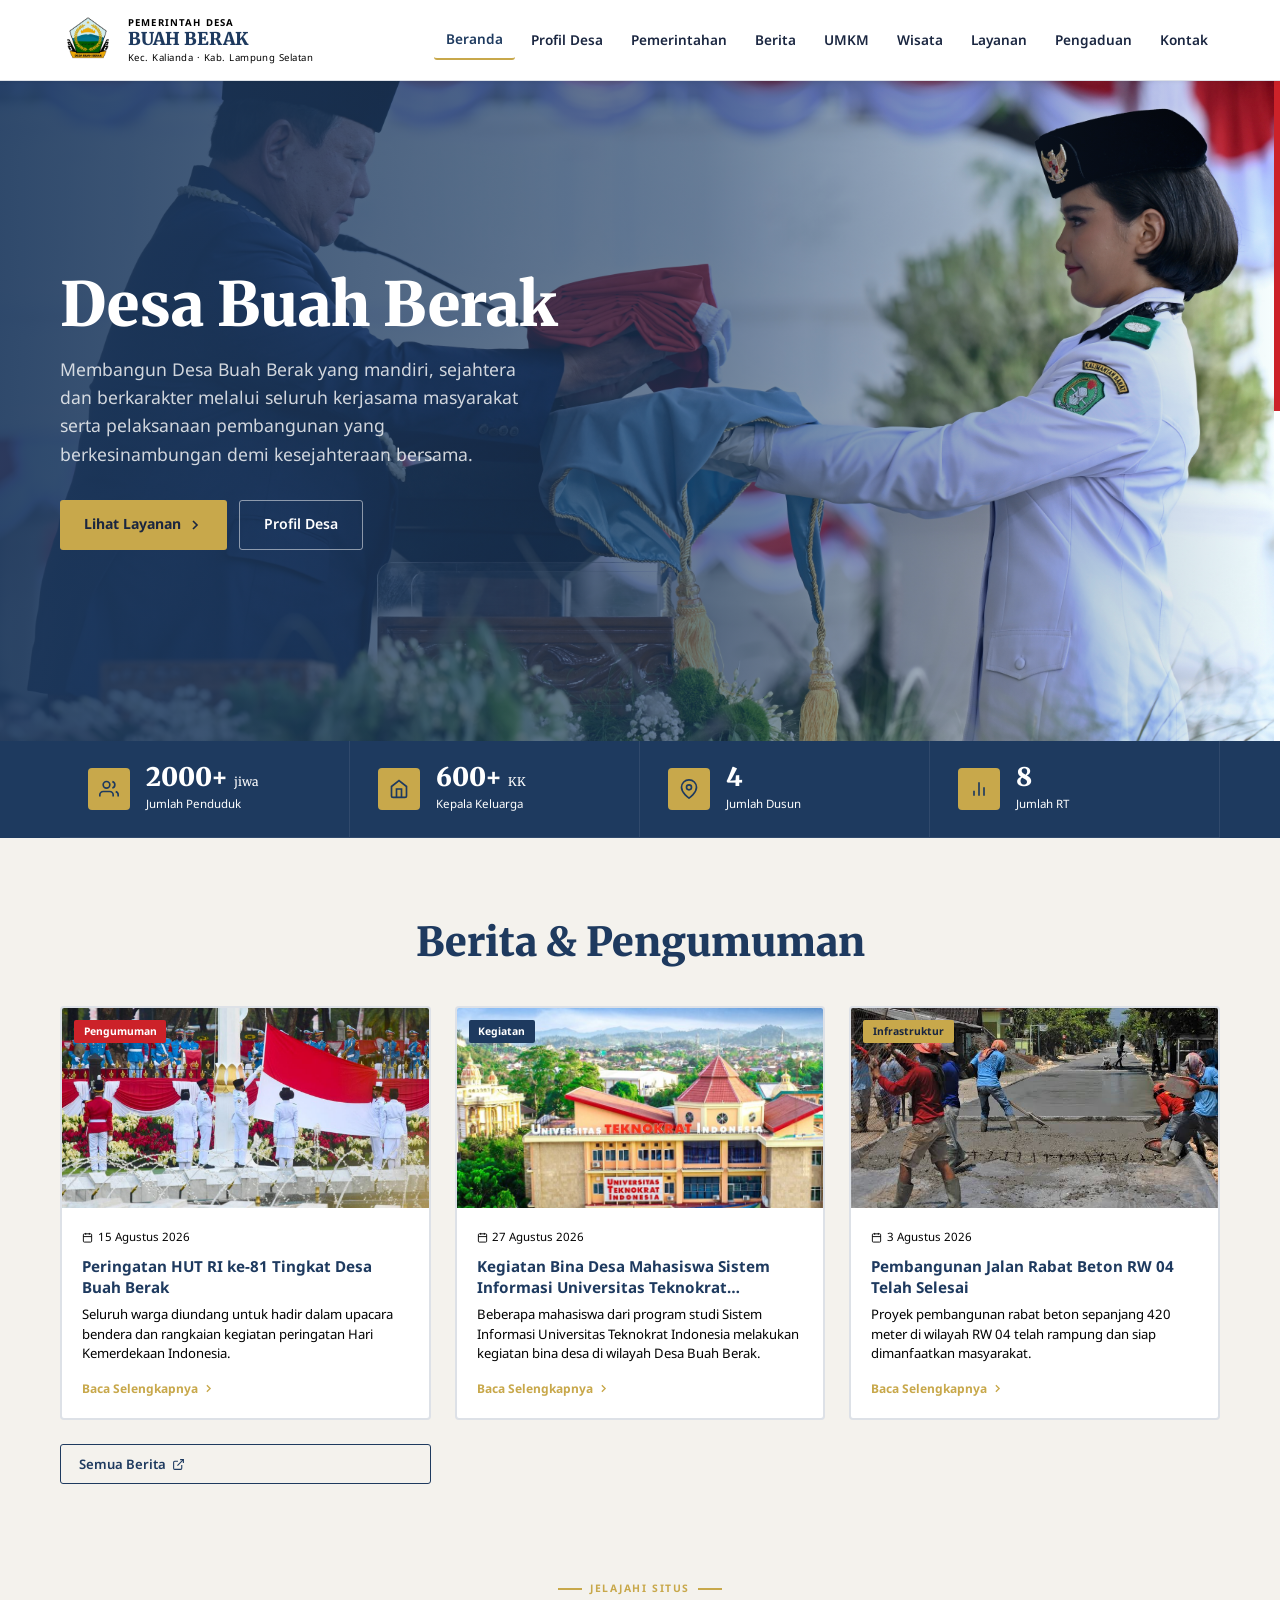
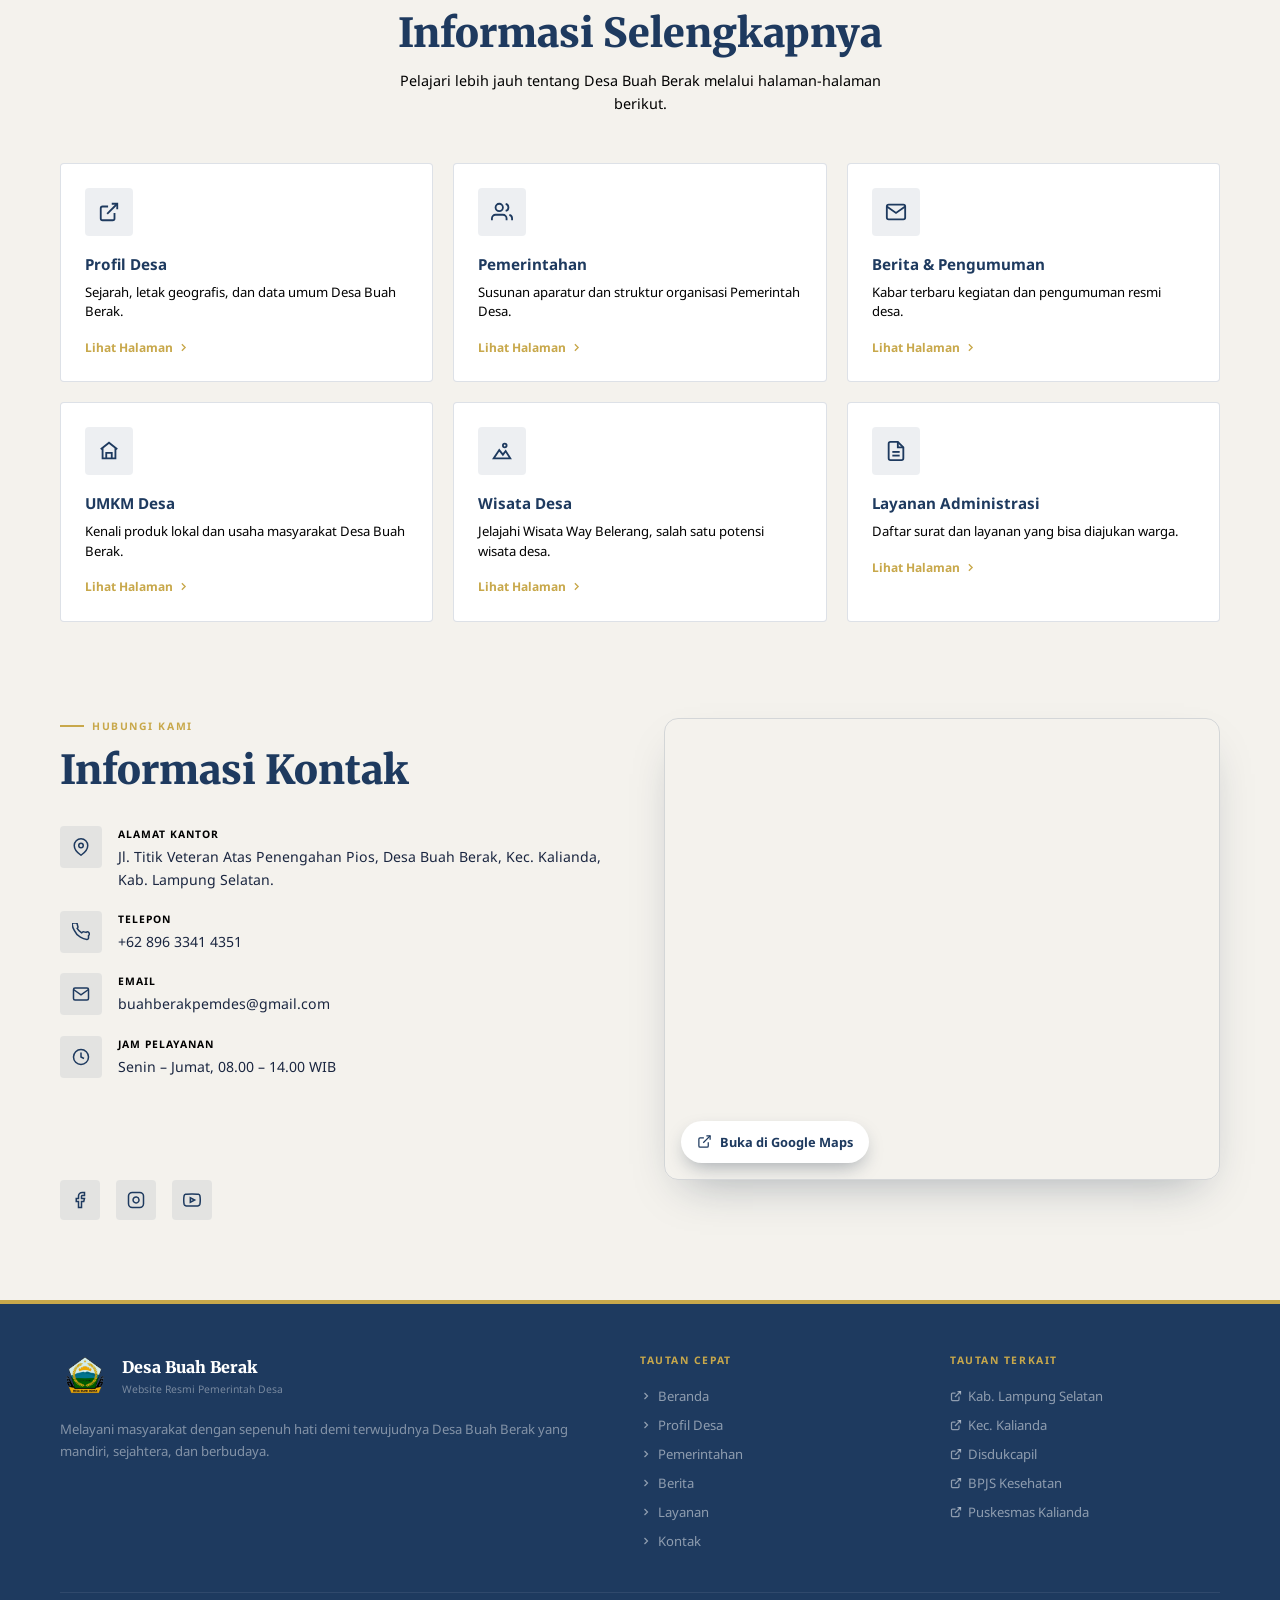
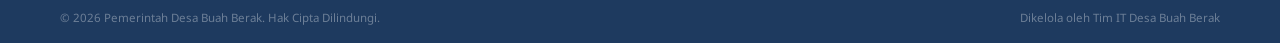
<file: index.html>
<!DOCTYPE html>
<html lang="id">
<head>
  <meta charset="UTF-8" />
  <meta name="viewport" content="width=device-width, initial-scale=1.0" />
  <title>Website Desa Buah Berak</title>
  <link rel="preconnect" href="https://fonts.googleapis.com" />
  <link rel="preconnect" href="https://fonts.gstatic.com" crossorigin />
  <link href="https://fonts.googleapis.com/css2?family=Merriweather:wght@400;700;900&family=Noto+Sans:wght@400;500;600;700&display=swap" rel="stylesheet" />
  <link rel="stylesheet" href="css/style.css" />
</head>
<body>

  <!-- ═══ HEADER ═══ -->
  <header class="header">
    <div class="container inner">
      <div class="logo-area">
        <img src="img/LogoDesaBuahBerak.png" alt="Logo Desa Buah Berak" />
        <div class="logo-text">
          <div class="kecamatan">Pemerintah Desa</div>
          <div class="desa-name">BUAH BERAK</div>
          <div class="sub">Kec. Kalianda &middot; Kab. Lampung Selatan</div>
        </div>
      </div>

      <nav class="nav">
        <a href="index.html#beranda" class="active">Beranda</a>
        <a href="profil.html">Profil Desa</a>
        <a href="pemerintahan.html">Pemerintahan</a>
        <a href="berita.html">Berita</a>
        <a href="umkm.html">UMKM</a>
        <a href="wisata.html">Wisata</a>
        <a href="layanan.html">Layanan</a>
        <a href="pengaduan.html">Pengaduan</a>
        <a href="index.html#kontak">Kontak</a>
      </nav>

      <button class="hamburger" id="hamburger" aria-label="Menu">
        <span></span><span></span><span></span>
      </button>
    </div>

    <nav class="mobile-nav" id="mobileNav">
      <a href="index.html#beranda" onclick="closeMobileNav()">Beranda</a>
      <a href="profil.html" onclick="closeMobileNav()">Profil Desa</a>
      <a href="pemerintahan.html" onclick="closeMobileNav()">Pemerintahan</a>
      <a href="berita.html" onclick="closeMobileNav()">Berita</a>
      <a href="umkm.html" onclick="closeMobileNav()">UMKM</a>
      <a href="wisata.html" onclick="closeMobileNav()">Wisata</a>
      <a href="layanan.html" onclick="closeMobileNav()">Layanan</a>
      <a href="index.html#kontak" onclick="closeMobileNav()">Kontak</a>
    </nav>
  </header>

<section class="hero" id="beranda">
    <img
      class="hero-img"
      src="img/profil.jpeg"
    />
    <div class="hero-overlay"></div>
    <div class="hero-stripe"><div class="red"></div><div class="white"></div></div>
    <div class="hero-content container">
      <div class="hero-inner">
        <h1>Desa Buah Berak</h1>
        <p>Membangun Desa Buah Berak yang mandiri, sejahtera dan berkarakter melalui seluruh kerjasama
           masyarakat serta pelaksanaan pembangunan yang berkesinambungan demi kesejahteraan bersama.</p>
        <div class="hero-btns">
          <a href="layanan.html" class="btn-primary">
            Lihat Layanan
            <svg viewBox="0 0 24 24" width="16" height="16" stroke="currentColor" fill="none" stroke-width="2.5"><polyline points="9 18 15 12 9 6"/></svg>
          </a>
          <a href="profil.html" class="btn-outline">Profil Desa</a>
        </div>
      </div>
    </div>
  </section>

<section class="stats">
    <div class="container">
      <div class="stats-grid">
        <!-- Penduduk -->
        <div class="stat-item">
          <div class="stat-icon">
            <svg viewBox="0 0 24 24"><path d="M17 21v-2a4 4 0 00-4-4H5a4 4 0 00-4 4v2"/><circle cx="9" cy="7" r="4"/><path d="M23 21v-2a4 4 0 00-3-3.87"/><path d="M16 3.13a4 4 0 010 7.75"/></svg>
          </div>
          <div>
            <div class="stat-val">2000+ <span class="stat-unit">jiwa</span></div>
            <div class="stat-label">Jumlah Penduduk</div>
          </div>
        </div>
        <!-- KK -->
        <div class="stat-item">
          <div class="stat-icon">
            <svg viewBox="0 0 24 24"><path d="M3 9l9-7 9 7v11a2 2 0 01-2 2H5a2 2 0 01-2-2z"/><polyline points="9 22 9 12 15 12 15 22"/></svg>
          </div>
          <div>
            <div class="stat-val">600+ <span class="stat-unit">KK</span></div>
            <div class="stat-label">Kepala Keluarga</div>
          </div>
        </div>
        <!-- Luas -->
        <div class="stat-item">
          <div class="stat-icon">
            <svg viewBox="0 0 24 24"><path d="M21 10c0 7-9 13-9 13S3 17 3 10a9 9 0 0118 0z"/><circle cx="12" cy="10" r="3"/></svg>
          </div>
          <div>
            <div class="stat-val">4</div>
            <div class="stat-label">Jumlah Dusun</div>
          </div>
        </div>
        <!-- RT/RW -->
        <div class="stat-item">
          <div class="stat-icon">
            <svg viewBox="0 0 24 24"><line x1="18" y1="20" x2="18" y2="10"/><line x1="12" y1="20" x2="12" y2="4"/><line x1="6" y1="20" x2="6" y2="14"/></svg>
          </div>
          <div>
            <div class="stat-val">8</div>
            <div class="stat-label">Jumlah RT</div>
          </div>
        </div>
      </div>
    </div>
  </section>

  <!-- ═══ BERITA TERBARU ═══ -->
<section class="berita-home" id="berita">
    <div class="container">
      <div class="berita-header" style="justify-content: center;">
        <div>
          <h2 class="section-title">Berita &amp; Pengumuman</h2>
        </div>
      </div>
      <div class="berita-grid">

        <article class="berita-card">
          <div class="berita-thumb">
            <img src="img/hut-ri.jpeg" alt="HUT RI ke-81" />
            <span class="berita-badge badge-pengumuman">Pengumuman</span>
          </div>
          <div class="berita-body">
            <div class="berita-date">
              <svg viewBox="0 0 24 24"><rect x="3" y="4" width="18" height="18" rx="2"/><line x1="16" y1="2" x2="16" y2="6"/><line x1="8" y1="2" x2="8" y2="6"/><line x1="3" y1="10" x2="21" y2="10"/></svg>
              15 Agustus 2026
            </div>
            <h3>Peringatan HUT RI ke-81 Tingkat Desa Buah Berak</h3>
            <p>Seluruh warga diundang untuk hadir dalam upacara bendera dan rangkaian kegiatan peringatan Hari Kemerdekaan Indonesia.</p>
            <a class="berita-more" href="berita-detail.html?id=hut-ri">Baca Selengkapnya <svg viewBox="0 0 24 24"><polyline points="9 18 15 12 9 6"/></svg></a>
          </div>
        </article>

        <article class="berita-card">
          <div class="berita-thumb">
            <img src="img/tekno.jpg" alt="Musyawarah Desa" />
            <span class="berita-badge badge-kegiatan">Kegiatan</span>
          </div>
          <div class="berita-body">
            <div class="berita-date">
              <svg viewBox="0 0 24 24"><rect x="3" y="4" width="18" height="18" rx="2"/><line x1="16" y1="2" x2="16" y2="6"/><line x1="8" y1="2" x2="8" y2="6"/><line x1="3" y1="10" x2="21" y2="10"/></svg>
              27 Agustus 2026
            </div>
            <h3>Kegiatan Bina Desa Mahasiswa Sistem Informasi Universitas Teknokrat Indonesia</h3>
            <p>Beberapa mahasiswa dari program studi Sistem Informasi Universitas Teknokrat Indonesia melakukan kegiatan bina desa di wilayah Desa Buah Berak.</p>
            <a class="berita-more" href="berita-detail.html?id=bina-desa">Baca Selengkapnya <svg viewBox="0 0 24 24"><polyline points="9 18 15 12 9 6"/></svg></a>
          </div>
        </article>

        <article class="berita-card">
          <div class="berita-thumb">
            <img src="img/jalan.jpeg" alt="Pembangunan Jalan" />
            <span class="berita-badge badge-infrastruktur">Infrastruktur</span>
          </div>
          <div class="berita-body">
            <div class="berita-date">
              <svg viewBox="0 0 24 24"><rect x="3" y="4" width="18" height="18" rx="2"/><line x1="16" y1="2" x2="16" y2="6"/><line x1="8" y1="2" x2="8" y2="6"/><line x1="3" y1="10" x2="21" y2="10"/></svg>
              3 Agustus 2026
            </div>
            <h3>Pembangunan Jalan Rabat Beton RW 04 Telah Selesai</h3>
            <p>Proyek pembangunan rabat beton sepanjang 420 meter di wilayah RW 04 telah rampung dan siap dimanfaatkan masyarakat.</p>
            <a class="berita-more" href="berita-detail.html?id=jalan-rabat">Baca Selengkapnya <svg viewBox="0 0 24 24"><polyline points="9 18 15 12 9 6"/></svg></a>
          </div>
        </article>
        <a href="berita.html" class="btn-semua">
          Semua Berita
          <svg viewBox="0 0 24 24"><path d="M18 13v6a2 2 0 01-2 2H5a2 2 0 01-2-2V8a2 2 0 012-2h6"/><polyline points="15 3 21 3 21 9"/><line x1="10" y1="14" x2="21" y2="3"/></svg>
        </a>
      </div>
    </div>
  </section>

  <!-- ═══ SEKILAS INFORMASI ═══ -->
  <section class="layanan" style="background:var(--bg);padding:1rem 0 1rem;">
    <div class="container">
      <div class="section-header">
        <div class="section-label" style="justify-content:center;">Jelajahi Situs</div>
        <h2 class="section-title">Informasi Selengkapnya</h2>
        <p>Pelajari lebih jauh tentang Desa Buah Berak melalui halaman-halaman berikut.</p>
      </div>
      <div class="layanan-grid">
        <a href="profil.html" class="layanan-card" style="display:block;">
          <div class="layanan-icon"><svg viewBox="0 0 24 24"><path d="M18 13v6a2 2 0 01-2 2H5a2 2 0 01-2-2V8a2 2 0 012-2h6"/><polyline points="15 3 21 3 21 9"/><line x1="10" y1="14" x2="21" y2="3"/></svg></div>
          <h3>Profil Desa</h3>
          <p>Sejarah, letak geografis, dan data umum Desa Buah Berak.</p>
          <div class="layanan-more">Lihat Halaman <svg viewBox="0 0 24 24"><polyline points="9 18 15 12 9 6"/></svg></div>
        </a>
        <a href="pemerintahan.html" class="layanan-card" style="display:block;">
          <div class="layanan-icon"><svg viewBox="0 0 24 24"><path d="M17 21v-2a4 4 0 00-4-4H5a4 4 0 00-4 4v2"/><circle cx="9" cy="7" r="4"/><path d="M23 21v-2a4 4 0 00-3-3.87"/><path d="M16 3.13a4 4 0 010 7.75"/></svg></div>
          <h3>Pemerintahan</h3>
          <p>Susunan aparatur dan struktur organisasi Pemerintah Desa.</p>
          <div class="layanan-more">Lihat Halaman <svg viewBox="0 0 24 24"><polyline points="9 18 15 12 9 6"/></svg></div>
        </a>
        <a href="berita.html" class="layanan-card" style="display:block;">
          <div class="layanan-icon"><svg viewBox="0 0 24 24"><path d="M4 4h16c1.1 0 2 .9 2 2v12c0 1.1-.9 2-2 2H4c-1.1 0-2-.9-2-2V6c0-1.1.9-2 2-2z"/><polyline points="22,6 12,13 2,6"/></svg></div>
          <h3>Berita &amp; Pengumuman</h3>
          <p>Kabar terbaru kegiatan dan pengumuman resmi desa.</p>
          <div class="layanan-more">Lihat Halaman <svg viewBox="0 0 24 24"><polyline points="9 18 15 12 9 6"/></svg></div>
        </a>
        <a href="umkm.html" class="layanan-card" style="display:block;">
          <div class="layanan-icon"><svg viewBox="0 0 24 24"><path d="M3 10l9-7 9 7"/><path d="M5 9v11h14V9"/><path d="M9 20v-6h6v6"/></svg></div>
          <h3>UMKM Desa</h3>
          <p>Kenali produk lokal dan usaha masyarakat Desa Buah Berak.</p>
          <div class="layanan-more">Lihat Halaman <svg viewBox="0 0 24 24"><polyline points="9 18 15 12 9 6"/></svg></div>
        </a>
        <a href="wisata.html" class="layanan-card" style="display:block;">
          <div class="layanan-icon"><svg viewBox="0 0 24 24"><path d="M3 20l6-9 4 5 3-4 5 8H3z"/><path d="M17 6a2 2 0 11-4 0 2 2 0 014 0z"/></svg></div>
          <h3>Wisata Desa</h3>
          <p>Jelajahi Wisata Way Belerang, salah satu potensi wisata desa.</p>
          <div class="layanan-more">Lihat Halaman <svg viewBox="0 0 24 24"><polyline points="9 18 15 12 9 6"/></svg></div>
        </a>
        <a href="layanan.html" class="layanan-card" style="display:block;">
          <div class="layanan-icon"><svg viewBox="0 0 24 24"><path d="M14 2H6a2 2 0 00-2 2v16a2 2 0 002 2h12a2 2 0 002-2V8z"/><polyline points="14 2 14 8 20 8"/><line x1="16" y1="13" x2="8" y2="13"/><line x1="16" y1="17" x2="8" y2="17"/></svg></div>
          <h3>Layanan Administrasi</h3>
          <p>Daftar surat dan layanan yang bisa diajukan warga.</p>
          <div class="layanan-more">Lihat Halaman <svg viewBox="0 0 24 24"><polyline points="9 18 15 12 9 6"/></svg></div>
        </a>
      </div>
    </div>
  </section>

<section class="kontak" id="kontak">
    <div class="container">
      <div class="kontak-grid">
        
        <!-- Info -->
        <div>
          <div class="section-label left"><span class="bar"></span> Hubungi Kami</div>
          <h2 class="section-title">Informasi Kontak</h2>
          <div class="kontak-info-items">
            <div class="kontak-item">
              <div class="kontak-icon"><svg viewBox="0 0 24 24"><path d="M21 10c0 7-9 13-9 13S3 17 3 10a9 9 0 0118 0z"/><circle cx="12" cy="10" r="3"/></svg></div>
              <div>
                <div class="kontak-label">Alamat Kantor</div>
                <div class="kontak-val">Jl. Titik Veteran Atas Penengahan Pios, Desa Buah Berak, Kec. Kalianda, Kab. Lampung Selatan.</div>
              </div>
            </div>
            <div class="kontak-item">
              <div class="kontak-icon"><svg viewBox="0 0 24 24"><path d="M22 16.92v3a2 2 0 01-2.18 2 19.79 19.79 0 01-8.63-3.07A19.5 19.5 0 013.07 9.8 19.79 19.79 0 01.15 1.18 2 2 0 012.11 0h3a2 2 0 012 1.72c.127.96.361 1.903.7 2.81a2 2 0 01-.45 2.11L6.91 7.09a16 16 0 006 6l.86-.86a2 2 0 012.11-.45c.907.339 1.85.573 2.81.7A2 2 0 0122 16.92z"/></svg></div>
              <div>
                <div class="kontak-label">Telepon</div>
                <div class="kontak-val">+62 896 3341 4351</div>
              </div>
            </div>
            <div class="kontak-item">
              <div class="kontak-icon"><svg viewBox="0 0 24 24"><path d="M4 4h16c1.1 0 2 .9 2 2v12c0 1.1-.9 2-2 2H4c-1.1 0-2-.9-2-2V6c0-1.1.9-2 2-2z"/><polyline points="22,6 12,13 2,6"/></svg></div>
              <div>
                <div class="kontak-label">Email</div>
                <div class="kontak-val">buahberakpemdes@gmail.com</div>
              </div>
            </div>
              
          <div class="kontak-item">
              <div class="kontak-icon"><svg viewBox="0 0 24 24"><circle cx="12" cy="12" r="10"/><polyline points="12 6 12 12 16 14"/></svg></div>
              <div>
                <div class="kontak-label">Jam Pelayanan</div>
                <div class="kontak-val">Senin – Jumat, 08.00 – 14.00 WIB</div>
              </div>
            </div>
          </div>
          <div class="sosmed">
          </div>
        </div>

        <!-- Peta Lokasi -->
        <div class="map-card">
          <iframe title="Peta Lokasi Desa Buah Berak" loading="lazy" src="https://www.google.com/maps?q=Buah%20Berak%2C%20Kalianda%2C%20Lampung%20Selatan&output=embed"></iframe>
          <a href="https://www.google.com/maps?q=Buah+Berak,+Kalianda,+Lampung+Selatan" target="_blank" rel="noopener" class="map-badge">
            <svg viewBox="0 0 24 24"><path d="M18 13v6a2 2 0 01-2 2H5a2 2 0 01-2-2V8a2 2 0 012-2h6"/><polyline points="15 3 21 3 21 9"/><line x1="10" y1="14" x2="21" y2="3"/></svg>
            Buka di Google Maps
          </a>
        </div>
      </div>
        <div class="sosmed">
            <a href="#" class="sosmed-btn" aria-label="Facebook">
              <svg viewBox="0 0 24 24"><path d="M18 2h-3a5 5 0 00-5 5v3H7v4h3v8h4v-8h3l1-4h-4V7a1 1 0 011-1h3z"/></svg>
            </a>
            <a href="#" class="sosmed-btn" aria-label="Instagram">
              <svg viewBox="0 0 24 24"><rect x="2" y="2" width="20" height="20" rx="5"/><path d="M16 11.37A4 4 0 1112.63 8 4 4 0 0116 11.37z"/><line x1="17.5" y1="6.5" x2="17.51" y2="6.5"/></svg>
            </a>
            <a href="#" class="sosmed-btn" aria-label="YouTube">
              <svg viewBox="0 0 24 24"><path d="M22.54 6.42a2.78 2.78 0 00-1.95-1.96C18.88 4 12 4 12 4s-6.88 0-8.59.46A2.78 2.78 0 001.46 6.42 29 29 0 001 12a29 29 0 00.46 5.58 2.78 2.78 0 001.95 1.96C5.12 20 12 20 12 20s6.88 0 8.59-.46a2.78 2.78 0 001.95-1.96A29 29 0 0023 12a29 29 0 00-.46-5.58z"/><polygon points="9.75 15.02 15.5 12 9.75 8.98 9.75 15.02"/></svg>
            </a>
          </div>
        </div>
  </section>

<!-- ═══ FOOTER ═══ -->
  <footer class="footer">
    <div class="container">
      <div class="footer-grid">
        <!-- Brand -->
        <div>
          <div class="footer-brand">
            <img src="img/LogoDesaBuahBerak.png" alt="Logo Desa Buah Berak" />
            <div>
              <div class="footer-brand-name">Desa Buah Berak</div>
              <div class="footer-brand-sub">Website Resmi Pemerintah Desa</div>
            </div>
          </div>
          <p class="footer-desc">Melayani masyarakat dengan sepenuh hati demi terwujudnya Desa Buah Berak yang mandiri, sejahtera, dan berbudaya.</p>
        </div>
        <!-- Tautan cepat -->
        <div>
          <div class="footer-heading">Tautan Cepat</div>
          <ul class="footer-links">
            <li><a href="index.html#beranda"><svg viewBox="0 0 24 24"><polyline points="9 18 15 12 9 6"/></svg> Beranda</a></li>
            <li><a href="profil.html"><svg viewBox="0 0 24 24"><polyline points="9 18 15 12 9 6"/></svg> Profil Desa</a></li>
            <li><a href="pemerintahan.html"><svg viewBox="0 0 24 24"><polyline points="9 18 15 12 9 6"/></svg> Pemerintahan</a></li>
            <li><a href="berita.html"><svg viewBox="0 0 24 24"><polyline points="9 18 15 12 9 6"/></svg> Berita</a></li>
            <li><a href="layanan.html"><svg viewBox="0 0 24 24"><polyline points="9 18 15 12 9 6"/></svg> Layanan</a></li>
            <li><a href="index.html#kontak"><svg viewBox="0 0 24 24"><polyline points="9 18 15 12 9 6"/></svg> Kontak</a></li>
          </ul>
        </div>
        <!-- Tautan terkait -->
        <div>
          <div class="footer-heading">Tautan Terkait</div>
          <ul class="footer-links">
            <li><a href="#"><svg viewBox="0 0 24 24"><path d="M18 13v6a2 2 0 01-2 2H5a2 2 0 01-2-2V8a2 2 0 012-2h6"/><polyline points="15 3 21 3 21 9"/><line x1="10" y1="14" x2="21" y2="3"/></svg> Kab. Lampung Selatan</a></li>
            <li><a href="#"><svg viewBox="0 0 24 24"><path d="M18 13v6a2 2 0 01-2 2H5a2 2 0 01-2-2V8a2 2 0 012-2h6"/><polyline points="15 3 21 3 21 9"/><line x1="10" y1="14" x2="21" y2="3"/></svg> Kec. Kalianda</a></li>
            <li><a href="#"><svg viewBox="0 0 24 24"><path d="M18 13v6a2 2 0 01-2 2H5a2 2 0 01-2-2V8a2 2 0 012-2h6"/><polyline points="15 3 21 3 21 9"/><line x1="10" y1="14" x2="21" y2="3"/></svg> Disdukcapil</a></li>
            <li><a href="#"><svg viewBox="0 0 24 24"><path d="M18 13v6a2 2 0 01-2 2H5a2 2 0 01-2-2V8a2 2 0 012-2h6"/><polyline points="15 3 21 3 21 9"/><line x1="10" y1="14" x2="21" y2="3"/></svg> BPJS Kesehatan</a></li>
            <li><a href="#"><svg viewBox="0 0 24 24"><path d="M18 13v6a2 2 0 01-2 2H5a2 2 0 01-2-2V8a2 2 0 012-2h6"/><polyline points="15 3 21 3 21 9"/><line x1="10" y1="14" x2="21" y2="3"/></svg> Puskesmas Kalianda</a></li>
          </ul>
        </div>
      </div>

      <div class="footer-bottom">
        <span>© 2026 Pemerintah Desa Buah Berak. Hak Cipta Dilindungi.</span>
        <span>Dikelola oleh Tim IT Desa Buah Berak</span>
      </div>
    </div>
  </footer>

  <script src="js/script.js"></script>

</body>
</html>
</file>
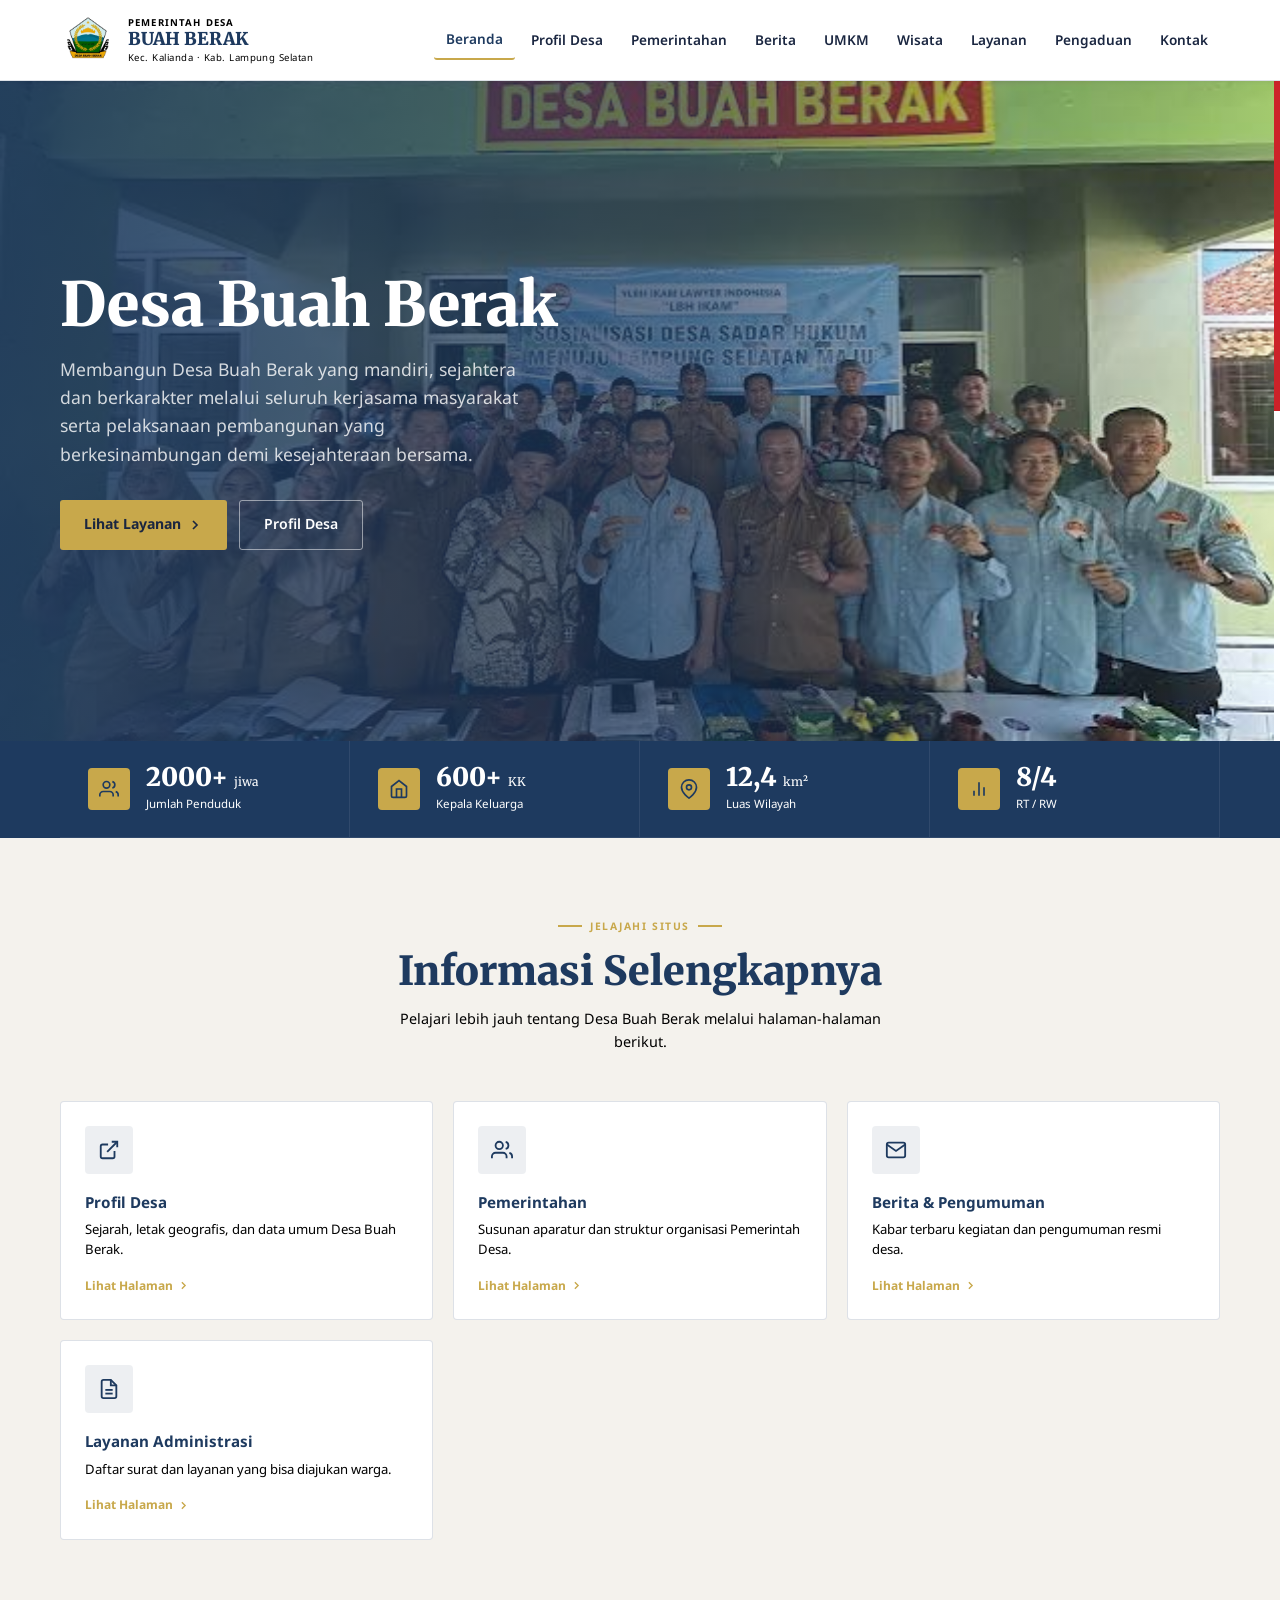
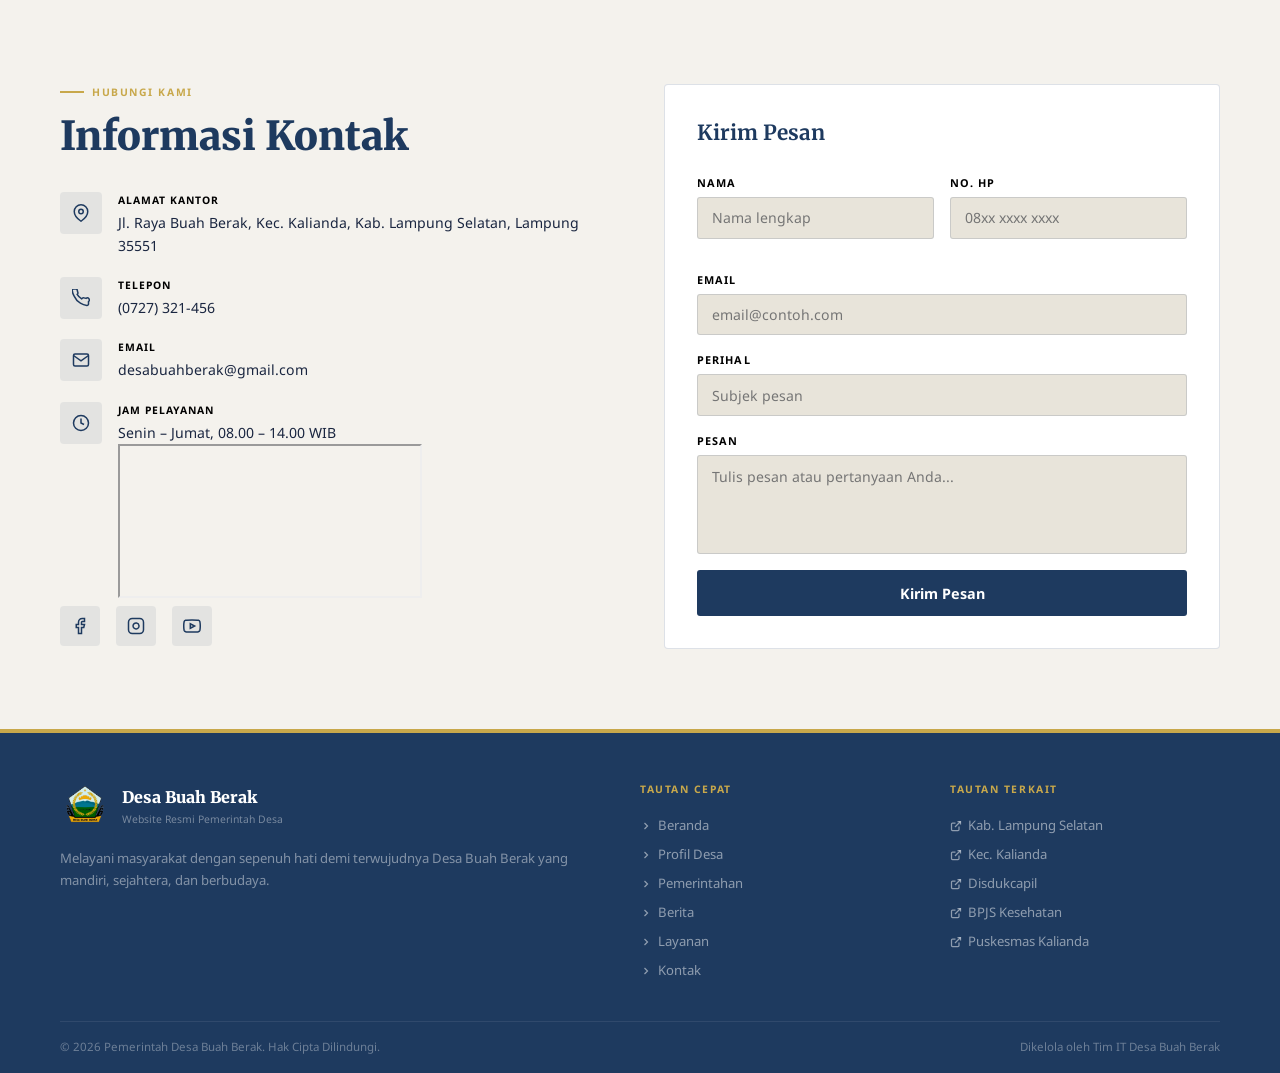
<file: beranda.html>
<!DOCTYPE html>
<html lang="id">
<head>
  <meta charset="UTF-8" />
  <meta name="viewport" content="width=device-width, initial-scale=1.0" />
  <title>Website Resmi Desa Buah Berak – Kec. Kalianda, Kab. Lampung Selatan</title>
  <link rel="preconnect" href="https://fonts.googleapis.com" />
  <link rel="preconnect" href="https://fonts.gstatic.com" crossorigin />
  <link href="https://fonts.googleapis.com/css2?family=Merriweather:wght@400;700;900&family=Noto+Sans:wght@400;500;600;700&display=swap" rel="stylesheet" />
  <link rel="stylesheet" href="css/style.css" />
</head>
<body>

  <!-- ═══ HEADER ═══ -->
  <header class="header">
    <div class="container inner">
      <div class="logo-area">
        <img src="img/LogoDesaBuahBerak.png" alt="Logo Desa Buah Berak" />
        <div class="logo-text">
          <div class="kecamatan">Pemerintah Desa</div>
          <div class="desa-name">BUAH BERAK</div>
          <div class="sub">Kec. Kalianda &middot; Kab. Lampung Selatan</div>
        </div>
      </div>

      <nav class="nav">
        <a href="index.html#beranda" class="active">Beranda</a>
        <a href="profil.html">Profil Desa</a>
        <a href="pemerintahan.html">Pemerintahan</a>
        <a href="berita.html">Berita</a>
        <a href="umkm.html">UMKM</a>
        <a href="wisata.html">Wisata</a>
        <a href="layanan.html">Layanan</a>
        <a href="pengaduan.html">Pengaduan</a>
        <a href="index.html#kontak">Kontak</a>
      </nav>

      <button class="hamburger" id="hamburger" aria-label="Menu">
        <span></span><span></span><span></span>
      </button>
    </div>

    <nav class="mobile-nav" id="mobileNav">
      <a href="index.html#beranda" onclick="closeMobileNav()">Beranda</a>
      <a href="profil.html" onclick="closeMobileNav()">Profil Desa</a>
      <a href="pemerintahan.html" onclick="closeMobileNav()">Pemerintahan</a>
      <a href="berita.html" onclick="closeMobileNav()">Berita</a>
      <a href="umkm.html" onclick="closeMobileNav()">UMKM</a>
      <a href="wisata.html" onclick="closeMobileNav()">Wisata</a>
      <a href="layanan.html" onclick="closeMobileNav()">Layanan</a>
      <a href="index.html#kontak" onclick="closeMobileNav()">Kontak</a>
    </nav>
  </header>

<section class="hero" id="beranda">
    <img
      class="hero-img"
      src="img/profil-desa.jpeg"
    />
    <div class="hero-overlay"></div>
    <div class="hero-stripe"><div class="red"></div><div class="white"></div></div>
    <div class="hero-content container">
      <div class="hero-inner">
        <h1>Desa Buah Berak</h1>
        <p>Membangun Desa Buah Berak yang mandiri, sejahtera dan berkarakter melalui seluruh kerjasama
           masyarakat serta pelaksanaan pembangunan yang berkesinambungan demi kesejahteraan bersama.</p>
        <div class="hero-btns">
          <a href="#layanan" class="btn-primary">
            Lihat Layanan
            <svg viewBox="0 0 24 24" width="16" height="16" stroke="currentColor" fill="none" stroke-width="2.5"><polyline points="9 18 15 12 9 6"/></svg>
          </a>
          <a href="profil.html" class="btn-outline">Profil Desa</a>
        </div>
      </div>
    </div>
  </section>

<section class="stats">
    <div class="container">
      <div class="stats-grid">
        <!-- Penduduk -->
        <div class="stat-item">
          <div class="stat-icon">
            <svg viewBox="0 0 24 24"><path d="M17 21v-2a4 4 0 00-4-4H5a4 4 0 00-4 4v2"/><circle cx="9" cy="7" r="4"/><path d="M23 21v-2a4 4 0 00-3-3.87"/><path d="M16 3.13a4 4 0 010 7.75"/></svg>
          </div>
          <div>
            <div class="stat-val">2000+ <span class="stat-unit">jiwa</span></div>
            <div class="stat-label">Jumlah Penduduk</div>
          </div>
        </div>
        <!-- KK -->
        <div class="stat-item">
          <div class="stat-icon">
            <svg viewBox="0 0 24 24"><path d="M3 9l9-7 9 7v11a2 2 0 01-2 2H5a2 2 0 01-2-2z"/><polyline points="9 22 9 12 15 12 15 22"/></svg>
          </div>
          <div>
            <div class="stat-val">600+ <span class="stat-unit">KK</span></div>
            <div class="stat-label">Kepala Keluarga</div>
          </div>
        </div>
        <!-- Luas -->
        <div class="stat-item">
          <div class="stat-icon">
            <svg viewBox="0 0 24 24"><path d="M21 10c0 7-9 13-9 13S3 17 3 10a9 9 0 0118 0z"/><circle cx="12" cy="10" r="3"/></svg>
          </div>
          <div>
            <div class="stat-val">12,4 <span class="stat-unit">km²</span></div>
            <div class="stat-label">Luas Wilayah</div>
          </div>
        </div>
        <!-- RT/RW -->
        <div class="stat-item">
          <div class="stat-icon">
            <svg viewBox="0 0 24 24"><line x1="18" y1="20" x2="18" y2="10"/><line x1="12" y1="20" x2="12" y2="4"/><line x1="6" y1="20" x2="6" y2="14"/></svg>
          </div>
          <div>
            <div class="stat-val">8/4</div>
            <div class="stat-label">RT / RW</div>
          </div>
        </div>
      </div>
    </div>
  </section>

  <!-- ═══ SEKILAS INFORMASI ═══ -->
  <section class="layanan" style="background:var(--bg);padding:5rem 0 4rem;">
    <div class="container">
      <div class="section-header">
        <div class="section-label" style="justify-content:center;">Jelajahi Situs</div>
        <h2 class="section-title">Informasi Selengkapnya</h2>
        <p>Pelajari lebih jauh tentang Desa Buah Berak melalui halaman-halaman berikut.</p>
      </div>
      <div class="layanan-grid">
        <a href="profil.html" class="layanan-card" style="display:block;">
          <div class="layanan-icon"><svg viewBox="0 0 24 24"><path d="M18 13v6a2 2 0 01-2 2H5a2 2 0 01-2-2V8a2 2 0 012-2h6"/><polyline points="15 3 21 3 21 9"/><line x1="10" y1="14" x2="21" y2="3"/></svg></div>
          <h3>Profil Desa</h3>
          <p>Sejarah, letak geografis, dan data umum Desa Buah Berak.</p>
          <div class="layanan-more">Lihat Halaman <svg viewBox="0 0 24 24"><polyline points="9 18 15 12 9 6"/></svg></div>
        </a>
        <a href="pemerintahan.html" class="layanan-card" style="display:block;">
          <div class="layanan-icon"><svg viewBox="0 0 24 24"><path d="M17 21v-2a4 4 0 00-4-4H5a4 4 0 00-4 4v2"/><circle cx="9" cy="7" r="4"/><path d="M23 21v-2a4 4 0 00-3-3.87"/><path d="M16 3.13a4 4 0 010 7.75"/></svg></div>
          <h3>Pemerintahan</h3>
          <p>Susunan aparatur dan struktur organisasi Pemerintah Desa.</p>
          <div class="layanan-more">Lihat Halaman <svg viewBox="0 0 24 24"><polyline points="9 18 15 12 9 6"/></svg></div>
        </a>
        <a href="berita.html" class="layanan-card" style="display:block;">
          <div class="layanan-icon"><svg viewBox="0 0 24 24"><path d="M4 4h16c1.1 0 2 .9 2 2v12c0 1.1-.9 2-2 2H4c-1.1 0-2-.9-2-2V6c0-1.1.9-2 2-2z"/><polyline points="22,6 12,13 2,6"/></svg></div>
          <h3>Berita &amp; Pengumuman</h3>
          <p>Kabar terbaru kegiatan dan pengumuman resmi desa.</p>
          <div class="layanan-more">Lihat Halaman <svg viewBox="0 0 24 24"><polyline points="9 18 15 12 9 6"/></svg></div>
        </a>
        <a href="layanan.html" class="layanan-card" style="display:block;">
          <div class="layanan-icon"><svg viewBox="0 0 24 24"><path d="M14 2H6a2 2 0 00-2 2v16a2 2 0 002 2h12a2 2 0 002-2V8z"/><polyline points="14 2 14 8 20 8"/><line x1="16" y1="13" x2="8" y2="13"/><line x1="16" y1="17" x2="8" y2="17"/></svg></div>
          <h3>Layanan Administrasi</h3>
          <p>Daftar surat dan layanan yang bisa diajukan warga.</p>
          <div class="layanan-more">Lihat Halaman <svg viewBox="0 0 24 24"><polyline points="9 18 15 12 9 6"/></svg></div>
        </a>
      </div>
    </div>
  </section>

<section class="kontak" id="kontak">
    <div class="container">
      <div class="kontak-grid">
        <!-- Info -->
        <div>
          <div class="section-label left"><span class="bar"></span> Hubungi Kami</div>
          <h2 class="section-title">Informasi Kontak</h2>
          <div class="kontak-info-items">
            <div class="kontak-item">
              <div class="kontak-icon"><svg viewBox="0 0 24 24"><path d="M21 10c0 7-9 13-9 13S3 17 3 10a9 9 0 0118 0z"/><circle cx="12" cy="10" r="3"/></svg></div>
              <div>
                <div class="kontak-label">Alamat Kantor</div>
                <div class="kontak-val">Jl. Raya Buah Berak, Kec. Kalianda, Kab. Lampung Selatan, Lampung 35551</div>
              </div>
            </div>
            <div class="kontak-item">
              <div class="kontak-icon"><svg viewBox="0 0 24 24"><path d="M22 16.92v3a2 2 0 01-2.18 2 19.79 19.79 0 01-8.63-3.07A19.5 19.5 0 013.07 9.8 19.79 19.79 0 01.15 1.18 2 2 0 012.11 0h3a2 2 0 012 1.72c.127.96.361 1.903.7 2.81a2 2 0 01-.45 2.11L6.91 7.09a16 16 0 006 6l.86-.86a2 2 0 012.11-.45c.907.339 1.85.573 2.81.7A2 2 0 0122 16.92z"/></svg></div>
              <div>
                <div class="kontak-label">Telepon</div>
                <div class="kontak-val">(0727) 321-456</div>
              </div>
            </div>
            <div class="kontak-item">
              <div class="kontak-icon"><svg viewBox="0 0 24 24"><path d="M4 4h16c1.1 0 2 .9 2 2v12c0 1.1-.9 2-2 2H4c-1.1 0-2-.9-2-2V6c0-1.1.9-2 2-2z"/><polyline points="22,6 12,13 2,6"/></svg></div>
              <div>
                <div class="kontak-label">Email</div>
                <div class="kontak-val">desabuahberak@gmail.com</div>
              </div>
            </div>
            <div class="kontak-item">
              <div class="kontak-icon"><svg viewBox="0 0 24 24"><circle cx="12" cy="12" r="10"/><polyline points="12 6 12 12 16 14"/></svg></div>
              <div>
                <div class="kontak-label">Jam Pelayanan</div>
                <div class="kontak-val">Senin – Jumat, 08.00 – 14.00 WIB</div>
                <div class="rounded-xl overflow-hidden border border-white/15 aspect-video">
          <iframe title="Peta Lokasi Desa Buah Berak" class="w-full h-full" loading="lazy" src="https://www.google.com/maps?q=Buah%20Berak%2C%20Kalianda%2C%20Lampung%20Selatan&output=embed"></iframe>
        </div>
              </div>
            </div>
          </div>
          <div class="sosmed">
            <a href="#" class="sosmed-btn" aria-label="Facebook">
              <svg viewBox="0 0 24 24"><path d="M18 2h-3a5 5 0 00-5 5v3H7v4h3v8h4v-8h3l1-4h-4V7a1 1 0 011-1h3z"/></svg>
            </a>
            <a href="#" class="sosmed-btn" aria-label="Instagram">
              <svg viewBox="0 0 24 24"><rect x="2" y="2" width="20" height="20" rx="5"/><path d="M16 11.37A4 4 0 1112.63 8 4 4 0 0116 11.37z"/><line x1="17.5" y1="6.5" x2="17.51" y2="6.5"/></svg>
            </a>
            <a href="#" class="sosmed-btn" aria-label="YouTube">
              <svg viewBox="0 0 24 24"><path d="M22.54 6.42a2.78 2.78 0 00-1.95-1.96C18.88 4 12 4 12 4s-6.88 0-8.59.46A2.78 2.78 0 001.46 6.42 29 29 0 001 12a29 29 0 00.46 5.58 2.78 2.78 0 001.95 1.96C5.12 20 12 20 12 20s6.88 0 8.59-.46a2.78 2.78 0 001.95-1.96A29 29 0 0023 12a29 29 0 00-.46-5.58z"/><polygon points="9.75 15.02 15.5 12 9.75 8.98 9.75 15.02"/></svg>
            </a>
          </div>
        </div>

        <!-- Form -->
        <div class="form-card">
          <h3>Kirim Pesan</h3>
          <form onsubmit="handleForm(event)">
            <div class="form-row">
              <div class="form-group">
                <label>Nama</label>
                <input type="text" placeholder="Nama lengkap" required />
              </div>
              <div class="form-group">
                <label>No. HP</label>
                <input type="tel" placeholder="08xx xxxx xxxx" />
              </div>
            </div>
            <div class="form-group">
              <label>Email</label>
              <input type="email" placeholder="email@contoh.com" />
            </div>
            <div class="form-group">
              <label>Perihal</label>
              <input type="text" placeholder="Subjek pesan" required />
            </div>
            <div class="form-group">
              <label>Pesan</label>
              <textarea rows="4" placeholder="Tulis pesan atau pertanyaan Anda..." required></textarea>
            </div>
            <button type="submit" class="btn-submit">Kirim Pesan</button>
          </form>
        </div>
      </div>
    </div>
  </section>

<!-- ═══ FOOTER ═══ -->
  <footer class="footer">
    <div class="container">
      <div class="footer-grid">
        <!-- Brand -->
        <div>
          <div class="footer-brand">
            <img src="img/LogoDesaBuahBerak.png" alt="Logo Desa Buah Berak" />
            <div>
              <div class="footer-brand-name">Desa Buah Berak</div>
              <div class="footer-brand-sub">Website Resmi Pemerintah Desa</div>
            </div>
          </div>
          <p class="footer-desc">Melayani masyarakat dengan sepenuh hati demi terwujudnya Desa Buah Berak yang mandiri, sejahtera, dan berbudaya.</p>
        </div>
        <!-- Tautan cepat -->
        <div>
          <div class="footer-heading">Tautan Cepat</div>
          <ul class="footer-links">
            <li><a href="index.html#beranda"><svg viewBox="0 0 24 24"><polyline points="9 18 15 12 9 6"/></svg> Beranda</a></li>
            <li><a href="profil.html"><svg viewBox="0 0 24 24"><polyline points="9 18 15 12 9 6"/></svg> Profil Desa</a></li>
            <li><a href="pemerintahan.html"><svg viewBox="0 0 24 24"><polyline points="9 18 15 12 9 6"/></svg> Pemerintahan</a></li>
            <li><a href="berita.html"><svg viewBox="0 0 24 24"><polyline points="9 18 15 12 9 6"/></svg> Berita</a></li>
            <li><a href="layanan.html"><svg viewBox="0 0 24 24"><polyline points="9 18 15 12 9 6"/></svg> Layanan</a></li>
            <li><a href="index.html#kontak"><svg viewBox="0 0 24 24"><polyline points="9 18 15 12 9 6"/></svg> Kontak</a></li>
          </ul>
        </div>
        <!-- Tautan terkait -->
        <div>
          <div class="footer-heading">Tautan Terkait</div>
          <ul class="footer-links">
            <li><a href="#"><svg viewBox="0 0 24 24"><path d="M18 13v6a2 2 0 01-2 2H5a2 2 0 01-2-2V8a2 2 0 012-2h6"/><polyline points="15 3 21 3 21 9"/><line x1="10" y1="14" x2="21" y2="3"/></svg> Kab. Lampung Selatan</a></li>
            <li><a href="#"><svg viewBox="0 0 24 24"><path d="M18 13v6a2 2 0 01-2 2H5a2 2 0 01-2-2V8a2 2 0 012-2h6"/><polyline points="15 3 21 3 21 9"/><line x1="10" y1="14" x2="21" y2="3"/></svg> Kec. Kalianda</a></li>
            <li><a href="#"><svg viewBox="0 0 24 24"><path d="M18 13v6a2 2 0 01-2 2H5a2 2 0 01-2-2V8a2 2 0 012-2h6"/><polyline points="15 3 21 3 21 9"/><line x1="10" y1="14" x2="21" y2="3"/></svg> Disdukcapil</a></li>
            <li><a href="#"><svg viewBox="0 0 24 24"><path d="M18 13v6a2 2 0 01-2 2H5a2 2 0 01-2-2V8a2 2 0 012-2h6"/><polyline points="15 3 21 3 21 9"/><line x1="10" y1="14" x2="21" y2="3"/></svg> BPJS Kesehatan</a></li>
            <li><a href="#"><svg viewBox="0 0 24 24"><path d="M18 13v6a2 2 0 01-2 2H5a2 2 0 01-2-2V8a2 2 0 012-2h6"/><polyline points="15 3 21 3 21 9"/><line x1="10" y1="14" x2="21" y2="3"/></svg> Puskesmas Kalianda</a></li>
          </ul>
        </div>
      </div>

      <div class="footer-bottom">
        <span>© 2026 Pemerintah Desa Buah Berak. Hak Cipta Dilindungi.</span>
        <span>Dikelola oleh Tim IT Desa Buah Berak</span>
      </div>
    </div>
  </footer>

  <script src="js/script.js"></script>

</body>
</html>
</file>
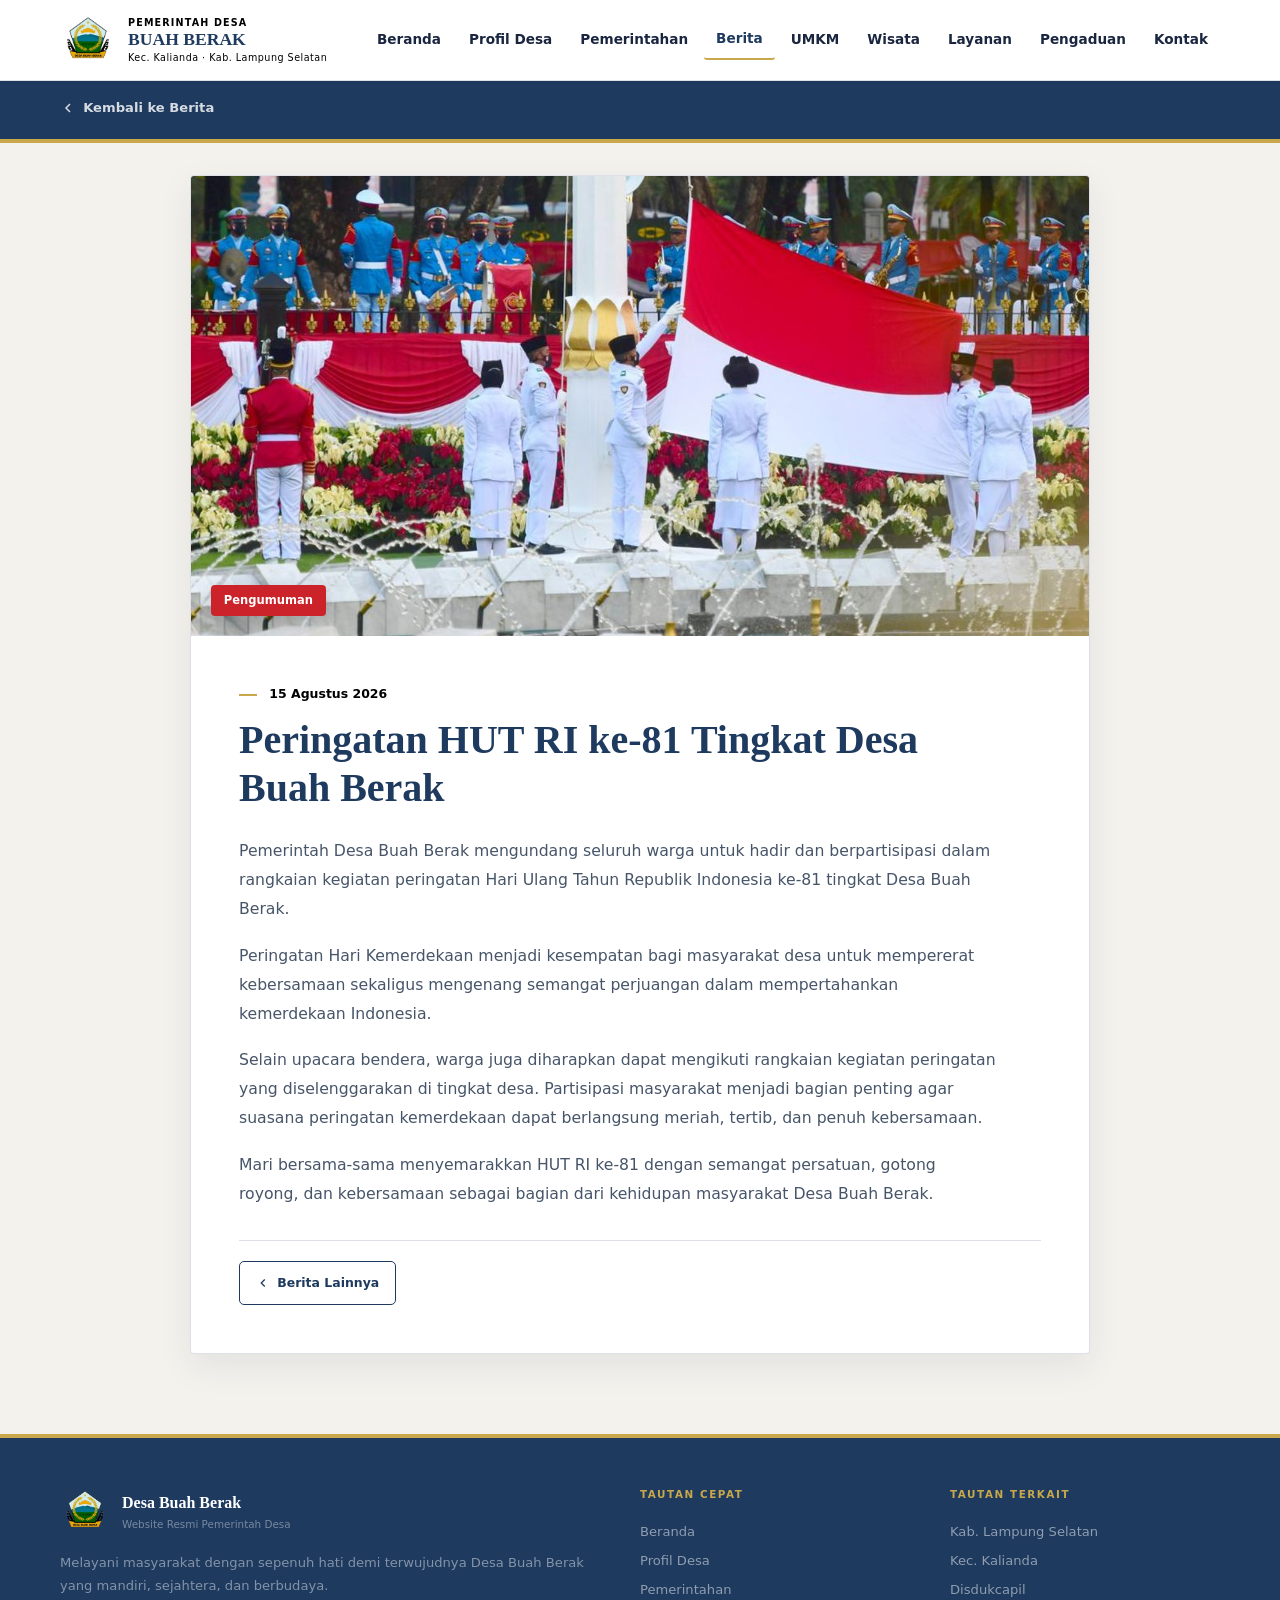
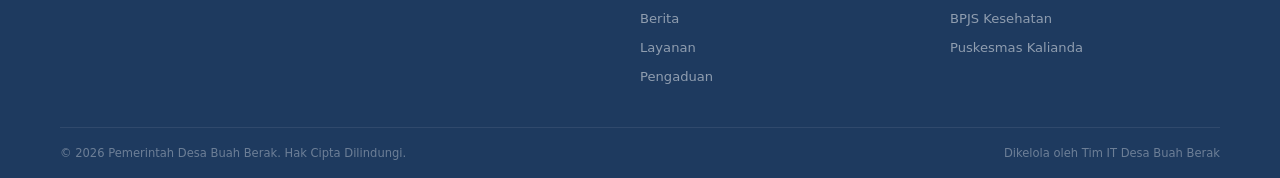
<file: berita-detail.html>
<!DOCTYPE html>
<html lang="id">
<head>
  <meta charset="UTF-8" />
  <meta name="viewport" content="width=device-width, initial-scale=1.0" />
  <title>Detail Berita — Desa Buah Berak</title>
  <link rel="stylesheet" href="css/style.css" />
</head>
<body>

  <!-- HEADER -->
  <header class="header">
    <div class="container inner">
      <div class="logo-area">
        <img src="img/LogoDesaBuahBerak.png" alt="Logo Desa Buah Berak" />
        <div class="logo-text">
          <div class="kecamatan">Pemerintah Desa</div>
          <div class="desa-name">BUAH BERAK</div>
          <div class="sub">Kec. Kalianda &middot; Kab. Lampung Selatan</div>
        </div>
      </div>

      <nav class="nav">
        <a href="index.html#beranda">Beranda</a>
        <a href="profil.html">Profil Desa</a>
        <a href="pemerintahan.html">Pemerintahan</a>
        <a href="berita.html" class="active">Berita</a>
        <a href="umkm.html">UMKM</a>
        <a href="wisata.html">Wisata</a>
        <a href="layanan.html">Layanan</a>
        <a href="pengaduan.html">Pengaduan</a>
        <a href="index.html#kontak">Kontak</a>
      </nav>

      <button class="hamburger" id="hamburger" aria-label="Menu">
        <span></span><span></span><span></span>
      </button>
    </div>

    <nav class="mobile-nav" id="mobileNav">
      <a href="index.html#beranda" onclick="closeMobileNav()">Beranda</a>
      <a href="profil.html" onclick="closeMobileNav()">Profil Desa</a>
      <a href="pemerintahan.html" onclick="closeMobileNav()">Pemerintahan</a>
      <a href="berita.html" onclick="closeMobileNav()">Berita</a>
      <a href="umkm.html" onclick="closeMobileNav()">UMKM</a>
      <a href="wisata.html" onclick="closeMobileNav()">Wisata</a>
      <a href="layanan.html" onclick="closeMobileNav()">Layanan</a>
      <a href="pengaduan.html" onclick="closeMobileNav()">Pengaduan</a>
      <a href="index.html#kontak" onclick="closeMobileNav()">Kontak</a>
    </nav>
  </header>

  <main>
    <section class="berita-detail-hero">
      <div class="container">
        <a class="berita-detail-back" href="berita.html">
          <svg viewBox="0 0 24 24"><polyline points="15 18 9 12 15 6"/></svg>
          Kembali ke Berita
        </a>
      </div>
    </section>

    <section class="berita-detail-section">
      <div class="container">
        <article class="berita-detail-card">
          <div class="berita-detail-image-wrap">
            <img id="detailImage" src="" alt="" class="berita-detail-image" />
            <span id="detailCategory" class="berita-detail-badge"></span>
          </div>

          <div class="berita-detail-content">
            <div class="berita-detail-meta">
              <span id="detailDate"></span>
            </div>
            <h1 id="detailTitle"></h1>
            <div id="detailBody" class="berita-detail-body"></div>

            <div class="berita-detail-footer">
              <a href="berita.html" class="btn-detail-secondary">
                <svg viewBox="0 0 24 24"><polyline points="15 18 9 12 15 6"/></svg>
                Berita Lainnya
              </a>
            </div>
          </div>
        </article>
      </div>
    </section>
  </main>

  <footer class="footer">
    <div class="container">
      <div class="footer-grid">
        <div>
          <div class="footer-brand">
            <img src="img/LogoDesaBuahBerak.png" alt="Logo Desa Buah Berak" />
            <div>
              <div class="footer-brand-name">Desa Buah Berak</div>
              <div class="footer-brand-sub">Website Resmi Pemerintah Desa</div>
            </div>
          </div>
          <p class="footer-desc">Melayani masyarakat dengan sepenuh hati demi terwujudnya Desa Buah Berak yang mandiri, sejahtera, dan berbudaya.</p>
        </div>

        <div>
          <div class="footer-heading">Tautan Cepat</div>
          <ul class="footer-links">
            <li><a href="index.html#beranda">Beranda</a></li>
            <li><a href="profil.html">Profil Desa</a></li>
            <li><a href="pemerintahan.html">Pemerintahan</a></li>
            <li><a href="berita.html">Berita</a></li>
            <li><a href="layanan.html">Layanan</a></li>
            <li><a href="pengaduan.html">Pengaduan</a></li>
          </ul>
        </div>

        <div>
          <div class="footer-heading">Tautan Terkait</div>
          <ul class="footer-links">
            <li><a href="#">Kab. Lampung Selatan</a></li>
            <li><a href="#">Kec. Kalianda</a></li>
            <li><a href="#">Disdukcapil</a></li>
            <li><a href="#">BPJS Kesehatan</a></li>
            <li><a href="#">Puskesmas Kalianda</a></li>
          </ul>
        </div>
      </div>

      <div class="footer-bottom">
        <span>© 2026 Pemerintah Desa Buah Berak. Hak Cipta Dilindungi.</span>
        <span>Dikelola oleh Tim IT Desa Buah Berak</span>
      </div>
    </div>
  </footer>

  <script src="js/script.js"></script>
  <script src="js/berita.js"></script>
</body>
</html>
</file>
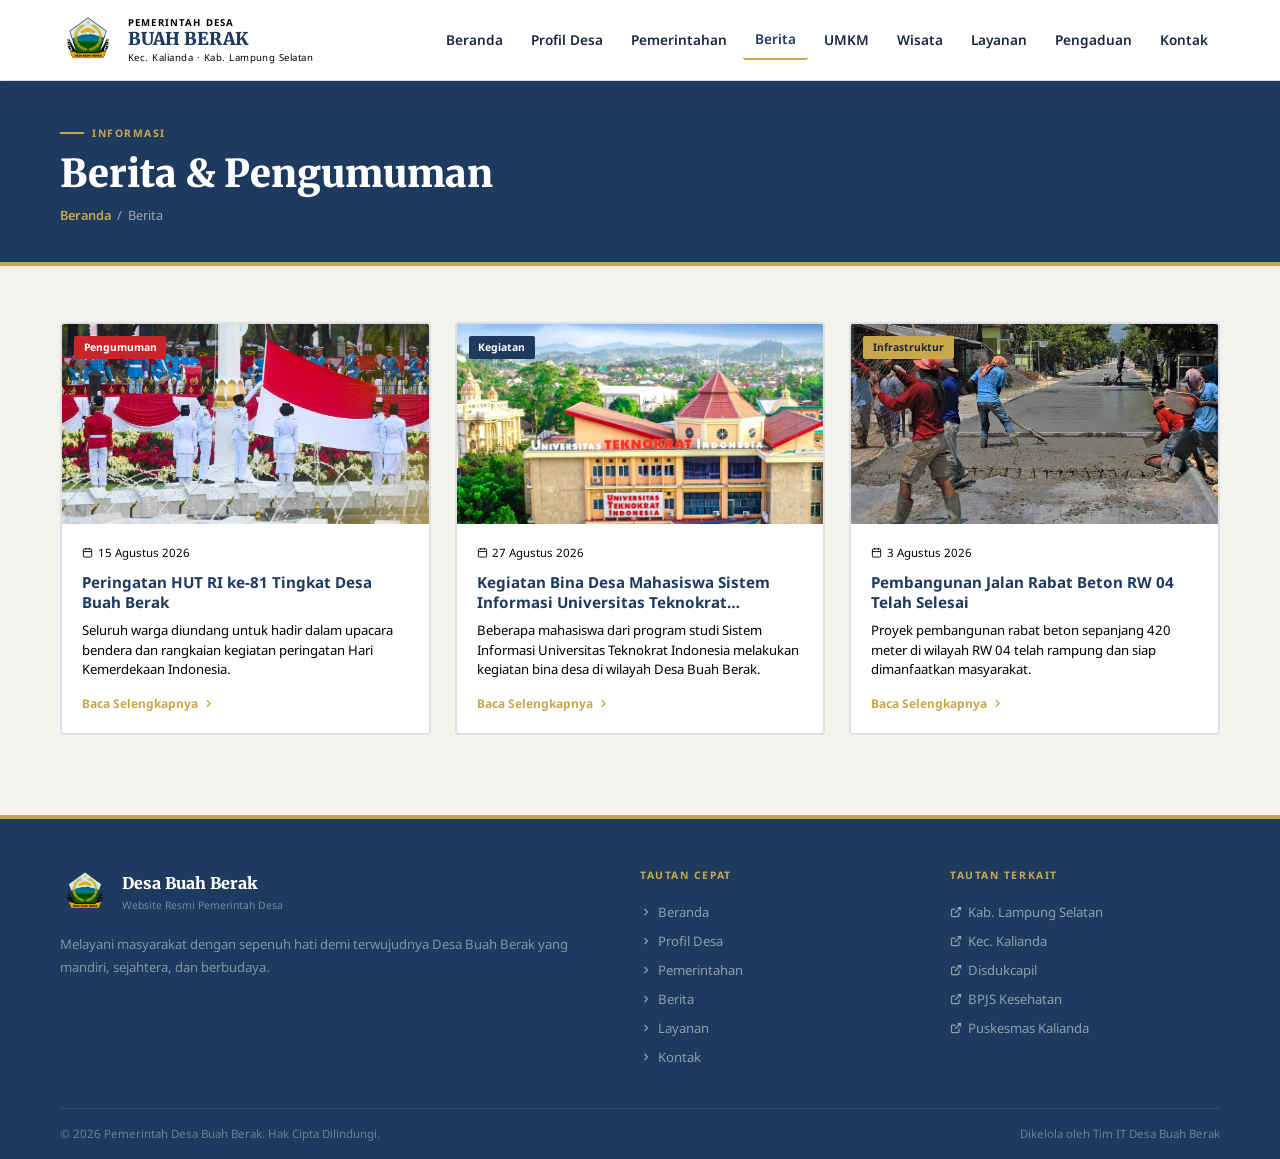
<file: berita.html>
<!DOCTYPE html>
<html lang="id">
<head>
  <meta charset="UTF-8" />
  <meta name="viewport" content="width=device-width, initial-scale=1.0" />
  <title>Berita & Pengumuman – Desa Buah Berak</title>
  <link rel="preconnect" href="https://fonts.googleapis.com" />
  <link rel="preconnect" href="https://fonts.gstatic.com" crossorigin />
  <link href="https://fonts.googleapis.com/css2?family=Merriweather:wght@400;700;900&family=Noto+Sans:wght@400;500;600;700&display=swap" rel="stylesheet" />
  <link rel="stylesheet" href="css/style.css" />
</head>
<body class="page-berita">      

  <!-- ═══ HEADER ═══ -->
  <header class="header">
    <div class="container inner">
      <div class="logo-area">
        <img src="img/LogoDesaBuahBerak.png" alt="Logo Desa Buah Berak" />
        <div class="logo-text">
          <div class="kecamatan">Pemerintah Desa</div>
          <div class="desa-name">BUAH BERAK</div>
          <div class="sub">Kec. Kalianda &middot; Kab. Lampung Selatan</div>
        </div>
      </div>

       <nav class="nav">
        <a href="index.html#beranda">Beranda</a>
        <a href="profil.html">Profil Desa</a>
        <a href="pemerintahan.html">Pemerintahan</a>
        <a href="berita.html" class="active">Berita</a>
        <a href="umkm.html">UMKM</a>
        <a href="wisata.html">Wisata</a>
        <a href="layanan.html">Layanan</a>
        <a href="pengaduan.html">Pengaduan</a>
        <a href="index.html#kontak">Kontak</a>
      </nav>

      <button class="hamburger" id="hamburger" aria-label="Menu">
        <span></span><span></span><span></span>
      </button>
    </div>

    <nav class="mobile-nav" id="mobileNav">
      <a href="index.html#beranda" onclick="closeMobileNav()">Beranda</a>
      <a href="profil.html" onclick="closeMobileNav()">Profil Desa</a>
      <a href="pemerintahan.html" onclick="closeMobileNav()">Pemerintahan</a>
      <a href="berita.html" onclick="closeMobileNav()">Berita</a>
      <a href="umkm.html" onclick="closeMobileNav()">UMKM</a>
      <a href="wisata.html" onclick="closeMobileNav()">Wisata</a>
      <a href="layanan.html" onclick="closeMobileNav()">Layanan</a>
      <a href="index.html#kontak" onclick="closeMobileNav()">Kontak</a>
    </nav>
  </header>

  <!-- ═══ PAGE BANNER ═══ -->
  <div class="page-banner">
    <div class="container">
      <div class="section-label left" style="margin-bottom:.5rem;"><span class="bar"></span> Informasi</div>
      <h1>Berita & Pengumuman</h1>
      <div class="breadcrumb"><a href="index.html">Beranda</a> &nbsp;/&nbsp; Berita</div>
    </div>
  </div>

<section class="berita" id="berita">
    <div class="container">
      <div class="berita-header">
        <div>
        </div>
      </div>
      <div class="berita-grid">
        <article class="berita-card">
          <div class="berita-thumb">
            <img src="img/hut-ri.jpeg" alt="HUT RI ke-81" />
            <span class="berita-badge badge-pengumuman">Pengumuman</span>
          </div>
          <div class="berita-body">
            <div class="berita-date">
              <svg viewBox="0 0 24 24"><rect x="3" y="4" width="18" height="18" rx="2"/><line x1="16" y1="2" x2="16" y2="6"/><line x1="8" y1="2" x2="8" y2="6"/><line x1="3" y1="10" x2="21" y2="10"/></svg>
              15 Agustus 2026
            </div>
            <h3>Peringatan HUT RI ke-81 Tingkat Desa Buah Berak</h3>
            <p>Seluruh warga diundang untuk hadir dalam upacara bendera dan rangkaian kegiatan peringatan Hari Kemerdekaan Indonesia.</p>
            <a class="berita-more" href="berita-detail.html?id=hut-ri">Baca Selengkapnya <svg viewBox="0 0 24 24"><polyline points="9 18 15 12 9 6"/></svg></a>
          </div>
        </article>

        <article class="berita-card">
          <div class="berita-thumb">
            <img src="img/tekno.jpg" alt="Musyawarah Desa" />
            <span class="berita-badge badge-kegiatan">Kegiatan</span>
          </div>
          <div class="berita-body">
            <div class="berita-date">
              <svg viewBox="0 0 24 24"><rect x="3" y="4" width="18" height="18" rx="2"/><line x1="16" y1="2" x2="16" y2="6"/><line x1="8" y1="2" x2="8" y2="6"/><line x1="3" y1="10" x2="21" y2="10"/></svg>
              27 Agustus 2026
            </div>
            <h3>Kegiatan Bina Desa Mahasiswa Sistem Informasi Universitas Teknokrat Indonesia</h3>
            <p>Beberapa mahasiswa dari program studi Sistem Informasi Universitas Teknokrat Indonesia melakukan kegiatan bina desa di wilayah Desa Buah Berak.</p>
            <a class="berita-more" href="berita-detail.html?id=bina-desa">Baca Selengkapnya <svg viewBox="0 0 24 24"><polyline points="9 18 15 12 9 6"/></svg></a>
          </div>
        </article>

        <article class="berita-card">
          <div class="berita-thumb">
            <img src="img/jalan.jpeg" alt="Pembangunan Jalan" />
            <span class="berita-badge badge-infrastruktur">Infrastruktur</span>
          </div>
          <div class="berita-body">
            <div class="berita-date">
              <svg viewBox="0 0 24 24"><rect x="3" y="4" width="18" height="18" rx="2"/><line x1="16" y1="2" x2="16" y2="6"/><line x1="8" y1="2" x2="8" y2="6"/><line x1="3" y1="10" x2="21" y2="10"/></svg>
              3 Agustus 2026
            </div>
            <h3>Pembangunan Jalan Rabat Beton RW 04 Telah Selesai</h3>
            <p>Proyek pembangunan rabat beton sepanjang 420 meter di wilayah RW 04 telah rampung dan siap dimanfaatkan masyarakat.</p>
            <a class="berita-more" href="berita-detail.html?id=jalan-rabat">Baca Selengkapnya <svg viewBox="0 0 24 24"><polyline points="9 18 15 12 9 6"/></svg></a>
          </div>
        </article>

      </div>
    </div>
  </section>

<!-- ═══ FOOTER ═══ -->
  <footer class="footer">
    <div class="container">
      <div class="footer-grid">
        <!-- Brand -->
        <div>
          <div class="footer-brand">
            <img src="img/LogoDesaBuahBerak.png" alt="Logo Desa Buah Berak" />
            <div>
              <div class="footer-brand-name">Desa Buah Berak</div>
              <div class="footer-brand-sub">Website Resmi Pemerintah Desa</div>
            </div>
          </div>
          <p class="footer-desc">Melayani masyarakat dengan sepenuh hati demi terwujudnya Desa Buah Berak yang mandiri, sejahtera, dan berbudaya.</p>
        </div>
        <!-- Tautan cepat -->
        <div>
          <div class="footer-heading">Tautan Cepat</div>
          <ul class="footer-links">
            <li><a href="index.html#beranda"><svg viewBox="0 0 24 24"><polyline points="9 18 15 12 9 6"/></svg> Beranda</a></li>
            <li><a href="profil.html"><svg viewBox="0 0 24 24"><polyline points="9 18 15 12 9 6"/></svg> Profil Desa</a></li>
            <li><a href="pemerintahan.html"><svg viewBox="0 0 24 24"><polyline points="9 18 15 12 9 6"/></svg> Pemerintahan</a></li>
            <li><a href="berita.html"><svg viewBox="0 0 24 24"><polyline points="9 18 15 12 9 6"/></svg> Berita</a></li>
            <li><a href="layanan.html"><svg viewBox="0 0 24 24"><polyline points="9 18 15 12 9 6"/></svg> Layanan</a></li>
            <li><a href="index.html#kontak"><svg viewBox="0 0 24 24"><polyline points="9 18 15 12 9 6"/></svg> Kontak</a></li>
          </ul>
        </div>
        <!-- Tautan terkait -->
        <div>
          <div class="footer-heading">Tautan Terkait</div>
          <ul class="footer-links">
            <li><a href="#"><svg viewBox="0 0 24 24"><path d="M18 13v6a2 2 0 01-2 2H5a2 2 0 01-2-2V8a2 2 0 012-2h6"/><polyline points="15 3 21 3 21 9"/><line x1="10" y1="14" x2="21" y2="3"/></svg> Kab. Lampung Selatan</a></li>
            <li><a href="#"><svg viewBox="0 0 24 24"><path d="M18 13v6a2 2 0 01-2 2H5a2 2 0 01-2-2V8a2 2 0 012-2h6"/><polyline points="15 3 21 3 21 9"/><line x1="10" y1="14" x2="21" y2="3"/></svg> Kec. Kalianda</a></li>
            <li><a href="#"><svg viewBox="0 0 24 24"><path d="M18 13v6a2 2 0 01-2 2H5a2 2 0 01-2-2V8a2 2 0 012-2h6"/><polyline points="15 3 21 3 21 9"/><line x1="10" y1="14" x2="21" y2="3"/></svg> Disdukcapil</a></li>
            <li><a href="#"><svg viewBox="0 0 24 24"><path d="M18 13v6a2 2 0 01-2 2H5a2 2 0 01-2-2V8a2 2 0 012-2h6"/><polyline points="15 3 21 3 21 9"/><line x1="10" y1="14" x2="21" y2="3"/></svg> BPJS Kesehatan</a></li>
            <li><a href="#"><svg viewBox="0 0 24 24"><path d="M18 13v6a2 2 0 01-2 2H5a2 2 0 01-2-2V8a2 2 0 012-2h6"/><polyline points="15 3 21 3 21 9"/><line x1="10" y1="14" x2="21" y2="3"/></svg> Puskesmas Kalianda</a></li>
          </ul>
        </div>
      </div>

      <div class="footer-bottom">
        <span>© 2026 Pemerintah Desa Buah Berak. Hak Cipta Dilindungi.</span>
        <span>Dikelola oleh Tim IT Desa Buah Berak</span>
      </div>
    </div>
  </footer>

  <script src="js/script.js"></script>

</body>
</html>
</file>
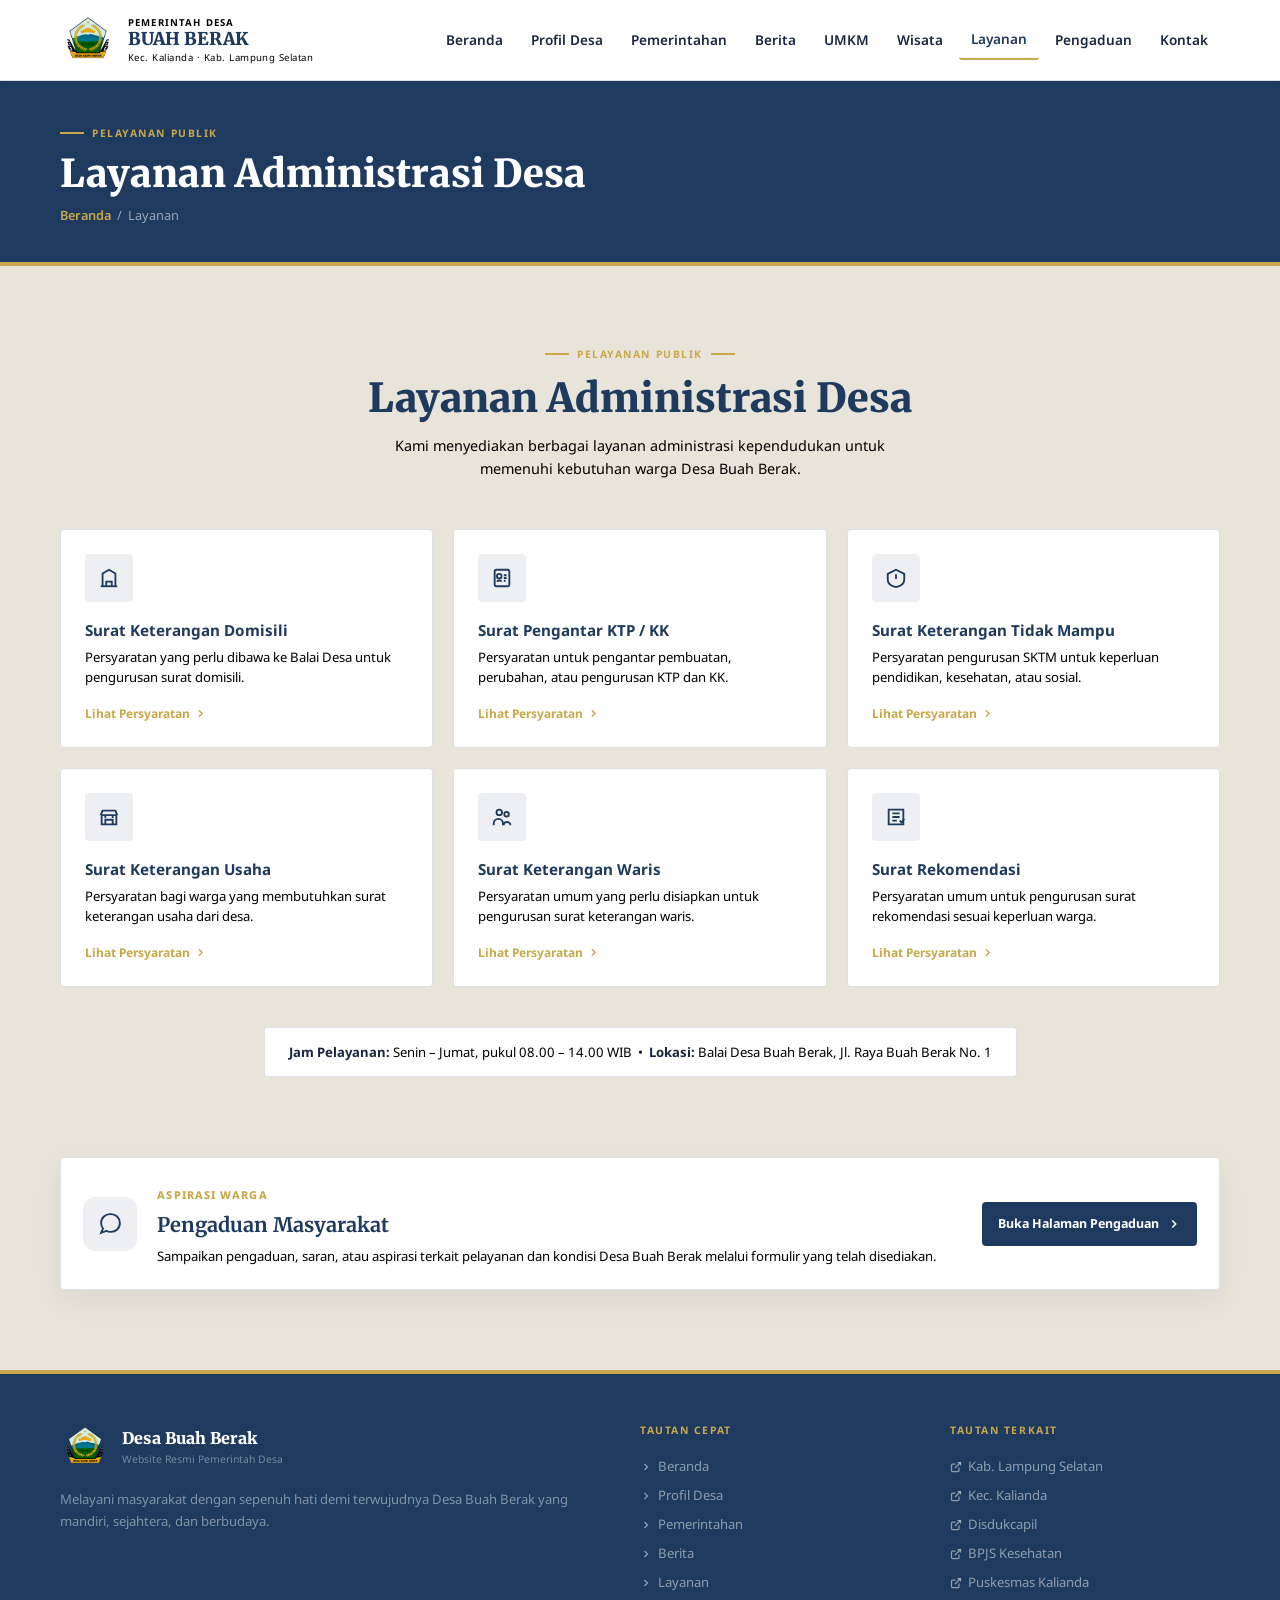
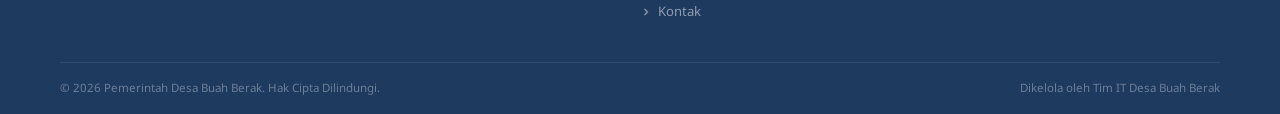
<file: layanan.html>
<!DOCTYPE html>
<html lang="id">
<head>
  <meta charset="UTF-8" />
  <meta name="viewport" content="width=device-width, initial-scale=1.0" />
  <title>Layanan Administrasi – Desa Buah Berak</title>
  <link rel="preconnect" href="https://fonts.googleapis.com" />
  <link rel="preconnect" href="https://fonts.gstatic.com" crossorigin />
  <link href="https://fonts.googleapis.com/css2?family=Merriweather:wght@400;700;900&family=Noto+Sans:wght@400;500;600;700&display=swap" rel="stylesheet" />
  <link rel="stylesheet" href="css/style.css" />
</head>
<body class="page-layanan">

  <!-- ═══ HEADER ═══ -->
  <header class="header">
    <div class="container inner">
      <div class="logo-area">
        <img src="img/LogoDesaBuahBerak.png" alt="Logo Desa Buah Berak" />
        <div class="logo-text">
          <div class="kecamatan">Pemerintah Desa</div>
          <div class="desa-name">BUAH BERAK</div>
          <div class="sub">Kec. Kalianda &middot; Kab. Lampung Selatan</div>
        </div>
      </div>

      <nav class="nav">
        <a href="index.html#beranda">Beranda</a>
        <a href="profil.html">Profil Desa</a>
        <a href="pemerintahan.html">Pemerintahan</a>
        <a href="berita.html">Berita</a>
        <a href="umkm.html">UMKM</a>
        <a href="wisata.html">Wisata</a>
        <a href="layanan.html" class="active">Layanan</a>
        <a href="pengaduan.html">Pengaduan</a>
        <a href="index.html#kontak">Kontak</a>
      </nav>

      <button class="hamburger" id="hamburger" aria-label="Menu">
        <span></span><span></span><span></span>
      </button>
    </div>

    <nav class="mobile-nav" id="mobileNav">
      <a href="index.html#beranda" onclick="closeMobileNav()">Beranda</a>
      <a href="profil.html" onclick="closeMobileNav()">Profil Desa</a>
      <a href="pemerintahan.html" onclick="closeMobileNav()">Pemerintahan</a>
      <a href="berita.html" onclick="closeMobileNav()">Berita</a>
      <a href="umkm.html" onclick="closeMobileNav()">UMKM</a>
      <a href="wisata.html" onclick="closeMobileNav()">Wisata</a>
      <a href="layanan.html" onclick="closeMobileNav()">Layanan</a>
      <a href="index.html#kontak" onclick="closeMobileNav()">Kontak</a>
    </nav>
  </header>

  <!-- ═══ PAGE BANNER ═══ -->
  <div class="page-banner">
    <div class="container">
      <div class="section-label left" style="margin-bottom:.5rem;"><span class="bar"></span> Pelayanan Publik</div>
      <h1>Layanan Administrasi Desa</h1>
      <div class="breadcrumb"><a href="index.html">Beranda</a> &nbsp;/&nbsp; Layanan</div>
    </div>
  </div>

<section class="layanan" id="layanan">
    <div class="container">
      <div class="section-header">
        <div class="section-label" style="justify-content:center;">Pelayanan Publik</div>
        <h2 class="section-title">Layanan Administrasi Desa</h2>
        <p>Kami menyediakan berbagai layanan administrasi kependudukan untuk memenuhi kebutuhan warga Desa Buah Berak.</p>
      </div>
      <div class="layanan-grid">

        <article class="layanan-card" tabindex="0" role="button" data-service="domisili">
          <div class="layanan-icon"><svg viewBox="0 0 24 24"><path d="M3 21h18"/><path d="M5 21V7l7-4 7 4v14"/><path d="M9 21v-5h6v5"/><path d="M9 9h.01M15 9h.01M9 12h.01M15 12h.01"/></svg></div>
          <h3>Surat Keterangan Domisili</h3>
          <p>Persyaratan yang perlu dibawa ke Balai Desa untuk pengurusan surat domisili.</p>
          <div class="layanan-more">Lihat Persyaratan <svg viewBox="0 0 24 24"><polyline points="9 18 15 12 9 6"/></svg></div>
        </article>

        <article class="layanan-card" tabindex="0" role="button" data-service="ktpkk">
          <div class="layanan-icon"><svg viewBox="0 0 24 24"><path d="M4 5a2 2 0 0 1 2-2h12a2 2 0 0 1 2 2v14a2 2 0 0 1-2 2H6a2 2 0 0 1-2-2z"/><circle cx="9" cy="10" r="2.5"/><path d="M6.5 16c.7-1.7 4.3-1.7 5 0M14 9h3M14 12h3M14 15h2"/></svg></div>
          <h3>Surat Pengantar KTP / KK</h3>
          <p>Persyaratan untuk pengantar pembuatan, perubahan, atau pengurusan KTP dan KK.</p>
          <div class="layanan-more">Lihat Persyaratan <svg viewBox="0 0 24 24"><polyline points="9 18 15 12 9 6"/></svg></div>
        </article>

        <article class="layanan-card" tabindex="0" role="button" data-service="sktm">
          <div class="layanan-icon"><svg viewBox="0 0 24 24"><path d="M12 3l9 4.5v6c0 4.8-3.4 7.2-9 8.5-5.6-1.3-9-3.7-9-8.5v-6L12 3z"/><path d="M12 8v5M12 16h.01"/></svg></div>
          <h3>Surat Keterangan Tidak Mampu</h3>
          <p>Persyaratan pengurusan SKTM untuk keperluan pendidikan, kesehatan, atau sosial.</p>
          <div class="layanan-more">Lihat Persyaratan <svg viewBox="0 0 24 24"><polyline points="9 18 15 12 9 6"/></svg></div>
        </article>

        <article class="layanan-card" tabindex="0" role="button" data-service="usaha">
          <div class="layanan-icon"><svg viewBox="0 0 24 24"><path d="M4 10h16v10H4z"/><path d="M3 10l2-5h14l2 5"/><path d="M8 10v3M16 10v3M8 20v-5h8v5"/></svg></div>
          <h3>Surat Keterangan Usaha</h3>
          <p>Persyaratan bagi warga yang membutuhkan surat keterangan usaha dari desa.</p>
          <div class="layanan-more">Lihat Persyaratan <svg viewBox="0 0 24 24"><polyline points="9 18 15 12 9 6"/></svg></div>
        </article>

        <article class="layanan-card" tabindex="0" role="button" data-service="waris">
          <div class="layanan-icon"><svg viewBox="0 0 24 24"><circle cx="9" cy="7" r="3"/><circle cx="17" cy="9" r="2.5"/><path d="M3 21v-2a5 5 0 0 1 10 0v2M14 21v-1.5a4 4 0 0 1 7 0V21"/></svg></div>
          <h3>Surat Keterangan Waris</h3>
          <p>Persyaratan umum yang perlu disiapkan untuk pengurusan surat keterangan waris.</p>
          <div class="layanan-more">Lihat Persyaratan <svg viewBox="0 0 24 24"><polyline points="9 18 15 12 9 6"/></svg></div>
        </article>

        <article class="layanan-card" tabindex="0" role="button" data-service="rekomendasi">
          <div class="layanan-icon"><svg viewBox="0 0 24 24"><path d="M4 4h16v16H4z"/><path d="M8 8h8M8 12h8M8 16h5"/><path d="M16 16l2 2 3-4"/></svg></div>
          <h3>Surat Rekomendasi</h3>
          <p>Persyaratan umum untuk pengurusan surat rekomendasi sesuai keperluan warga.</p>
          <div class="layanan-more">Lihat Persyaratan <svg viewBox="0 0 24 24"><polyline points="9 18 15 12 9 6"/></svg></div>
        </article>

      </div>

      <div class="layanan-info">
        <div class="layanan-info-box">
          <strong>Jam Pelayanan:</strong> Senin – Jumat, pukul 08.00 – 14.00 WIB
          &nbsp;&bull;&nbsp;
          <strong>Lokasi:</strong> Balai Desa Buah Berak, Jl. Raya Buah Berak No. 1
        </div>
      </div>
    </div>
  </section>

  <!-- ═══ PENGADUAN MASYARAKAT CTA ═══ -->
  <section class="pengaduan-cta">
    <div class="container">
      <div class="pengaduan-cta-card">
        <div class="pengaduan-cta-icon" aria-hidden="true">
          <svg viewBox="0 0 24 24"><path d="M21 11.5a8.4 8.4 0 0 1-9 8.5 9.2 9.2 0 0 1-4.1-.9L3 21l1.9-4.2A8.3 8.3 0 0 1 3 11.5 8.5 8.5 0 0 1 12 3a8.5 8.5 0 0 1 9 8.5z"/><path d="M8 12h.01M12 12h.01M16 12h.01"/></svg>
        </div>
        <div class="pengaduan-cta-content">
          <span class="pengaduan-kicker">Aspirasi Warga</span>
          <h2>Pengaduan Masyarakat</h2>
          <p>Sampaikan pengaduan, saran, atau aspirasi terkait pelayanan dan kondisi Desa Buah Berak melalui formulir yang telah disediakan.</p>
        </div>
        <a class="btn-pengaduan" href="pengaduan.html">Buka Halaman Pengaduan <svg viewBox="0 0 24 24"><polyline points="9 18 15 12 9 6"/></svg></a>
      </div>
    </div>
  </section>

<!-- ═══ FOOTER ═══ -->
  <footer class="footer">
    <div class="container">
      <div class="footer-grid">
        <!-- Brand -->
        <div>
          <div class="footer-brand">
            <img src="img/LogoDesaBuahBerak.png" alt="Logo Desa Buah Berak" />
            <div>
              <div class="footer-brand-name">Desa Buah Berak</div>
              <div class="footer-brand-sub">Website Resmi Pemerintah Desa</div>
            </div>
          </div>
          <p class="footer-desc">Melayani masyarakat dengan sepenuh hati demi terwujudnya Desa Buah Berak yang mandiri, sejahtera, dan berbudaya.</p>
        </div>
        <!-- Tautan cepat -->
        <div>
          <div class="footer-heading">Tautan Cepat</div>
          <ul class="footer-links">
            <li><a href="index.html#beranda"><svg viewBox="0 0 24 24"><polyline points="9 18 15 12 9 6"/></svg> Beranda</a></li>
            <li><a href="profil.html"><svg viewBox="0 0 24 24"><polyline points="9 18 15 12 9 6"/></svg> Profil Desa</a></li>
            <li><a href="pemerintahan.html"><svg viewBox="0 0 24 24"><polyline points="9 18 15 12 9 6"/></svg> Pemerintahan</a></li>
            <li><a href="berita.html"><svg viewBox="0 0 24 24"><polyline points="9 18 15 12 9 6"/></svg> Berita</a></li>
            <li><a href="layanan.html"><svg viewBox="0 0 24 24"><polyline points="9 18 15 12 9 6"/></svg> Layanan</a></li>
            <li><a href="index.html#kontak"><svg viewBox="0 0 24 24"><polyline points="9 18 15 12 9 6"/></svg> Kontak</a></li>
          </ul>
        </div>
        <!-- Tautan terkait -->
        <div>
          <div class="footer-heading">Tautan Terkait</div>
          <ul class="footer-links">
            <li><a href="#"><svg viewBox="0 0 24 24"><path d="M18 13v6a2 2 0 01-2 2H5a2 2 0 01-2-2V8a2 2 0 012-2h6"/><polyline points="15 3 21 3 21 9"/><line x1="10" y1="14" x2="21" y2="3"/></svg> Kab. Lampung Selatan</a></li>
            <li><a href="#"><svg viewBox="0 0 24 24"><path d="M18 13v6a2 2 0 01-2 2H5a2 2 0 01-2-2V8a2 2 0 012-2h6"/><polyline points="15 3 21 3 21 9"/><line x1="10" y1="14" x2="21" y2="3"/></svg> Kec. Kalianda</a></li>
            <li><a href="#"><svg viewBox="0 0 24 24"><path d="M18 13v6a2 2 0 01-2 2H5a2 2 0 01-2-2V8a2 2 0 012-2h6"/><polyline points="15 3 21 3 21 9"/><line x1="10" y1="14" x2="21" y2="3"/></svg> Disdukcapil</a></li>
            <li><a href="#"><svg viewBox="0 0 24 24"><path d="M18 13v6a2 2 0 01-2 2H5a2 2 0 01-2-2V8a2 2 0 012-2h6"/><polyline points="15 3 21 3 21 9"/><line x1="10" y1="14" x2="21" y2="3"/></svg> BPJS Kesehatan</a></li>
            <li><a href="#"><svg viewBox="0 0 24 24"><path d="M18 13v6a2 2 0 01-2 2H5a2 2 0 01-2-2V8a2 2 0 012-2h6"/><polyline points="15 3 21 3 21 9"/><line x1="10" y1="14" x2="21" y2="3"/></svg> Puskesmas Kalianda</a></li>
          </ul>
        </div>
      </div>

      <div class="footer-bottom">
        <span>© 2026 Pemerintah Desa Buah Berak. Hak Cipta Dilindungi.</span>
        <span>Dikelola oleh Tim IT Desa Buah Berak</span>
      </div>
    </div>
  </footer>

  <script src="js/script.js"></script>
  <script src="js/layanan.js"></script>

</body>
</html>
</file>
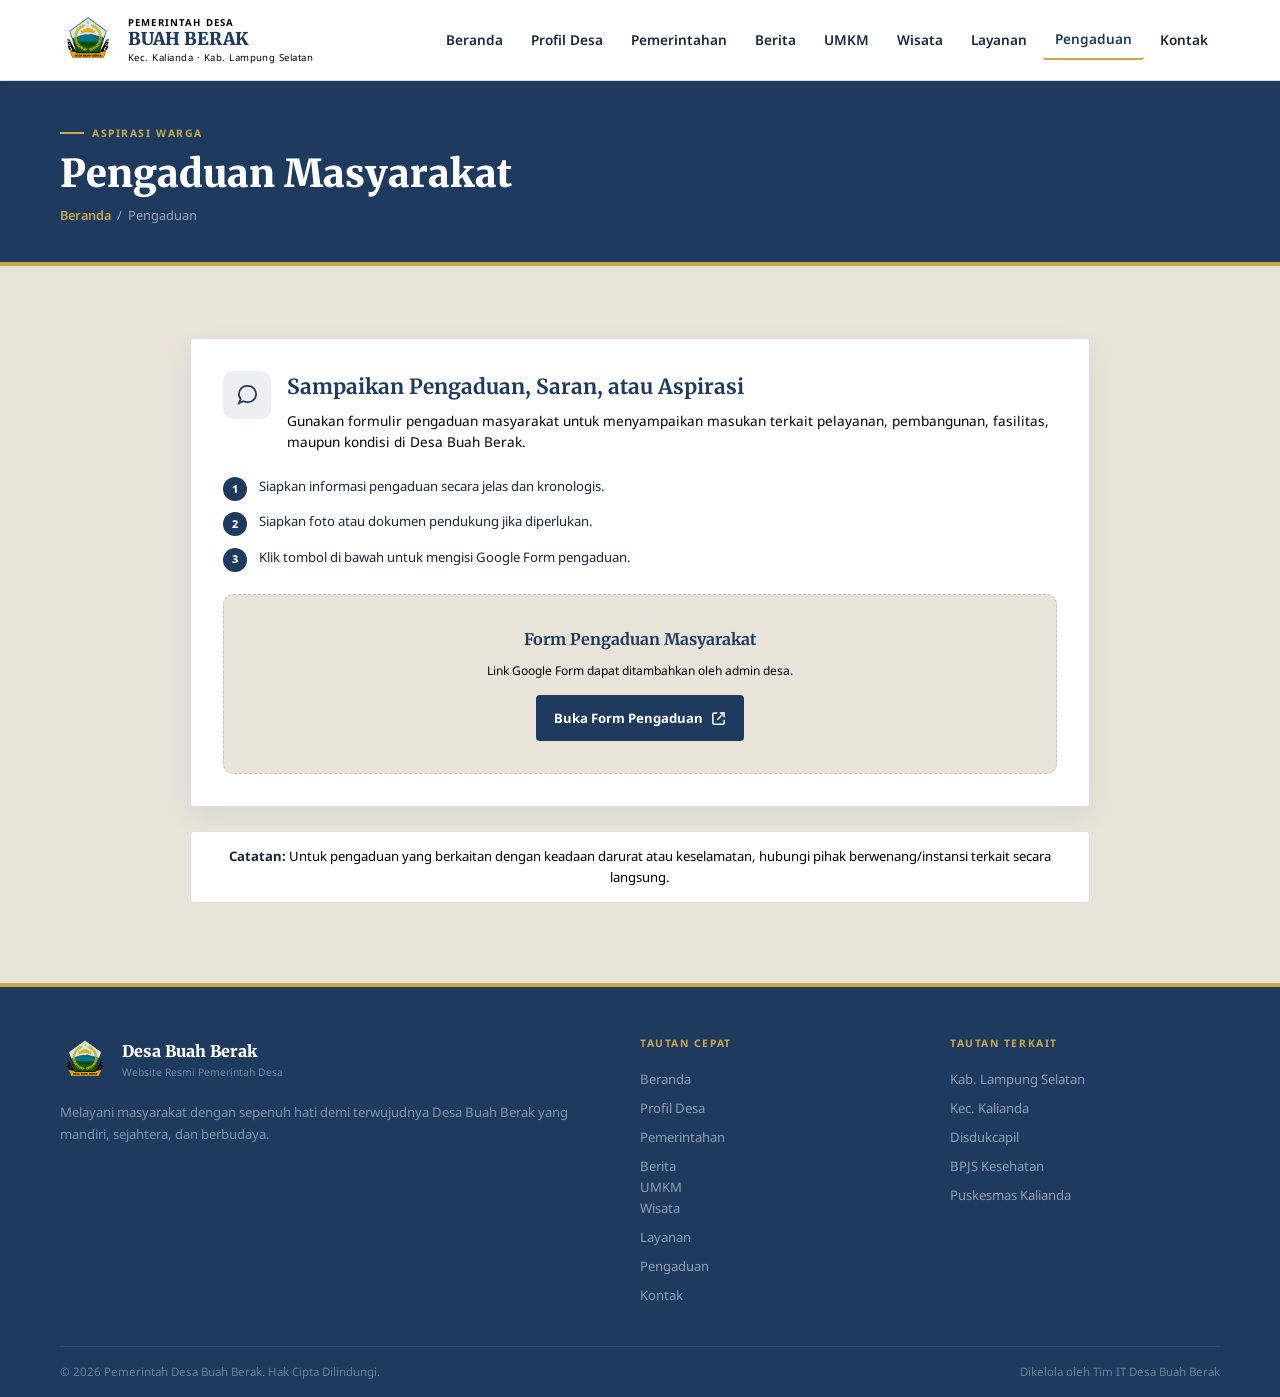
<file: pengaduan.html>
<!DOCTYPE html>
<html lang="id">
<head>
  <meta charset="UTF-8" />
  <meta name="viewport" content="width=device-width, initial-scale=1.0" />
  <title>Pengaduan Masyarakat – Desa Buah Berak</title>
  <link rel="preconnect" href="https://fonts.googleapis.com" />
  <link rel="preconnect" href="https://fonts.gstatic.com" crossorigin />
  <link href="https://fonts.googleapis.com/css2?family=Merriweather:wght@400;700;900&family=Noto+Sans:wght@400;500;600;700&display=swap" rel="stylesheet" />
  <link rel="stylesheet" href="css/style.css" />
</head>
<body class="page-pengaduan">
  <header class="header">
    <div class="container inner">
      <div class="logo-area">
        <img src="img/LogoDesaBuahBerak.png" alt="Logo Desa Buah Berak" />
        <div class="logo-text">
          <div class="kecamatan">Pemerintah Desa</div>
          <div class="desa-name">BUAH BERAK</div>
          <div class="sub">Kec. Kalianda &middot; Kab. Lampung Selatan</div>
        </div>
      </div>
      <nav class="nav">
        <a href="index.html#beranda">Beranda</a>
        <a href="profil.html">Profil Desa</a>
        <a href="pemerintahan.html">Pemerintahan</a>
        <a href="berita.html">Berita</a>
        <a href="umkm.html">UMKM</a>
        <a href="wisata.html">Wisata</a>
        <a href="layanan.html">Layanan</a>
        <a href="pengaduan.html" class="active">Pengaduan</a>
        <a href="index.html#kontak">Kontak</a>
      </nav>
      <button class="hamburger" id="hamburger" aria-label="Menu"><span></span><span></span><span></span></button>
    </div>
    <nav class="mobile-nav" id="mobileNav">
      <a href="index.html#beranda" onclick="closeMobileNav()">Beranda</a>
      <a href="profil.html" onclick="closeMobileNav()">Profil Desa</a>
      <a href="pemerintahan.html" onclick="closeMobileNav()">Pemerintahan</a>
      <a href="berita.html" onclick="closeMobileNav()">Berita</a>
      <a href="umkm.html" onclick="closeMobileNav()">UMKM</a>
      <a href="wisata.html" onclick="closeMobileNav()">Wisata</a>
      <a href="layanan.html" onclick="closeMobileNav()">Layanan</a>
      <a href="pengaduan.html" onclick="closeMobileNav()">Pengaduan</a>
      <a href="index.html#kontak" onclick="closeMobileNav()">Kontak</a>
    </nav>
  </header>

  <div class="page-banner">
    <div class="container">
      <div class="section-label left" style="margin-bottom:.5rem;"><span class="bar"></span> Aspirasi Warga</div>
      <h1>Pengaduan Masyarakat</h1>
      <div class="breadcrumb"><a href="index.html">Beranda</a> &nbsp;/&nbsp; Pengaduan</div>
    </div>
  </div>

  <main class="pengaduan-page">
    <div class="container">
      <div class="pengaduan-layout">
        <section class="pengaduan-card">
          <div class="pengaduan-card-head">
            <div class="pengaduan-card-icon" aria-hidden="true"><svg viewBox="0 0 24 24"><path d="M21 11.5a8.4 8.4 0 0 1-9 8.5 9.2 9.2 0 0 1-4.1-.9L3 21l1.9-4.2A8.3 8.3 0 0 1 3 11.5 8.5 8.5 0 0 1 12 3a8.5 8.5 0 0 1 9 8.5z"/><path d="M8 12h.01M12 12h.01M16 12h.01"/></svg></div>
            <div>
              <h2>Sampaikan Pengaduan, Saran, atau Aspirasi</h2>
              <p>Gunakan formulir pengaduan masyarakat untuk menyampaikan masukan terkait pelayanan, pembangunan, fasilitas, maupun kondisi di Desa Buah Berak.</p>
            </div>
          </div>

          <div class="pengaduan-steps">
            <div class="pengaduan-step"><span class="pengaduan-step-num">1</span><span>Siapkan informasi pengaduan secara jelas dan kronologis.</span></div>
            <div class="pengaduan-step"><span class="pengaduan-step-num">2</span><span>Siapkan foto atau dokumen pendukung jika diperlukan.</span></div>
            <div class="pengaduan-step"><span class="pengaduan-step-num">3</span><span>Klik tombol di bawah untuk mengisi Google Form pengaduan.</span></div>
          </div>

          <div class="google-form-placeholder">
            <strong>Form Pengaduan Masyarakat</strong>
            <span>Link Google Form dapat ditambahkan oleh admin desa.</span>
            <!-- GANTI href di bawah dengan link Google Form Desa Buah Berak -->
            <a class="btn-google-form" href="#" onclick="return false;">Buka Form Pengaduan <svg viewBox="0 0 24 24" style="width:15px;height:15px;stroke:currentColor;fill:none;stroke-width:2.4"><path d="M14 3h7v7"/><path d="M10 14L21 3"/><path d="M21 14v5a2 2 0 0 1-2 2H5a2 2 0 0 1-2-2V5a2 2 0 0 1 2-2h5"/></svg></a>
          </div>
        </section>

        <div class="layanan-info" style="margin-top:0;">
          <div class="layanan-info-box"><strong>Catatan:</strong> Untuk pengaduan yang berkaitan dengan keadaan darurat atau keselamatan, hubungi pihak berwenang/instansi terkait secara langsung.</div>
        </div>
      </div>
    </div>
  </main>

  <footer class="footer">
    <div class="container">
      <div class="footer-grid">
        <div>
          <div class="footer-brand"><img src="img/LogoDesaBuahBerak.png" alt="Logo Desa Buah Berak" /><div><div class="footer-brand-name">Desa Buah Berak</div><div class="footer-brand-sub">Website Resmi Pemerintah Desa</div></div></div>
          <p class="footer-desc">Melayani masyarakat dengan sepenuh hati demi terwujudnya Desa Buah Berak yang mandiri, sejahtera, dan berbudaya.</p>
        </div>
        <div>
          <div class="footer-heading">Tautan Cepat</div>
          <ul class="footer-links">
            <li><a href="index.html#beranda">Beranda</a></li><li><a href="profil.html">Profil Desa</a></li><li><a href="pemerintahan.html">Pemerintahan</a></li><li><a href="berita.html">Berita</a>
        <a href="umkm.html">UMKM</a>
        <a href="wisata.html">Wisata</a></li><li><a href="layanan.html">Layanan</a></li><li><a href="pengaduan.html">Pengaduan</a></li><li><a href="index.html#kontak">Kontak</a></li>
          </ul>
        </div>
        <div>
          <div class="footer-heading">Tautan Terkait</div>
          <ul class="footer-links">
            <li><a href="#">Kab. Lampung Selatan</a></li><li><a href="#">Kec. Kalianda</a></li><li><a href="#">Disdukcapil</a></li><li><a href="#">BPJS Kesehatan</a></li><li><a href="#">Puskesmas Kalianda</a></li>
          </ul>
        </div>
      </div>
      <div class="footer-bottom"><span>© 2026 Pemerintah Desa Buah Berak. Hak Cipta Dilindungi.</span><span>Dikelola oleh Tim IT Desa Buah Berak</span></div>
    </div>
  </footer>
  <script src="js/script.js"></script>
</body>
</html>
</file>
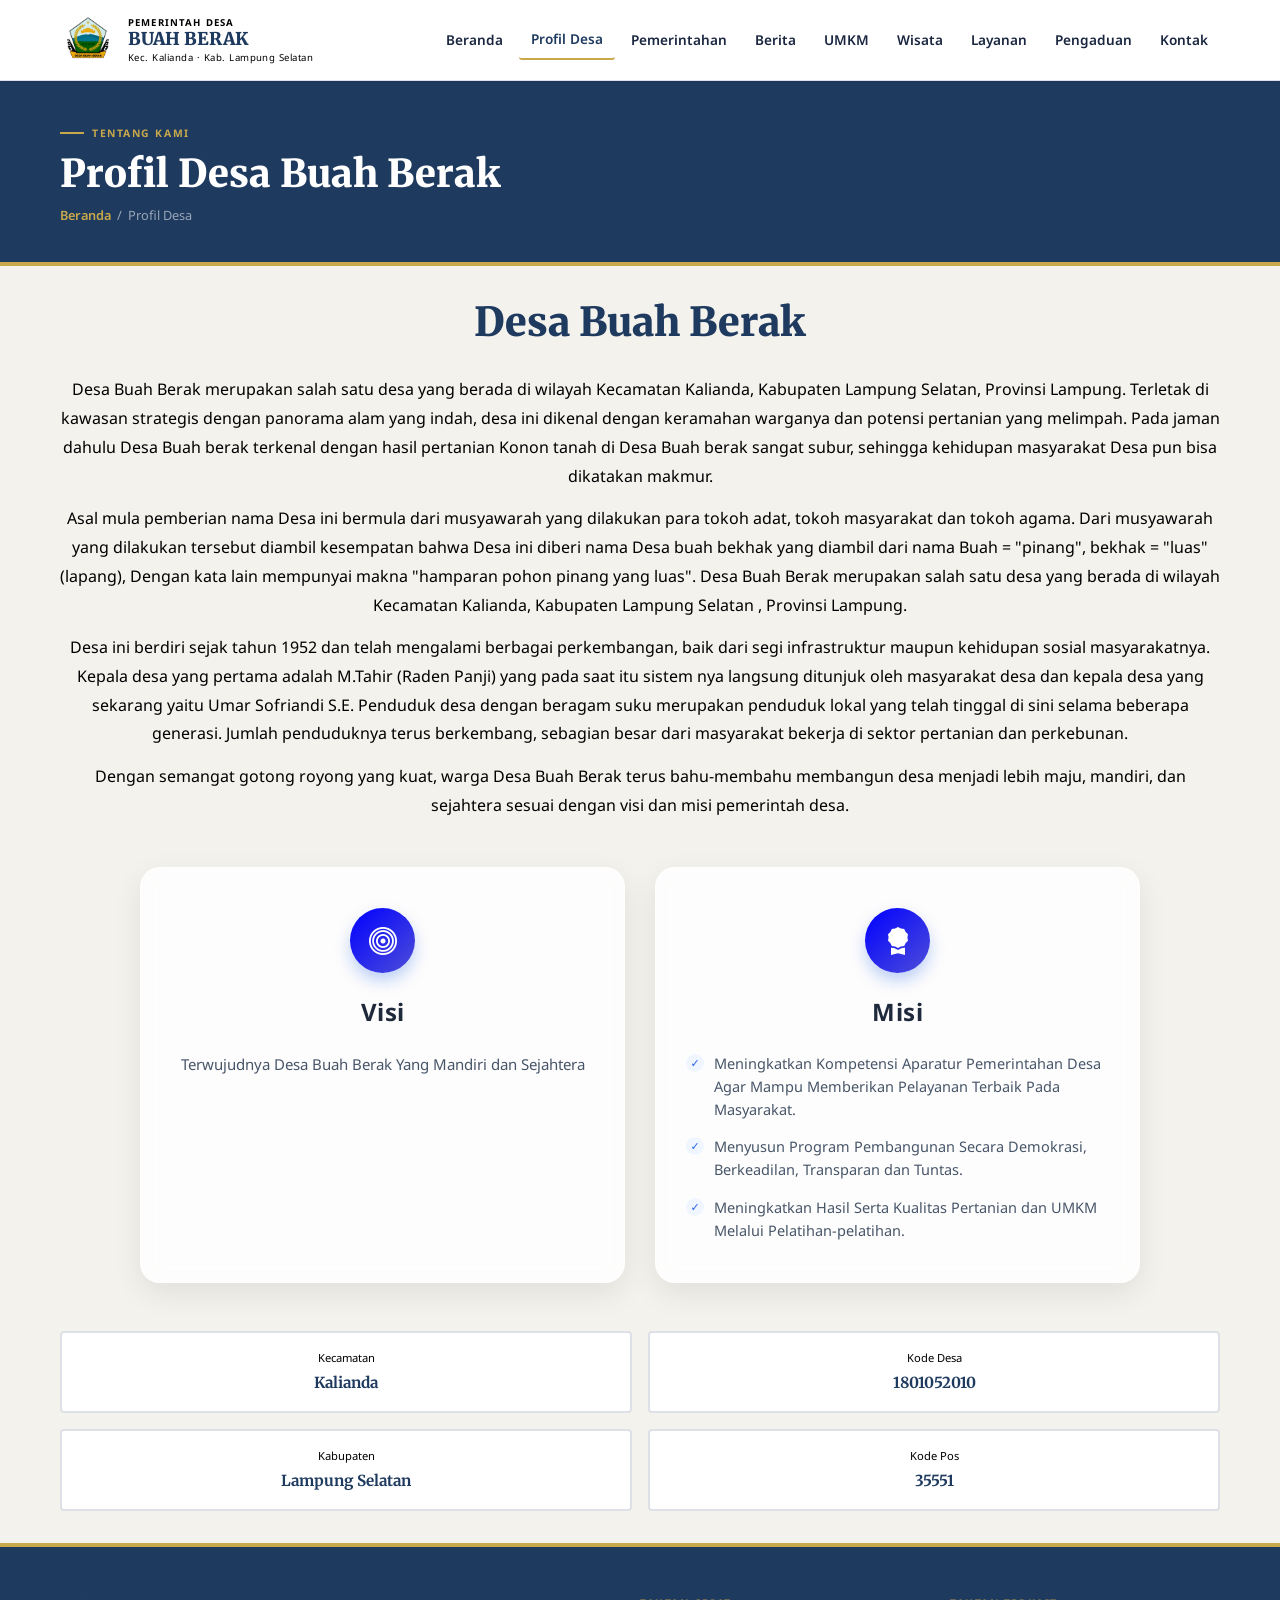
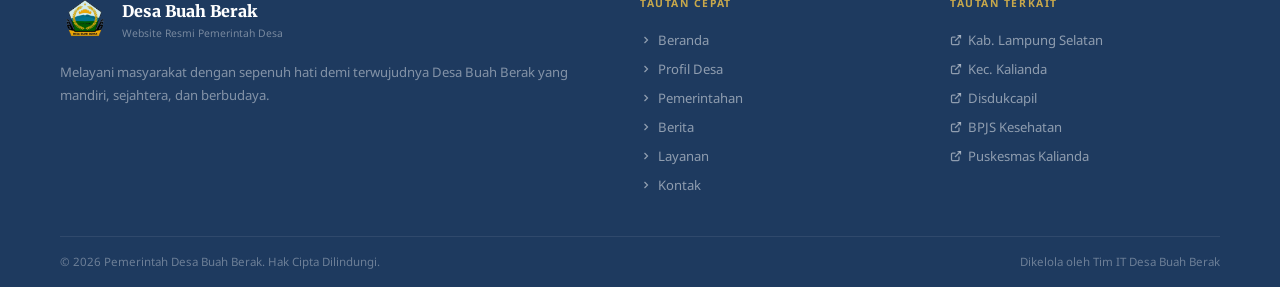
<file: profil.html>
<!DOCTYPE html>
<html lang="id">
<head>
  <meta charset="UTF-8" />
  <meta name="viewport" content="width=device-width, initial-scale=1.0" />
  <title>Profil Desa – Desa Buah Berak</title>
  <link rel="preconnect" href="https://fonts.googleapis.com" />
  <link rel="preconnect" href="https://fonts.gstatic.com" crossorigin />
  <link href="https://fonts.googleapis.com/css2?family=Merriweather:wght@400;700;900&family=Noto+Sans:wght@400;500;600;700&display=swap" rel="stylesheet" />
  <link rel="stylesheet" href="css/style.css" />
  <link rel="stylesheet" href="https://cdn.jsdelivr.net/npm/bootstrap-icons@1.11.3/font/bootstrap-icons.min.css">
</head>
<body class="page-profil">

  <!-- ═══ HEADER ═══ -->
  <header class="header">
    <div class="container inner">
      <div class="logo-area">
        <img src="img/LogoDesaBuahBerak.png" alt="Logo Desa Buah Berak" />
        <div class="logo-text">
          <div class="kecamatan">Pemerintah Desa</div>
          <div class="desa-name">BUAH BERAK</div>
          <div class="sub">Kec. Kalianda &middot; Kab. Lampung Selatan</div>
        </div>
      </div>

      <nav class="nav">
        <a href="index.html#beranda">Beranda</a>
        <a href="profil.html" class="active">Profil Desa</a>
        <a href="pemerintahan.html">Pemerintahan</a>
        <a href="berita.html">Berita</a>
        <a href="umkm.html">UMKM</a>
        <a href="wisata.html">Wisata</a>
        <a href="layanan.html">Layanan</a>
        <a href="pengaduan.html">Pengaduan</a>
        <a href="index.html#kontak">Kontak</a>
      </nav>

      <button class="hamburger" id="hamburger" aria-label="Menu">
        <span></span><span></span><span></span>
      </button>
    </div>

    <nav class="mobile-nav" id="mobileNav">
      <a href="index.html#beranda" onclick="closeMobileNav()">Beranda</a>
      <a href="profil.html" onclick="closeMobileNav()">Profil Desa</a>
      <a href="pemerintahan.html" onclick="closeMobileNav()">Pemerintahan</a>
      <a href="berita.html" onclick="closeMobileNav()">Berita</a>
      <a href="umkm.html" onclick="closeMobileNav()">UMKM</a>
      <a href="wisata.html" onclick="closeMobileNav()">Wisata</a>
      <a href="layanan.html" onclick="closeMobileNav()">Layanan</a>
      <a href="index.html#kontak" onclick="closeMobileNav()">Kontak</a>
    </nav>
  </header>

  <!-- ═══ PAGE BANNER ═══ -->
  <div class="page-banner">
    <div class="container">
      <div class="section-label left" style="margin-bottom:.5rem;"><span class="bar"></span> Tentang Kami</div>
      <h1>Profil Desa Buah Berak</h1>
      <div class="breadcrumb"><a href="index.html">Beranda</a> &nbsp;/&nbsp; Profil Desa</div>
    </div>
  </div>

<section class="profil" id="profil">
    <div class="container">
      <div class="profil-grid">
      <h2 class="section-title" style="text-align: center;">Desa Buah Berak</h2>
        <div class="profil-text">
          <div class="section-label left">
          </div>
      
          <p style="color:var(--text-soft);line-height:1.8;margin-top:.85rem;">
            Desa Buah Berak merupakan salah satu desa yang berada di wilayah Kecamatan Kalianda, Kabupaten Lampung Selatan, 
            Provinsi Lampung. Terletak di kawasan strategis dengan panorama alam yang indah, desa ini dikenal dengan keramahan
            warganya dan potensi pertanian yang melimpah. Pada jaman dahulu Desa Buah berak terkenal dengan hasil pertanian 
            Konon tanah di Desa Buah berak sangat subur, sehingga kehidupan masyarakat Desa pun bisa dikatakan makmur. 
          </p>
            <p style="color:var(--text-soft);line-height:1.8;margin-top:.85rem;">
            Asal mula 
            pemberian nama Desa ini bermula dari musyawarah yang dilakukan para tokoh adat, tokoh masyarakat dan tokoh agama. Dari 
            musyawarah yang dilakukan tersebut diambil kesempatan bahwa Desa ini diberi nama Desa buah bekhak yang diambil dari 
            nama Buah = "pinang", bekhak = "luas" (lapang), Dengan kata lain mempunyai makna "hamparan pohon pinang yang luas".
            Desa Buah Berak merupakan salah satu desa yang berada di wilayah Kecamatan Kalianda, Kabupaten Lampung Selatan , 
            Provinsi Lampung.
          </p> 
          <p style="color:var(--text-soft);line-height:1.8;margin-top:.85rem;">
            Desa ini berdiri sejak tahun 1952 dan telah mengalami berbagai perkembangan, baik dari segi infrastruktur 
            maupun kehidupan sosial masyarakatnya. Kepala desa yang pertama adalah M.Tahir (Raden Panji) yang pada saat itu sistem nya 
            langsung ditunjuk oleh masyarakat desa dan kepala desa yang sekarang yaitu Umar Sofriandi S.E. Penduduk desa dengan beragam 
            suku merupakan penduduk lokal yang telah tinggal di sini selama beberapa generasi. Jumlah penduduknya
            terus berkembang, sebagian besar dari masyarakat bekerja di sektor pertanian dan perkebunan.</p>
          </p>
          <p style="color:var(--text-soft);line-height:1.8;margin-top:.85rem;">
            Dengan semangat gotong royong yang kuat, warga Desa Buah Berak terus bahu-membahu membangun desa menjadi lebih maju, mandiri, dan sejahtera sesuai dengan visi dan misi pemerintah desa.
          </p>
          
          <!--vm -->
          <div class="card-container">
    
    <!-- Card Visi -->
    <div class="card-vm">
      <div class="icon-wrapper">
        <i class="bi bi-bullseye"></i>
      </div>
      <h2 class="card-title">Visi</h2>
      <p class="visi-text">
        Terwujudnya Desa Buah Berak Yang Mandiri dan Sejahtera
      </p>
    </div>
    <!-- Card Misi -->
    <div class="card-vm">
      <div class="icon-wrapper">
        <i class="bi bi-award-fill"></i>
      </div>
      <h2 class="card-title">Misi</h2>
      <ul class="misi-list">
        <li>Meningkatkan Kompetensi Aparatur Pemerintahan Desa Agar Mampu Memberikan Pelayanan Terbaik Pada Masyarakat.</li>
        <li>Menyusun Program Pembangunan Secara Demokrasi, Berkeadilan, Transparan dan Tuntas.</li>
        <li>Meningkatkan Hasil Serta Kualitas Pertanian dan UMKM Melalui Pelatihan-pelatihan.</li>
      </ul>
    </div>
  </div>

          <div class="profil-meta">
            <div class="meta-card"><div class="label">Kecamatan</div><div class="value">Kalianda</div></div>
            <div class="meta-card"><div class="label">Kode Desa</div><div class="value">1801052010</div></div>
            <div class="meta-card"><div class="label">Kabupaten</div><div class="value">Lampung Selatan</div></div>
            <div class="meta-card"><div class="label">Kode Pos</div><div class="value">35551</div></div>
          </div>
        </div>

      </div>
    </div>
  </section>

<!-- ═══ FOOTER ═══ -->
  <footer class="footer">
    <div class="container">
      <div class="footer-grid">
        <!-- Brand -->
        <div>
          <div class="footer-brand">
            <img src="img/LogoDesaBuahBerak.png" alt="Logo Desa Buah Berak" />
            <div>
              <div class="footer-brand-name">Desa Buah Berak</div>
              <div class="footer-brand-sub">Website Resmi Pemerintah Desa</div>
            </div>
          </div>
          <p class="footer-desc">Melayani masyarakat dengan sepenuh hati demi terwujudnya Desa Buah Berak yang mandiri, sejahtera, dan berbudaya.</p>
        </div>
        <!-- Tautan cepat -->
        <div>
          <div class="footer-heading">Tautan Cepat</div>
          <ul class="footer-links">
            <li><a href="index.html#beranda"><svg viewBox="0 0 24 24"><polyline points="9 18 15 12 9 6"/></svg> Beranda</a></li>
            <li><a href="profil.html"><svg viewBox="0 0 24 24"><polyline points="9 18 15 12 9 6"/></svg> Profil Desa</a></li>
            <li><a href="pemerintahan.html"><svg viewBox="0 0 24 24"><polyline points="9 18 15 12 9 6"/></svg> Pemerintahan</a></li>
            <li><a href="berita.html"><svg viewBox="0 0 24 24"><polyline points="9 18 15 12 9 6"/></svg> Berita</a></li>
            <li><a href="layanan.html"><svg viewBox="0 0 24 24"><polyline points="9 18 15 12 9 6"/></svg> Layanan</a></li>
            <li><a href="index.html#kontak"><svg viewBox="0 0 24 24"><polyline points="9 18 15 12 9 6"/></svg> Kontak</a></li>
          </ul>
        </div>
        <!-- Tautan terkait -->
        <div>
          <div class="footer-heading">Tautan Terkait</div>
          <ul class="footer-links">
            <li><a href="#"><svg viewBox="0 0 24 24"><path d="M18 13v6a2 2 0 01-2 2H5a2 2 0 01-2-2V8a2 2 0 012-2h6"/><polyline points="15 3 21 3 21 9"/><line x1="10" y1="14" x2="21" y2="3"/></svg> Kab. Lampung Selatan</a></li>
            <li><a href="#"><svg viewBox="0 0 24 24"><path d="M18 13v6a2 2 0 01-2 2H5a2 2 0 01-2-2V8a2 2 0 012-2h6"/><polyline points="15 3 21 3 21 9"/><line x1="10" y1="14" x2="21" y2="3"/></svg> Kec. Kalianda</a></li>
            <li><a href="#"><svg viewBox="0 0 24 24"><path d="M18 13v6a2 2 0 01-2 2H5a2 2 0 01-2-2V8a2 2 0 012-2h6"/><polyline points="15 3 21 3 21 9"/><line x1="10" y1="14" x2="21" y2="3"/></svg> Disdukcapil</a></li>
            <li><a href="#"><svg viewBox="0 0 24 24"><path d="M18 13v6a2 2 0 01-2 2H5a2 2 0 01-2-2V8a2 2 0 012-2h6"/><polyline points="15 3 21 3 21 9"/><line x1="10" y1="14" x2="21" y2="3"/></svg> BPJS Kesehatan</a></li>
            <li><a href="#"><svg viewBox="0 0 24 24"><path d="M18 13v6a2 2 0 01-2 2H5a2 2 0 01-2-2V8a2 2 0 012-2h6"/><polyline points="15 3 21 3 21 9"/><line x1="10" y1="14" x2="21" y2="3"/></svg> Puskesmas Kalianda</a></li>
          </ul>
        </div>
      </div>

      <div class="footer-bottom">
        <span>© 2026 Pemerintah Desa Buah Berak. Hak Cipta Dilindungi.</span>
        <span>Dikelola oleh Tim IT Desa Buah Berak</span>
      </div>
    </div>
  </footer>

  <script src="js/script.js"></script>

</body>
</html>
</file>
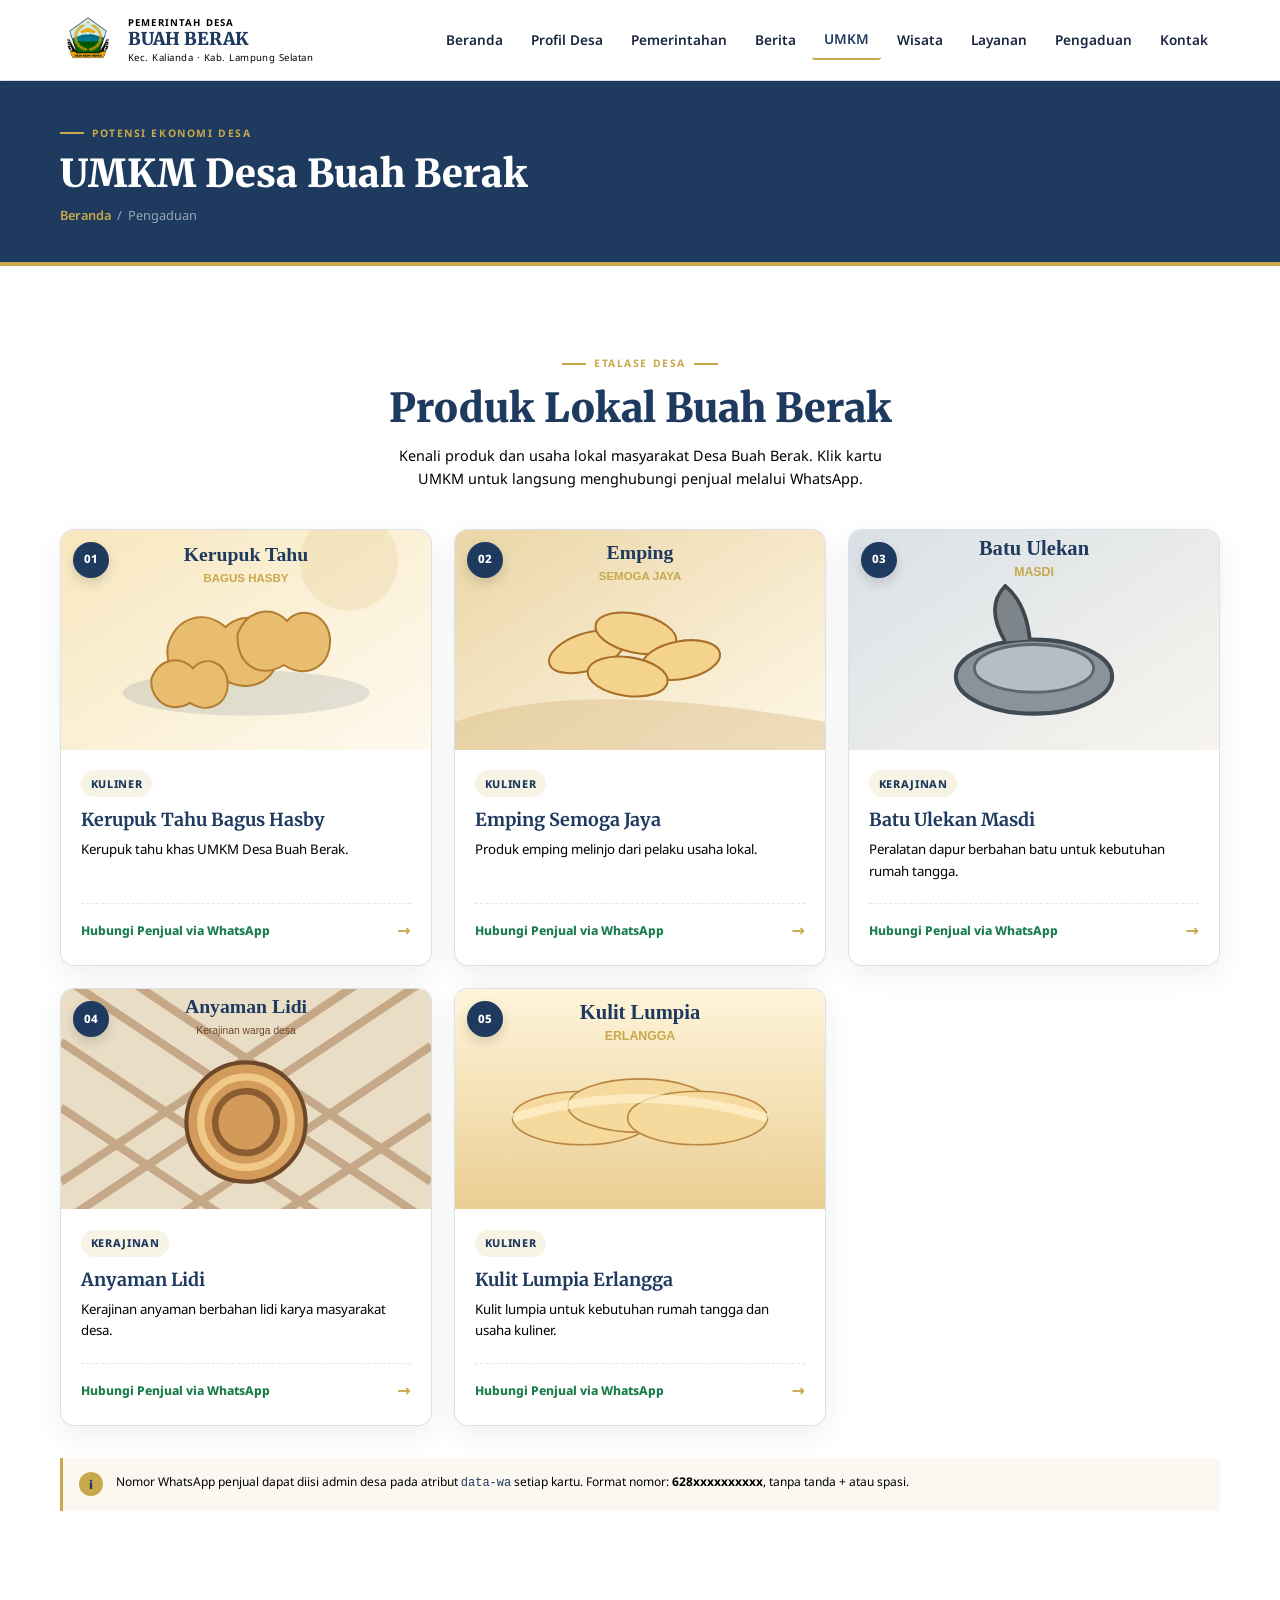
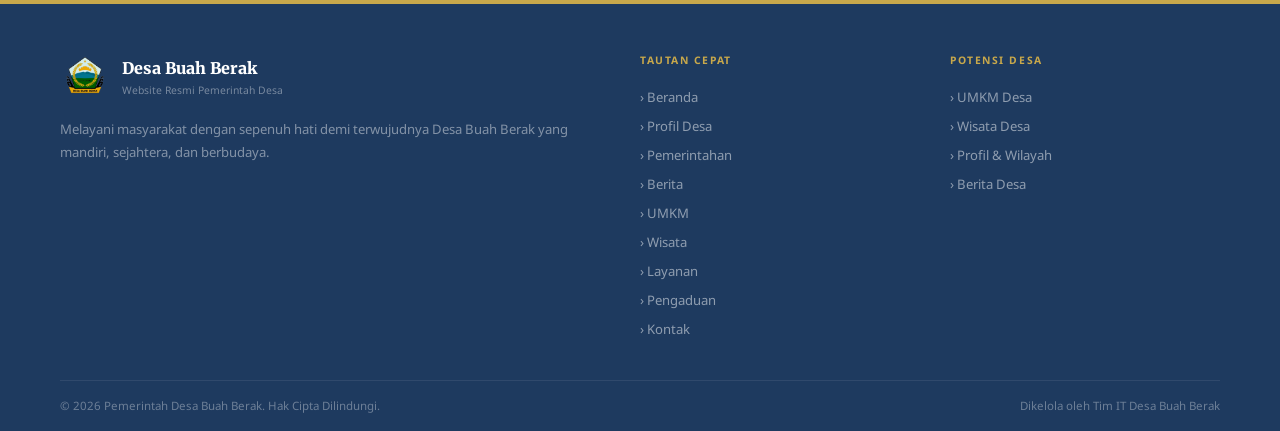
<file: umkm.html>
<!DOCTYPE html>
<html lang="id">
<head>
  <meta charset="UTF-8" />
  <meta name="viewport" content="width=device-width, initial-scale=1.0" />
  <meta name="description" content="UMKM Desa Buah Berak – produk lokal dan usaha masyarakat desa." />
  <title>UMKM Desa Buah Berak</title>
  <link rel="preconnect" href="https://fonts.googleapis.com" />
  <link rel="preconnect" href="https://fonts.gstatic.com" crossorigin />
  <link href="https://fonts.googleapis.com/css2?family=Merriweather:wght@400;700;900&family=Noto+Sans:wght@400;500;600;700;800&display=swap" rel="stylesheet" />
  <link rel="stylesheet" href="css/style.css" />
</head>
<body class="potensi-page simple-potential-page">
<header class="header">
  <div class="container inner">
    <a class="logo-area" href="index.html#beranda" aria-label="Beranda Desa Buah Berak">
      <img src="img/LogoDesaBuahBerak.png" alt="Logo Desa Buah Berak" />
      <div class="logo-text"><div class="kecamatan">Pemerintah Desa</div><div class="desa-name">BUAH BERAK</div><div class="sub">Kec. Kalianda · Kab. Lampung Selatan</div></div>
    </a>
    <nav class="nav" aria-label="Navigasi utama">
      <a href="index.html#beranda">Beranda</a><a href="profil.html">Profil Desa</a><a href="pemerintahan.html">Pemerintahan</a><a href="berita.html">Berita</a><a href="umkm.html" class="active">UMKM</a><a href="wisata.html">Wisata</a><a href="layanan.html">Layanan</a>
        <a href="pengaduan.html">Pengaduan</a><a href="index.html#kontak">Kontak</a>
    </nav>
    <button class="hamburger" id="hamburger" aria-label="Buka menu" aria-controls="mobileNav" aria-expanded="false"><span></span><span></span><span></span></button>
  </div>
  <nav class="mobile-nav" id="mobileNav" aria-label="Navigasi mobile">
    <a href="index.html#beranda" onclick="closeMobileNav()">Beranda</a><a href="profil.html" onclick="closeMobileNav()">Profil Desa</a><a href="pemerintahan.html" onclick="closeMobileNav()">Pemerintahan</a><a href="berita.html" onclick="closeMobileNav()">Berita</a>
      <a href="umkm.html" onclick="closeMobileNav()">UMKM</a>
      <a href="wisata.html" onclick="closeMobileNav()">Wisata</a><a href="umkm.html" class="active" onclick="closeMobileNav()">UMKM</a><a href="wisata.html" onclick="closeMobileNav()">Wisata</a><a href="layanan.html" onclick="closeMobileNav()">Layanan</a>
      <a href="pengaduan.html" onclick="closeMobileNav()">Pengaduan</a><a href="index.html#kontak" onclick="closeMobileNav()">Kontak</a>
  </nav>
</header>

  <div class="page-banner">
    <div class="container">
      <div class="section-label left" style="margin-bottom:.5rem;"><span class="bar"></span> Potensi Ekonomi Desa</div>
      <h1>UMKM Desa Buah Berak</h1>
      <div class="breadcrumb"><a href="index.html">Beranda</a> &nbsp;/&nbsp; Pengaduan</div>
    </div>
  </div>  
    </div>

  <section class="simple-list-section" id="daftar-umkm">
    <div class="container">
      <div class="section-header center simple-section-head">
      <div class="section-label" style="justify-content:center;">Etalase Desa</div>
      <h2 class="section-title">Produk Lokal Buah Berak</h2>
      <p>Kenali produk dan usaha lokal masyarakat Desa Buah Berak. Klik kartu UMKM untuk langsung menghubungi penjual melalui WhatsApp.</p>
    </div>
      <div class="simple-card-grid">
        <a class="simple-product-card" href="#" data-wa="" data-name="Kerupuk Tahu Bagus Hasby" aria-label="Hubungi Kerupuk Tahu Bagus Hasby melalui WhatsApp">
          <div class="simple-product-image"><img src="img/umkm-kerupuk-tahu.svg" alt="Ilustrasi Kerupuk Tahu Bagus Hasby" loading="lazy"><span class="simple-number">01</span></div>
          <div class="simple-product-body"><span class="simple-tag">Kuliner</span><h3>Kerupuk Tahu Bagus Hasby</h3><p>Kerupuk tahu khas UMKM Desa Buah Berak.</p><span class="wa-link">Hubungi Penjual via WhatsApp <b>→</b></span></div>
        </a>
        <a class="simple-product-card" href="#" data-wa="" data-name="Emping Semoga Jaya" aria-label="Hubungi Emping Semoga Jaya melalui WhatsApp">
          <div class="simple-product-image"><img src="img/umkm-emping.svg" alt="Ilustrasi Emping Semoga Jaya" loading="lazy"><span class="simple-number">02</span></div>
          <div class="simple-product-body"><span class="simple-tag">Kuliner</span><h3>Emping Semoga Jaya</h3><p>Produk emping melinjo dari pelaku usaha lokal.</p><span class="wa-link">Hubungi Penjual via WhatsApp <b>→</b></span></div>
        </a>
        <a class="simple-product-card" href="#" data-wa="" data-name="Batu Ulekan Masdi" aria-label="Hubungi Batu Ulekan Masdi melalui WhatsApp">
          <div class="simple-product-image"><img src="img/umkm-ulekan.svg" alt="Ilustrasi Batu Ulekan Masdi" loading="lazy"><span class="simple-number">03</span></div>
          <div class="simple-product-body"><span class="simple-tag">Kerajinan</span><h3>Batu Ulekan Masdi</h3><p>Peralatan dapur berbahan batu untuk kebutuhan rumah tangga.</p><span class="wa-link">Hubungi Penjual via WhatsApp <b>→</b></span></div>
        </a>
        <a class="simple-product-card" href="#" data-wa="" data-name="Anyaman Lidi" aria-label="Hubungi Anyaman Lidi melalui WhatsApp">
          <div class="simple-product-image"><img src="img/umkm-anyaman-lidi.svg" alt="Ilustrasi Anyaman Lidi" loading="lazy"><span class="simple-number">04</span></div>
          <div class="simple-product-body"><span class="simple-tag">Kerajinan</span><h3>Anyaman Lidi</h3><p>Kerajinan anyaman berbahan lidi karya masyarakat desa.</p><span class="wa-link">Hubungi Penjual via WhatsApp <b>→</b></span></div>
        </a>
        <a class="simple-product-card" href="#" data-wa="" data-name="Kulit Lumpia Erlangga" aria-label="Hubungi Kulit Lumpia Erlangga melalui WhatsApp">
          <div class="simple-product-image"><img src="img/umkm-kulit-lumpia.svg" alt="Ilustrasi Kulit Lumpia Erlangga" loading="lazy"><span class="simple-number">05</span></div>
          <div class="simple-product-body"><span class="simple-tag">Kuliner</span><h3>Kulit Lumpia Erlangga</h3><p>Kulit lumpia untuk kebutuhan rumah tangga dan usaha kuliner.</p><span class="wa-link">Hubungi Penjual via WhatsApp <b>→</b></span></div>
        </a>
      </div>
      <div class="simple-info"><span>i</span><p>Nomor WhatsApp penjual dapat diisi admin desa pada atribut <code>data-wa</code> setiap kartu. Format nomor: <strong>628xxxxxxxxxx</strong>, tanpa tanda + atau spasi.</p></div>
    </div>
  </section>
</main>

<footer class="footer"><div class="container"><div class="footer-grid">
  <div><div class="footer-brand"><img src="img/LogoDesaBuahBerak.png" alt="Logo Desa Buah Berak" /><div><div class="footer-brand-name">Desa Buah Berak</div><div class="footer-brand-sub">Website Resmi Pemerintah Desa</div></div></div><p class="footer-desc">Melayani masyarakat dengan sepenuh hati demi terwujudnya Desa Buah Berak yang mandiri, sejahtera, dan berbudaya.</p></div>
  <div><div class="footer-heading">Tautan Cepat</div><ul class="footer-links"><li><a href="index.html#beranda">› Beranda</a></li><li><a href="profil.html">› Profil Desa</a></li><li><a href="pemerintahan.html">› Pemerintahan</a></li><li><a href="berita.html">› Berita</a></li><li><a href="umkm.html">› UMKM</a></li><li><a href="wisata.html">› Wisata</a></li><li><a href="layanan.html">› Layanan</a></li><li><a href="pengaduan.html">› Pengaduan</a></li><li><a href="index.html#kontak">› Kontak</a></li></ul></div>
  <div><div class="footer-heading">Potensi Desa</div><ul class="footer-links"><li><a href="umkm.html">› UMKM Desa</a></li><li><a href="wisata.html">› Wisata Desa</a></li><li><a href="profil.html">› Profil &amp; Wilayah</a></li><li><a href="berita.html">› Berita Desa</a></li></ul></div>
</div><div class="footer-bottom"><span>© 2026 Pemerintah Desa Buah Berak. Hak Cipta Dilindungi.</span><span>Dikelola oleh Tim IT Desa Buah Berak</span></div></div></footer>
<script src="js/script.js"></script><script src="js/potensi.js"></script>
<script>
(() => {
  document.querySelectorAll('.simple-product-card').forEach(card => card.addEventListener('click', e => {
    e.preventDefault();
    const number = (card.dataset.wa || '').replace(/\D/g, '');
    const name = card.dataset.name || 'UMKM Desa Buah Berak';
    if (!number) { alert('Nomor WhatsApp untuk ' + name + ' belum ditambahkan oleh admin desa.'); return; }
    const message = encodeURIComponent('Halo, saya ingin bertanya tentang produk ' + name + ' dari Desa Buah Berak.');
    window.open('https://wa.me/' + number + '?text=' + message, '_blank', 'noopener');
  }));
})();
</script>
</body></html>
</file>
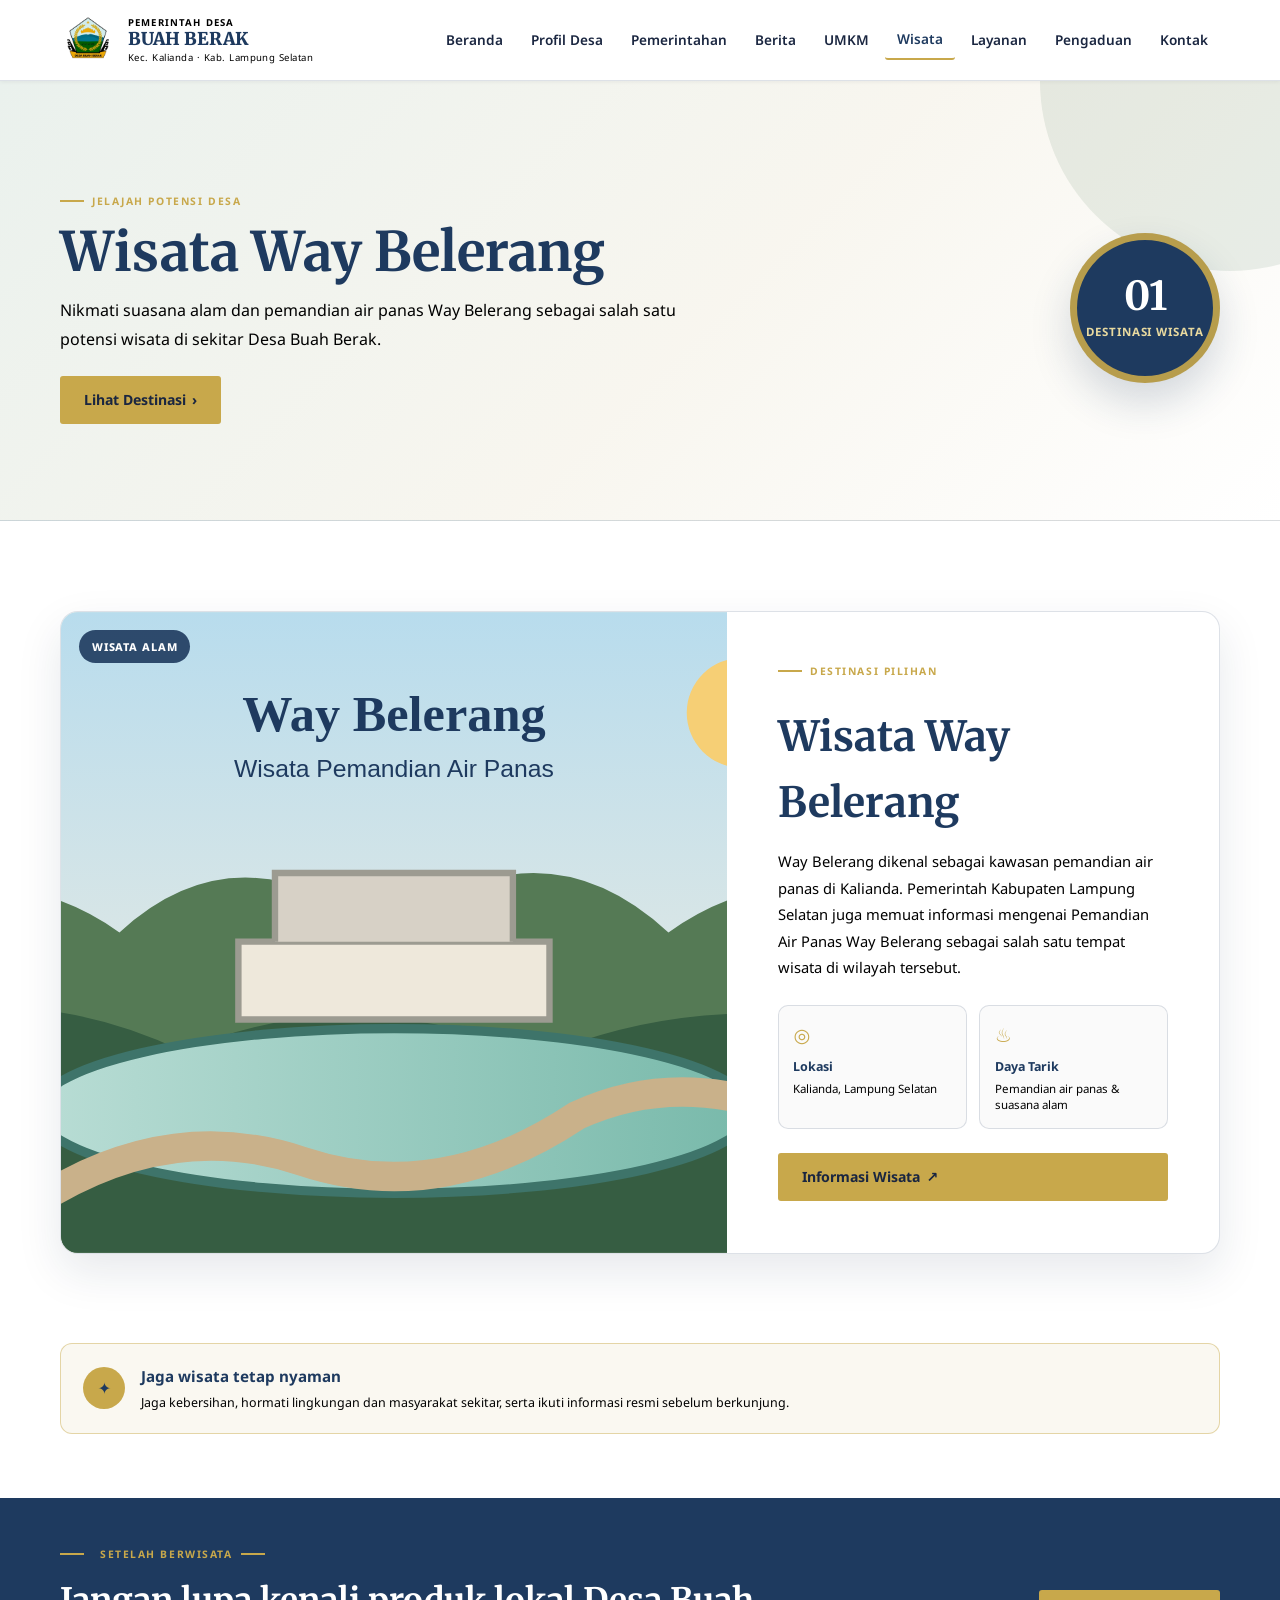
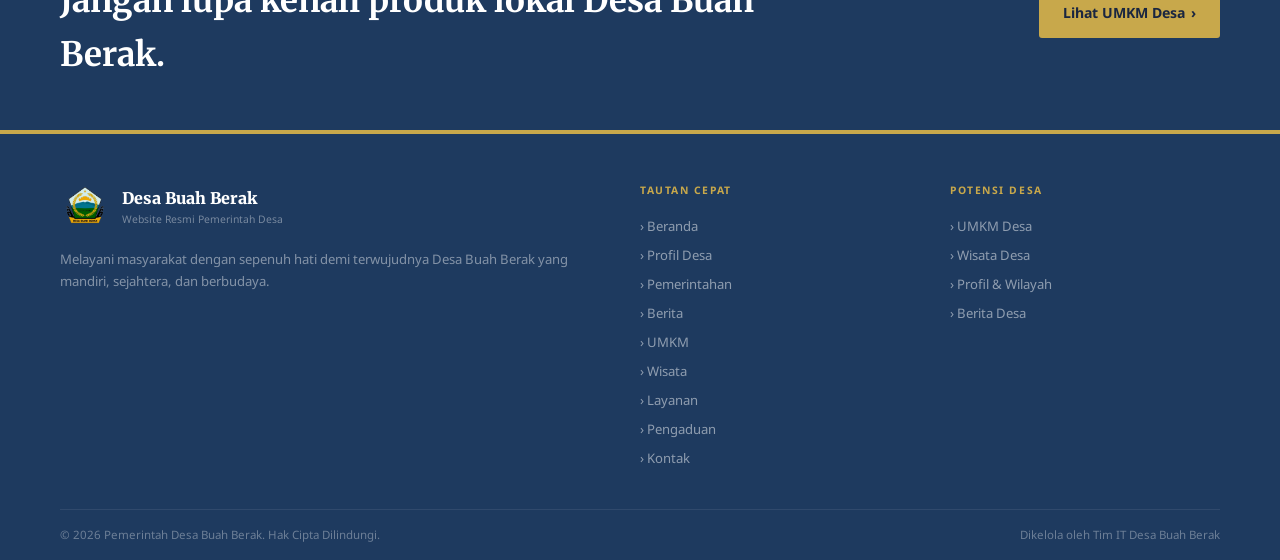
<file: wisata.html>
<!DOCTYPE html>
<html lang="id">
<head>
  <meta charset="UTF-8" />
  <meta name="viewport" content="width=device-width, initial-scale=1.0" />
  <meta name="description" content="Wisata Way Belerang – potensi wisata Desa Buah Berak." />
  <title>Wisata Desa Buah Berak</title>
  <link rel="preconnect" href="https://fonts.googleapis.com" /><link rel="preconnect" href="https://fonts.gstatic.com" crossorigin />
  <link href="https://fonts.googleapis.com/css2?family=Merriweather:wght@400;700;900&family=Noto+Sans:wght@400;500;600;700;800&display=swap" rel="stylesheet" />
  <link rel="stylesheet" href="css/style.css" />
</head>
<body class="potensi-page simple-potential-page">
<header class="header"><div class="container inner">
  <a class="logo-area" href="index.html#beranda" aria-label="Beranda Desa Buah Berak"><img src="img/LogoDesaBuahBerak.png" alt="Logo Desa Buah Berak" /><div class="logo-text"><div class="kecamatan">Pemerintah Desa</div><div class="desa-name">BUAH BERAK</div><div class="sub">Kec. Kalianda · Kab. Lampung Selatan</div></div></a>
  <nav class="nav" aria-label="Navigasi utama"><a href="index.html#beranda">Beranda</a><a href="profil.html">Profil Desa</a><a href="pemerintahan.html">Pemerintahan</a><a href="berita.html">Berita</a><a href="umkm.html">UMKM</a><a href="wisata.html" class="active">Wisata</a><a href="layanan.html">Layanan</a>
        <a href="pengaduan.html">Pengaduan</a><a href="index.html#kontak">Kontak</a>
  <button class="hamburger" id="hamburger" aria-label="Buka menu" aria-controls="mobileNav" aria-expanded="false"><span></span><span></span><span></span></button>
</div><nav class="mobile-nav" id="mobileNav" aria-label="Navigasi mobile"><a href="index.html#beranda" onclick="closeMobileNav()">Beranda</a><a href="profil.html" onclick="closeMobileNav()">Profil Desa</a><a href="pemerintahan.html" onclick="closeMobileNav()">Pemerintahan</a><a href="berita.html" onclick="closeMobileNav()">Berita</a><a href="umkm.html" onclick="closeMobileNav()">UMKM</a><a href="wisata.html" class="active" onclick="closeMobileNav()">Wisata</a><a href="layanan.html" onclick="closeMobileNav()">Layanan</a>
      <a href="pengaduan.html" onclick="closeMobileNav()">Pengaduan</a><a href="index.html#kontak" onclick="closeMobileNav()">Kontak</a></nav></header>

<main>
<section class="simple-potensi-hero wisata-simple-hero"><div class="container simple-hero-inner"><div><div class="section-label left"><span class="bar"></span> Jelajah Potensi Desa</div><h1>Wisata Way Belerang</h1><p>Nikmati suasana alam dan pemandian air panas Way Belerang sebagai salah satu potensi wisata di sekitar Desa Buah Berak.</p><a href="#way-belerang" class="btn-primary simple-hero-button">Lihat Destinasi <span>›</span></a></div><div class="simple-hero-badge"><strong>01</strong><span>Destinasi Wisata</span></div></div></section>

<section class="simple-destination-section" id="way-belerang"><div class="container"><article class="single-destination-card"><div class="single-destination-image"><img src="img/wisata-way-belerang.svg" alt="Ilustrasi Wisata Way Belerang" loading="eager"><div class="destination-chip">WISATA ALAM</div></div><div class="single-destination-content"><div class="section-label left"><span class="bar"></span> Destinasi Pilihan</div><h2>Wisata Way Belerang</h2><p>Way Belerang dikenal sebagai kawasan pemandian air panas di Kalianda. Pemerintah Kabupaten Lampung Selatan juga memuat informasi mengenai Pemandian Air Panas Way Belerang sebagai salah satu tempat wisata di wilayah tersebut.</p><div class="destination-facts"><div><span>◎</span><strong>Lokasi</strong><small>Kalianda, Lampung Selatan</small></div><div><span>♨</span><strong>Daya Tarik</strong><small>Pemandian air panas &amp; suasana alam</small></div></div><a class="btn-primary" href="https://www.lampungselatankab.go.id/web/2022/06/24/pemandian-air-panas-way-belerang-kalianda-dipercaya-bisa-relaksasi-tubuh-hingga-sembuhkan-penyakit-kulit/" target="_blank" rel="noopener">Informasi Wisata <span>↗</span></a></div></article></div></section>

<section class="simple-tour-note"><div class="container"><div class="tour-note-card"><span class="tour-note-icon">✦</span><div><h3>Jaga wisata tetap nyaman</h3><p>Jaga kebersihan, hormati lingkungan dan masyarakat sekitar, serta ikuti informasi resmi sebelum berkunjung.</p></div></div></div></section>
<section class="simple-cta"><div class="container"><div><div class="section-label light"><span class="bar"></span> Setelah Berwisata</div><h2>Jangan lupa kenali produk lokal Desa Buah Berak.</h2></div><a href="umkm.html" class="btn-primary">Lihat UMKM Desa <span>›</span></a></div></section>
</main>

<footer class="footer"><div class="container"><div class="footer-grid"><div><div class="footer-brand"><img src="img/LogoDesaBuahBerak.png" alt="Logo Desa Buah Berak" /><div><div class="footer-brand-name">Desa Buah Berak</div><div class="footer-brand-sub">Website Resmi Pemerintah Desa</div></div></div><p class="footer-desc">Melayani masyarakat dengan sepenuh hati demi terwujudnya Desa Buah Berak yang mandiri, sejahtera, dan berbudaya.</p></div><div><div class="footer-heading">Tautan Cepat</div><ul class="footer-links"><li><a href="index.html#beranda">› Beranda</a></li><li><a href="profil.html">› Profil Desa</a></li><li><a href="pemerintahan.html">› Pemerintahan</a></li><li><a href="berita.html">› Berita</a></li><li><a href="umkm.html">› UMKM</a></li><li><a href="wisata.html">› Wisata</a></li><li><a href="layanan.html">› Layanan</a></li><li><a href="pengaduan.html">› Pengaduan</a></li><li><a href="index.html#kontak">› Kontak</a></li></ul></div><div><div class="footer-heading">Potensi Desa</div><ul class="footer-links"><li><a href="umkm.html">› UMKM Desa</a></li><li><a href="wisata.html">› Wisata Desa</a></li><li><a href="profil.html">› Profil &amp; Wilayah</a></li><li><a href="berita.html">› Berita Desa</a></li></ul></div></div><div class="footer-bottom"><span>© 2026 Pemerintah Desa Buah Berak. Hak Cipta Dilindungi.</span><span>Dikelola oleh Tim IT Desa Buah Berak</span></div></div></footer>
<script src="js/script.js"></script>
</body></html>
</file>
<file: css/style.css>
/* ─── Reset & Base ─── */
    *, *::before, *::after { box-sizing: border-box; margin: 0; padding: 0; }

    :root {
      --navy:   #1e3a5f;
      --navy-dark: #132740;
      --gold:   #c8a84b;
      --red:    #cc2229;
      --bg:     #f4f2ed;
      --card:   #ffffff;
      --muted:  #e8e4da;
      --text:   #1a2640;
      --text-soft: #000000;
      --border: rgba(30,58,95,.15);
      --radius: 4px;
      --serif: 'Merriweather', Georgia, serif;
      --sans:  'Noto Sans', system-ui, sans-serif;
    }

  html { scroll-behavior: smooth; overflow-x: hidden; }

body {
  font-family: var(--sans);
  background: var(--bg);
  color: var(--text);
  font-size: 16px;
  line-height: 1.6;
  overflow-x: hidden;
}

/* ─── Transisi Halaman (fade + naik sedikit saat masuk/keluar halaman) ─── */
body {
  opacity: 0;
  transform: translateY(10px);
  transition: opacity .35s ease, transform .35s ease;
}
body.page-loaded { opacity: 1; transform: translateY(0); }
body.page-leaving { opacity: 0; transform: translateY(-8px); }

/* ─── Reveal saat scroll (muncul halus dari bawah) ─── */
.reveal {
  opacity: 0;
  transform: translateY(28px);
  transition: opacity .7s cubic-bezier(.2,.65,.3,1), transform .7s cubic-bezier(.2,.65,.3,1);
}
.reveal.in-view { opacity: 1; transform: translateY(0); }

/* Efek muncul bergiliran (stagger) untuk kartu dalam satu grid */
.reveal-stagger > * {
  opacity: 0; transform: translateY(28px);
  transition: opacity .6s cubic-bezier(.2,.65,.3,1), transform .6s cubic-bezier(.2,.65,.3,1);
}
.reveal-stagger.in-view > *:nth-child(1) { transition-delay: .05s; }
.reveal-stagger.in-view > *:nth-child(2) { transition-delay: .15s; }
.reveal-stagger.in-view > *:nth-child(3) { transition-delay: .25s; }
.reveal-stagger.in-view > *:nth-child(4) { transition-delay: .35s; }
.reveal-stagger.in-view > *:nth-child(5) { transition-delay: .45s; }
.reveal-stagger.in-view > *:nth-child(6) { transition-delay: .55s; }
.reveal-stagger.in-view > * { opacity: 1; transform: translateY(0); }

@media (prefers-reduced-motion: reduce) {
  body, .reveal, .reveal-stagger > * {
    transition: none !important; animation: none !important;
    opacity: 1 !important; transform: none !important;
  }
}

    a { color: inherit; text-decoration: none; }
    img { display: block; max-width: 100%; }
    ul { list-style: none; }

    /* ─── Utility ─── */
    .container { max-width: 1200px; margin: 0 auto; padding: 0 1.25rem; }
    .section-label {
      display: flex; align-items: center; gap: .5rem;
      font-size: .65rem; font-weight: 700; letter-spacing: .15em;
      text-transform: uppercase; color: var(--gold); margin-bottom: .75rem;
    }
    .section-label::before,
    .section-label::after { content: ''; height: 2px; width: 1.5rem; background: var(--gold); }
    .section-label.left::after { display: none; }
    .section-label.left::before { display: none; }
    .section-label.left { justify-content: flex-start; }
    .section-label.left .bar { height: 2px; width: 1.5rem; background: var(--gold); }

    h2.section-title {
      font-family: var(--serif);
      font-size: clamp(1.75rem, 4vw, 2.5rem);
      font-weight: 900;
      color: var(--navy);
      line-height: 1.2;
    }

    /* ─── Topbar ─── */
    .topbar {
      background: var(--navy);
      color: rgba(255,255,255,.75);
      font-size: .72rem;
      padding: .4rem 0;
      display: none;
    }
    @media (min-width: 768px) { .topbar { display: block; } }
    .topbar .inner {
      display: flex; justify-content: space-between; align-items: center;
    }
    .topbar-group { display: flex; gap: 1.5rem; align-items: center; }
    .topbar-item { display: flex; align-items: center; gap: .35rem; }
    .topbar-item svg { width: 11px; height: 11px; }

    /* ─── Header ─── */
    .header {
      background: #fff;
      border-bottom: 1px solid var(--border);
      box-shadow: 0 1px 4px rgba(0,0,0,.06);
      position: sticky; top: 0; z-index: 100;
    }
    .header .inner {
      display: flex; align-items: center; justify-content: space-between;
      padding: .75rem 1.25rem;
    }
    .logo-area { display: flex; align-items: center; gap: .75rem; }
    .logo-area img { width: 56px; height: 56px; object-fit: contain; }
    .logo-text .kecamatan {
      font-size: .6rem; font-weight: 700; letter-spacing: .12em;
      text-transform: uppercase; color: var(--text-soft);
    }
    .logo-text .desa-name {
      font-family: var(--serif);
      font-size: 1.1rem; font-weight: 900; color: var(--navy);
      line-height: 1.1;
    }
    .logo-text .sub {
      font-size: .6rem; color: var(--text-soft); letter-spacing: .05em;
    }

    /* Nav */
    .nav { display: none; align-items: center; gap: .25rem; margin-left: auto;}
    @media (min-width: 1024px) { .nav { display: flex; } }
    .nav a {
      padding: .5rem .75rem; font-size: .85rem; font-weight: 600;
      border-radius: 3px; transition: color .2s, background .2s;
    }
    .nav a:hover { color: var(--navy); background: var(--muted); }
    .nav a.active { color: var(--navy); border-bottom: 2px solid var(--gold); }
  
    
    .hamburger {
      display: flex; flex-direction: column; justify-content: center;
      gap: 5px; width: 36px; height: 36px; cursor: pointer;
      background: none; border: none; padding: 4px;
    }
    .hamburger span {
      display: block; height: 2px; background: var(--navy);
      border-radius: 2px; transition: all .25s;
    }
    .hamburger.open span:nth-child(1) { transform: translateY(7px) rotate(45deg); }
    .hamburger.open span:nth-child(2) { opacity: 0; }
    .hamburger.open span:nth-child(3) { transform: translateY(-7px) rotate(-45deg); }
    @media (min-width: 1024px) { .hamburger { display: none; } }

    /* Mobile nav */
    .mobile-nav {
      display: none; flex-direction: column; background: #fff;
      border-top: 1px solid var(--border); padding: .5rem 1.25rem 1rem;
    }
    .mobile-nav.open { display: flex; }
    .mobile-nav a {
      padding: .65rem .75rem; font-size: .9rem; font-weight: 600;
      border-radius: 3px; transition: background .2s;
    }
    .mobile-nav a:hover { background: var(--muted); }

    /* ─── Hero ─── */
.hero { position: relative; min-height: 580px; overflow: hidden; padding: 2.5rem 0; display: flex; align-items: center; }
@media (min-width: 768px) { .hero { min-height: 660px; padding: 0; } }
    .hero-img {
      position: absolute; inset: 0;
      width: 100%; height: 100%; object-fit: cover;
    }
    .hero-overlay {
      position: absolute; inset: 0;
      background: linear-gradient(to right, rgba(30,58,95,.92) 0%, rgba(30,58,95,.65) 55%, transparent 100%);
    }
    .hero-stripe {
      position: absolute; top: 0; right: 0; width: 6px; height: 100%;
      display: flex; flex-direction: column;
    }
    .hero-stripe .red { flex: 1; background: var(--red); }
    .hero-stripe .white { flex: 1; background: #fff; }
    .hero-content { position: relative; width: 100%; }
    .hero-inner { max-width: 620px; }
    .hero-badge {
      display: flex; align-items: center; gap: .5rem;
      font-size: .65rem; font-weight: 700; letter-spacing: .15em;
      text-transform: uppercase; color: var(--gold); margin-bottom: 1rem;
    }
    .hero-badge::before { content: ''; height: 2px; width: 2rem; background: var(--gold); }
    .hero h1 {
      font-family: var(--serif);
      font-size: clamp(2.2rem, 6vw, 3.8rem);
      font-weight: 900; color: #fff;
      line-height: 1.1; margin-bottom: 1rem;
    }
    .hero p {
      color: rgba(255,255,255,.8);
      font-size: clamp(.9rem, 2vw, 1.1rem);
      max-width: 480px; margin-bottom: 2rem;
    }
    .hero-btns { display: flex; gap: .75rem; flex-wrap: wrap; }
    .btn-primary {
      display: inline-flex; align-items: center; gap: .4rem;
      padding: .8rem 1.5rem; background: var(--gold); color: var(--text);
      font-weight: 700; font-size: .88rem; border-radius: 3px;
      transition: opacity .2s;
    }
    .btn-primary:hover { opacity: .88; }
    .btn-outline {
      display: inline-flex; align-items: center; gap: .4rem;
      padding: .8rem 1.5rem; border: 1.5px solid rgba(255,255,255,.5);
      color: #fff; font-weight: 600; font-size: .88rem; border-radius: 3px;
      transition: background .2s;
    }
    .btn-outline:hover { background: rgba(255,255,255,.1); }

    /* ─── Stats ─── */
    .stats { background: var(--navy); }
    .stats-grid {
      display: grid; grid-template-columns: repeat(2, 1fr);
    }
    @media (min-width: 768px) { .stats-grid { grid-template-columns: repeat(4, 1fr); } }
    .stat-item {
      display: flex; align-items: center; gap: 1rem;
      padding: 1.5rem 1.75rem;
      border-right: 1px solid rgba(255,255,255,.08);
      border-bottom: 1px solid rgba(255,255,255,.08);
    }
    .stat-icon {
      width: 42px; height: 42px; border-radius: 4px;
      background: var(--gold);
      display: flex; align-items: center; justify-content: center;
      flex-shrink: 0;
    }
    .stat-icon svg { width: 20px; height: 20px; stroke: var(--navy); fill: none; stroke-width: 2; }
    .stat-val {
      font-family: var(--serif); font-size: 1.6rem; font-weight: 900;
      color: #fff; line-height: 1;
    }
    .stat-unit { font-size: .75rem; font-weight: 400; color: rgb(255, 255, 255); }
    .stat-label { font-size: .72rem; color: rgb(255, 255, 255); margin-top: .25rem; }

    /* ─── Profil ─── */
    .profil { padding: 2rem 0; background: var(--bg); }
    .profil-grid {
      display: grid; gap: 1rem; align-items: center;
    }
    .profil-text { text-align: center; }
    {
      .profil-grid { grid-template-columns: 1fr 1fr; }
    }
    .profil-meta {
      display: grid; grid-template-columns: 1fr 1fr; gap: 1rem;
      margin-top: 2rem;
    }
    .meta-card {
      background: var(--card); border: 2px solid var(--border);
      border-radius: var(--radius); padding: 1rem; 
    }
    .meta-card .label {
      font-size: .7rem; color: var(--text-soft); margin-bottom: .25rem;
    }
    .meta-card .value {
      font-family: var(--serif); font-weight: 700; color: var(--navy);
      font-size: .95rem;
    }
    .profil-img-wrap {
      position: relative;
    }
    .profil-img-wrap::before {
      content: ''; position: absolute;
      top: -12px; left: -12px; right: 12px; bottom: 12px;
      border: 2px solid var(--gold); border-radius: var(--radius);
      opacity: .3;
    }
    .profil-img-wrap img {
      position: relative; width: 100%; height: 380px;
      object-fit: cover; border-radius: var(--radius);
    }
    .profil-img-caption {
      position: absolute; bottom: 1rem; left: 1rem;
      background: rgba(30,58,95,.88); color: #fff;
      font-size: .72rem; font-weight: 600; padding: .35rem .75rem;
      border-radius: 3px;
    }

    /* ─── Layanan ─── */
    .layanan { padding: 5rem 0; background: var(--muted); }
    .section-header { text-align: center; margin-bottom: 3rem; }
    .section-header p {
      color: var(--text-soft); font-size: .9rem;
      max-width: 520px; margin: .75rem auto 0;
    }
    .layanan-grid {
      display: grid; gap: 1.25rem;
      grid-template-columns: repeat(auto-fill, minmax(280px, 1fr));
    }
    .layanan-card {
      background: var(--card); border: 1px solid var(--border);
      border-radius: var(--radius); padding: 1.5rem;
      cursor: pointer; transition: border-color .2s, box-shadow .2s;
    }
    .layanan-card:hover {
      border-color: var(--navy);
      box-shadow: 0 4px 16px rgba(30,58,95,.1);
    }
    .layanan-icon {
      width: 48px; height: 48px; border-radius: 4px;
      background: rgba(30,58,95,.08);
      display: flex; align-items: center; justify-content: center;
      margin-bottom: 1rem;
      transition: background .2s;
    }
    .layanan-card:hover .layanan-icon { background: var(--navy); }
    .layanan-icon svg {
      width: 22px; height: 22px; stroke: var(--navy); fill: none;
      stroke-width: 2; transition: stroke .2s;
    }
    .layanan-card:hover .layanan-icon svg { stroke: #fff; }
    .layanan-card h3 { font-size: .95rem; font-weight: 700; color: var(--navy); margin-bottom: .4rem; }
    .layanan-card p { font-size: .82rem; color: var(--text-soft); line-height: 1.5; }
    .layanan-more {
      display: flex; align-items: center; gap: .25rem;
      font-size: .75rem; font-weight: 700; color: var(--gold);
      margin-top: 1rem;
    }
    .layanan-more svg { width: 13px; height: 13px; stroke: var(--gold); fill: none; stroke-width: 2.5; }
    .layanan-info {
      margin-top: 2.5rem; text-align: center;
    }
    .layanan-info-box {
      display: inline-block;
      background: var(--card); border: 1px solid var(--border);
      border-radius: var(--radius); padding: .85rem 1.5rem;
      font-size: .82rem; color: var(--text-soft);
    }
    .layanan-info-box strong { color: var(--text); }

    /* ─── Berita ─── */
    .berita-home { padding: 5rem 0 5rem; background: var(--bg); }
    .berita-header {
      display: flex; align-items: flex-end; justify-content: space-between;
      margin-bottom: 2.5rem; gap: 1rem;
    }
    .berita { padding: 1rem 0 5rem; background: var(--bg); }
    .berita-header {
      display: flex; align-items: flex-end; justify-content: space-between;
      margin-bottom: 2.5rem; gap: 1rem;
    }
    .btn-semua {
      display: none; align-items: center; gap: .4rem;
      padding: .55rem 1.1rem; border: 1.5px solid var(--navy);
      color: var(--navy); font-size: .82rem; font-weight: 600;
      border-radius: 3px; transition: background .2s, color .2s;
      white-space: nowrap;
    }
    @media (min-width: 768px) { .btn-semua { display: inline-flex; } }
    .btn-semua:hover { background: var(--navy); color: #fff; }
    .btn-semua svg { width: 13px; height: 13px; stroke: currentColor; fill: none; stroke-width: 2; }
    .berita-grid {
      display: grid; gap: 1.5rem;
      grid-template-columns: repeat(auto-fill, minmax(300px, 1fr));
    }

    /* Tombol "Semua Berita" — lebar penuh, di bawah grid, rata tengah */
    .berita-cta { margin-top: 1rem; }
    .btn-semua-full {
      display: flex; align-items: center; justify-content: center; gap: .5rem;
      width: 100%; padding: 1rem; border: 1.5px solid var(--navy);
      border-radius: 6px; color: var(--navy); font-size: .95rem; font-weight: 700;
      transition: background .2s, color .2s;
    }
    .btn-semua-full:hover { background: var(--navy); color: #fff; }
    .btn-semua-full svg { width: 15px; height: 15px; stroke: currentColor; fill: none; stroke-width: 2; }
    .berita-grid {
      display: grid; gap: 1.5rem;
      grid-template-columns: repeat(auto-fill, minmax(300px, 1fr));
    }
    
    .berita-card {
      background: var(--card); border: 2px solid var(--border);
      border-radius: var(--radius); overflow: hidden;
      transition: box-shadow .2s;
    }
    .berita-card:hover { box-shadow: 0 6px 20px rgba(0,0,0,.08); }
    .berita-thumb {
      position: relative; height: 200px; overflow: hidden; background: var(--muted);
    }
    .berita-thumb img {
      width: 100%; height: 100%; object-fit: cover;
      transition: transform .5s;
    }
    .berita-card:hover .berita-thumb img { transform: scale(1.05); }
    .berita-badge {
      position: absolute; top: .75rem; left: .75rem;
      padding: .2rem .6rem; font-size: .65rem; font-weight: 700;
      border-radius: 2px;
    }
    .badge-pengumuman { background: var(--red); color: #fff; }
    .badge-kegiatan   { background: var(--navy); color: #fff; }
    .badge-infrastruktur { background: var(--gold); color: var(--text); }
    .berita-body { padding: 1.25rem; }
    .berita-date {
      display: flex; align-items: center; gap: .3rem;
      font-size: .72rem; color: var(--text-soft); margin-bottom: .6rem;
    }
    .berita-date svg { width: 11px; height: 11px; stroke: currentColor; fill: none; stroke-width: 2; }
    .berita-body h3 {
      font-size: .95rem; font-weight: 700; color: var(--navy);
      line-height: 1.35; margin-bottom: .5rem;
      display: -webkit-box; -webkit-line-clamp: 2; -webkit-box-orient: vertical; overflow: hidden;
    }
    .berita-body p {
      font-size: .82rem; color: var(--text-soft); line-height: 1.5;
      display: -webkit-box; -webkit-line-clamp: 3; -webkit-box-orient: vertical; overflow: hidden;
    }
    .berita-more {
      display: flex; align-items: center; gap: .25rem;
      font-size: .75rem; font-weight: 700; color: var(--gold); margin-top: .9rem;
    }
    .berita-more svg { width: 13px; height: 13px; stroke: var(--gold); fill: none; stroke-width: 2.5; }

    /* ─── Pemerintahan ─── */
    .pemerintahan { padding: 2rem 0; background: var(--white); }
    .pemerintahan .section-label { justify-content: center; }
    .pemerintahan h2.section-title { color: #000000; text-align: center; }
    .pemerintahan .sub {
      text-align: center; color: rgba(0, 0, 4, 0.55);
      font-size: .88rem; margin-top: .75rem; max-width: 480px; margin-inline: auto;
    }
    .official-lead {
      display: grid;
      justify-content: center;
      gap:3rem; margin-top: 3.5rem;
    }
    .officials-grid {
      display: grid; gap: 5rem; margin-top: 4rem;
      grid-template-columns: repeat(2,minmax(0, 1fr));
    
    }
    @media (min-width: 768px) { .officials-grid { grid-template-columns: repeat(4, 1fr); } }
    .official-card {
      text-align: center;
      cursor: pointer;
    }
    .official-photo {
      width: 200px; height: 200px; border-radius: 50%;
      overflow: hidden; margin: 0 auto 1rem;
      border: 3px solid var(--gold); background: var(--muted);
    }
    .official-photo img {
      width: 100%; height: 130%; object-fit: cover;
      transition: transform .3s;
    }
    .official-card:hover .official-photo img { transform: scale(1.06); }
    .official-name { font-weight: 700; color: #000000; font-size: .9rem; line-height: 1.3; }
    .official-role { color: var(--gold); font-size: .78rem; font-weight: 600; margin-top: .25rem; }

  /* ─── Pop-up Informasi Aparatur Desa ─── */
.official-card {
  cursor: pointer;
  transition: transform .2s ease;
}
.official-card:focus-visible {
  outline: 3px solid rgba(200,168,75,.45);
  outline-offset: 5px;
}
.official-card:hover {
  transform: translateY(-3px);
}

.official-popover {
  position: absolute;
  z-index: 9999;
  width: min(360px, calc(100vw - 24px));
  max-width: calc(100vw - 24px);
  background: #fff;
  border: 1px solid rgba(30,58,95,.14);
  border-radius: 14px;
  box-shadow: 0 20px 50px rgba(19,39,64,.22), 0 5px 16px rgba(19,39,64,.10);
  overflow: hidden;
  opacity: 0;
  visibility: hidden;
  transform: translateY(12px) scale(.96);
  transition: opacity .22s ease, transform .22s cubic-bezier(.16,1,.3,1), visibility .22s;
  pointer-events: none;
}
.official-popover.active {
  opacity: 1;
  visibility: visible;
  transform: translateY(0) scale(1);
  pointer-events: auto;
}
.official-popover::after {
  content: '';
  position: absolute;
  width: 13px;
  height: 13px;
  transform: rotate(45deg);
  z-index: 1;
}
.official-popover.pop-top::after {
  bottom: -7px;
  left: 50%;
  margin-left: -7px;
  background: #fff;
  border-right: 1px solid rgba(30,58,95,.14);
  border-bottom: 1px solid rgba(30,58,95,.14);
}
.official-popover.pop-bottom::after {
  top: -7px;
  left: 50%;
  margin-left: -7px;
  background: var(--navy);
  border-left: 1px solid rgba(30,58,95,.14);
  border-top: 1px solid rgba(30,58,95,.14);
}

.popover-header {
  position: relative;
  background: linear-gradient(135deg, var(--navy-dark), var(--navy));
  color: #fff;
  padding: 18px 18px 16px;
  display: flex;
  align-items: center;
  gap: 13px;
  border-bottom: 3px solid var(--gold);
}
.popover-avatar {
  width: 58px;
  height: 58px;
  border-radius: 50%;
  object-fit: cover;
  object-position: center top;
  flex: 0 0 58px;
  border: 3px solid var(--gold);
  background: var(--muted);
}
.pop-title-wrap {
  min-width: 0;
  display: flex;
  flex-direction: column;
  padding-right: 24px;
}
.pop-name {
  font-family: var(--serif);
  font-size: 1rem;
  font-weight: 900;
  color: #fff;
  line-height: 1.25;
}
.pop-role {
  font-size: .72rem;
  color: var(--gold);
  font-weight: 700;
  margin-top: 4px;
}
.popover-close {
  position: absolute;
  top: 12px;
  right: 12px;
  background: rgba(255,255,255,.12);
  border: 1px solid rgba(255,255,255,.18);
  color: #fff;
  width: 28px;
  height: 28px;
  border-radius: 50%;
  cursor: pointer;
  display: flex;
  align-items: center;
  justify-content: center;
  font-size: 18px;
  line-height: 1;
  transition: background .2s, transform .2s;
}
.popover-close:hover {
  background: rgba(255,255,255,.22);
  transform: rotate(90deg);
}
.popover-body {
  padding: 15px 17px 17px;
  background: #fff;
}
.popover-section-title {
  display: flex;
  align-items: center;
  gap: 7px;
  color: var(--navy);
  font-size: .68rem;
  font-weight: 800;
  letter-spacing: .1em;
  text-transform: uppercase;
  margin-bottom: 10px;
  justify-content: center;
  text-align: center;
  width: 100%;
}
.popover-section-title::before {
  content: '';
  width: 18px;
  height: 2px;
  background: var(--gold);
}
.pop-info-list {
  display: flex;
  flex-direction: column;
  gap: 0;
}
.pop-info-item {
  display: grid;
  grid-template-columns: 100px 1fr;
  gap: 10px;
  align-items: start;
  padding: 9px 0;
  border-bottom: 1px solid rgba(30,58,95,.08);
  font-size: .78rem;
}
.pop-info-item:last-child {
  border-bottom: none;
  padding-bottom: 0;
}
.pop-label {
  color: #64748b;
  font-weight: 700;
  font-size: .68rem;
  text-transform: uppercase;
  letter-spacing: .04em;
}
.pop-val {
  color: var(--navy);
  font-weight: 700;
  text-align: right;
  word-break: break-word;
}
.pop-note {
  margin-top: 12px;
  padding: 9px 10px;
  border-left: 3px solid var(--gold);
  background: rgba(200,168,75,.09);
  color: #64748b;
  font-size: .68rem;
  line-height: 1.45;
  border-radius: 0 5px 5px 0;
}
@media (max-width: 480px) {
  .official-popover {
    position: fixed;
    left: 12px !important;
    right: 12px;
    width: auto;
    top: 50% !important;
    transform: translateY(-46%) scale(.96);
  }
  .official-popover.active {
    transform: translateY(-50%) scale(1);
  }
  .official-popover::after { display: none; }
  .popover-header { padding: 16px; }
}

    /* ─── Kontak ─── */
    .kontak { padding: 5rem 0; background: var(--bg); }
    .kontak-grid {
      display: grid; gap: 3rem; align-items: start;
    }
    @media (min-width: 900px) { .kontak-grid { grid-template-columns: 1fr 1fr; } }
    .kontak-info-items { display: flex; flex-direction: column; gap: 1.25rem; margin-top: 2rem; }
    .kontak-item { display: flex; gap: 1rem; }
    .kontak-icon {
      width: 42px; height: 42px; border-radius: 4px;
      background: rgba(30,58,95,.08);
      display: flex; align-items: center; justify-content: center; flex-shrink: 0;
    }
    .kontak-icon svg { width: 18px; height: 18px; stroke: var(--navy); fill: none; stroke-width: 2; }
    .kontak-label {
      font-size: .65rem; font-weight: 700; letter-spacing: .1em;
      text-transform: uppercase; color: var(--text-soft); margin-bottom: .2rem;
    }
    .kontak-val { font-size: .88rem; color: var(--text); }
    .sosmed { display: flex; gap: 1rem; justify-content: flex-start; }
    .sosmed-btn {
      width: 40px; height: 40px; border-radius: 4px;
      background: rgba(30,58,95,.08);
      display: flex; align-items: center; justify-content: center;
      transition: background .2s, color .2s;
    }
    .sosmed-btn:hover { background: var(--navy); }
    .sosmed-btn:hover svg { stroke: #fff; }
    .sosmed-btn svg { width: 18px; height: 18px; stroke: var(--navy); fill: none; stroke-width: 2; }

    /* Form */
    .form-card {
      background: var(--card); border: 1px solid var(--border);
      border-radius: var(--radius); padding: 2rem;
    }
    .form-card h3 {
      font-family: var(--serif); font-size: 1.3rem; font-weight: 700;
      color: var(--navy); margin-bottom: 1.5rem;
    }
    .form-row { display: grid; gap: 1rem; margin-bottom: 1rem; }
    @media (min-width: 480px) { .form-row { grid-template-columns: 1fr 1fr; } }
    .form-group { display: flex; flex-direction: column; gap: .35rem; margin-bottom: 1rem; }
    .form-group label {
      font-size: .68rem; font-weight: 700; letter-spacing: .1em;
      text-transform: uppercase; color: var(--text-soft);
    }
    .form-group input,
    .form-group textarea {
      padding: .65rem .85rem;
      background: var(--muted); border: 1px solid var(--border);
      border-radius: 3px; font-family: var(--sans); font-size: .88rem;
      color: var(--text); outline: none; transition: border-color .2s, box-shadow .2s;
    }
    .form-group input:focus,
    .form-group textarea:focus {
      border-color: var(--navy);
      box-shadow: 0 0 0 3px rgba(30,58,95,.12);
    }
    .form-group textarea { resize: none; }
    .btn-submit {
      width: 100%; padding: .85rem;
      background: var(--navy); color: #fff;
      font-size: .9rem; font-weight: 700; font-family: var(--sans);
      border: none; border-radius: 3px; cursor: pointer;
      transition: background .2s;
    }
    .btn-submit:hover { background: var(--navy-dark); }

    /* ─── Footer ─── */
    .footer {
      background: var(--navy);
      border-top: 4px solid var(--gold);
      padding: 3rem 0 0;
    }
    .footer-grid {
      display: grid; gap: 2.5rem;
      grid-template-columns: 1fr;
    }
    @media (min-width: 768px) {
      .footer-grid { grid-template-columns: 2fr 1fr 1fr; }
    }
    .footer-brand { display: flex; align-items: center; gap: .75rem; margin-bottom: 1rem; }
    .footer-brand img { width: 50px; height: 50px; object-fit: contain; }
    .footer-brand-name {
      font-family: var(--serif); font-size: 1rem; font-weight: 900; color: #fff;
    }
    .footer-brand-sub { font-size: .65rem; color: rgba(255,255,255,.4); }
    .footer-desc { font-size: .82rem; color: rgba(255,255,255,.45); line-height: 1.7; }
    .footer-heading {
      font-size: .65rem; font-weight: 700; letter-spacing: .15em;
      text-transform: uppercase; color: var(--gold); margin-bottom: 1.1rem;
    }
    .footer-links { display: flex; flex-direction: column; gap: .5rem; }
    .footer-links a {
      display: flex; align-items: center; gap: .4rem;
      font-size: .82rem; color: rgba(255,255,255,.5); transition: color .2s;
    }
    .footer-links a:hover { color: var(--gold); }
    .footer-links svg { width: 12px; height: 12px; stroke: currentColor; fill: none; stroke-width: 2.5; }
    .footer-bottom {
      margin-top: 2.5rem; padding: 1rem 0;
      border-top: 1px solid rgba(255,255,255,.08);
      display: flex; flex-direction: column; gap: .4rem; align-items: center;
      font-size: .72rem; color: rgba(255,255,255,.35); text-align: center;
    }
    @media (min-width: 768px) {
      .footer-bottom { flex-direction: row; justify-content: space-between; }
    }

    /* ─── Scroll hide ─── */
    ::-webkit-scrollbar { width: 6px; }
    ::-webkit-scrollbar-track { background: transparent; }
    ::-webkit-scrollbar-thumb { background: rgba(30,58,95,.25); border-radius: 3px; }

    /* ─── Page Banner (halaman dalam / inner pages) ─── */
    .page-banner {
      background: var(--navy);
      border-bottom: 4px solid var(--gold);
      padding: 2.75rem 0 2.25rem;
    }
    .page-banner .section-label.left { color: var(--gold); }
    .page-banner .section-label.left .bar { background: var(--gold); }
    .page-banner h1 {
      font-family: var(--serif);
      font-size: clamp(1.7rem, 4vw, 2.4rem);
      font-weight: 900;
      color: #fff;
      line-height: 1.2;
    }
    .breadcrumb {
      font-size: .8rem;
      color: rgba(255,255,255,.55);
      margin-top: .6rem;
    }
    .breadcrumb a { color: var(--gold); font-weight: 600; }
    .breadcrumb a:hover { text-decoration: underline; }

/* Peta Lokasi — kartu besar, modern, sejajar dengan info kontak */
.map-card {
  position: relative;
  border-radius: 14px;
  overflow: hidden;
  border: 1px solid var(--border);
  box-shadow: 0 20px 45px -20px rgba(19,39,64,.35);
  min-height: 360px;
  height: 100%;
}
.map-card iframe {
  width: 100%; height: 100%; min-height: 360px;
  border: 0; display: block;
  filter: saturate(1.05) contrast(1.02);
}
@media (min-width: 900px) { .map-card, .map-card iframe { min-height: 460px; } }
.map-badge {
  position: absolute; left: 1rem; bottom: 1rem;
  display: inline-flex; align-items: center; gap: .5rem;
  background: #fff; color: var(--navy);
  font-size: .8rem; font-weight: 700;
  padding: .65rem 1rem; border-radius: 999px;
  box-shadow: 0 8px 20px -6px rgba(19,39,64,.4);
  transition: background .2s, color .2s, transform .2s;
}
.map-badge svg {
  width: 15px; height: 15px; stroke: currentColor; fill: none; stroke-width: 2;
}
.map-badge:hover { background: var(--navy); color: #fff; transform: translateY(-2px); }

  /*visi misi */
  /* Container Card Wrapper */
  .card-container {
  display: flex;
  gap: 30px;
  max-width: 1000px;
  width: 100%;
  flex-wrap: wrap;
  justify-content: center;
  align-items: stretch;
  margin: 3rem auto;
}

    /* Card Item Modern Style */
    .card-vm {
      background: rgba(255, 255, 255, 0.85);
      backdrop-filter: blur(10px);
      border-radius: 20px;
      padding: 40px 30px;
      flex: 1;
      min-width: 320px;
      box-shadow: 0 10px 30px rgba(0, 0, 0, 0.08);
      border: 1px solid rgba(255, 255, 255, 0.6);
      transition: all 0.3s cubic-bezier(0.25, 0.8, 0.25, 1);
      display: flex;
      flex-direction: column;
      align-items: center;
      position: relative;
      overflow: hidden;
    }

    /* Top Highlight Accent Bar */
    .card-vm::before {
      content: '';
      position: absolute;
      top: 0;
      left: 0;
      width: 100%;
      height: 5px;
      background: linear-gradient(90deg, var(--gold));
    }

    /* Hover Effect */
    .card-vm:hover {
      transform: translateY(-8px);
      box-shadow: 0 20px 40px rgba(37, 99, 235, 0.15);
    }

    /* Icon Container */
    .icon-wrapper {
      width: 65px;
      height: 65px;
      background: linear-gradient(135deg, blue, rgb(78, 78, 217));
      color: #ffffff;
      border-radius: 50%;
      display: flex;
      justify-content: center;
      align-items: center;
      font-size: 28px;
      margin-bottom: 20px;
      box-shadow: 0 8px 16px rgba(37, 99, 235, 0.3);
    }

    /* Card Title */
    .card-title {
      font-size: 24px;
      font-weight: 700;
      color: #1e293b;
      margin-bottom: 20px;
      letter-spacing: 0.5px;
    }

    /* Text Content Visi */
    .visi-text {
      color: #475569;
      font-size: 15px;
      line-height: 1.7;
      text-align: center;
    }

    /* List Misi Custom Style */
    .misi-list {
      list-style: none;
      width: 100%;
    }

    .misi-list li {
      position: relative;
      padding-left: 28px;
      margin-bottom: 14px;
      color: #475569;
      font-size: 14.5px;
      line-height: 1.6;
      text-align: left;
    }

    .misi-list li:last-child {
      margin-bottom: 0;
    }

    /* Custom Icon Bullet Point Misi */
    .misi-list li::before {
      content: "✓";
      position: absolute;
      left: 0;
      top: 2px;
      width: 18px;
      height: 18px;
      background: #eff6ff;
      color: #2563eb;
      border-radius: 50%;
      display: flex;
      align-items: center;
      justify-content: center;
      font-size: 11px;
      font-weight: bold;
    }

    /* ─── Flyout Tooltip Card (Tepat di Atas Foto) ─── */
.official-card {
  cursor: pointer;
}

.official-popover {
  position: absolute;
  z-index: 9999;
  width: 300px;
  background: #ffffff;
  border-radius: 12px;
  box-shadow: 0 12px 30px rgba(19, 39, 64, 0.25), 0 2px 8px rgba(0, 0, 0, 0.08);
  border: 1px solid rgba(30, 58, 95, 0.15);
  overflow: hidden;
  opacity: 0;
  visibility: hidden;
  transform: translateY(8px) scale(0.95);
  transition: opacity 0.25s cubic-bezier(0.16, 1, 0.3, 1), 
              transform 0.25s cubic-bezier(0.16, 1, 0.3, 1), 
              visibility 0.25s;
  pointer-events: none;
}

.official-popover.active {
  opacity: 1;
  visibility: visible;
  transform: translateY(0) scale(1);
  pointer-events: auto;
}

/* Panah Penunjuk (Arrow Tooltip) */
.official-popover::after {
  content: '';
  position: absolute;
  width: 12px;
  height: 12px;
  transform: rotate(45deg);
  z-index: 1;
}

/* Jika popover berada di atas foto (Panah menunjuk ke bawah) */
.official-popover.pop-top::after {
  bottom: -6px;
  left: 50%;
  margin-left: -6px;
  background: #ffffff;
  border-right: 1px solid rgba(30, 58, 95, 0.15);
  border-bottom: 1px solid rgba(30, 58, 95, 0.15);
}

/* Jika popover berada di bawah foto (Panah menunjuk ke atas) */
.official-popover.pop-bottom::after {
  top: -6px;
  left: 50%;
  margin-left: -6px;
  background: var(--navy, #1e3a5f);
  border-left: 1px solid rgba(30, 58, 95, 0.15);
  border-top: 1px solid rgba(30, 58, 95, 0.15);
}

/* Header Popover */
.popover-header {
  background: var(--navy, #1e3a5f);
  color: #ffffff;
  padding: 10px 14px;
  display: flex;
  align-items: center;
  justify-content: space-between;
  border-bottom: 2px solid var(--gold, #c8a84b);
}

.popover-header .pop-title-wrap {
  display: flex;
  flex-direction: column;
}

.popover-header .pop-name {
  font-family: var(--serif, 'Merriweather', Georgia, serif);
  font-size: 0.9rem;
  font-weight: 700;
  color: #ffffff;
  line-height: 1.2;
}

.popover-header .pop-role {
  font-size: 0.7rem;
  color: var(--gold, #c8a84b);
  font-weight: 600;
  margin-top: 2px;
}

.popover-close {
  background: rgba(255, 255, 255, 0.18);
  border: none;
  color: #fff;
  width: 22px;
  height: 22px;
  border-radius: 50%;
  cursor: pointer;
  display: flex;
  align-items: center;
  justify-content: center;
  font-size: 14px;
  line-height: 1;
  transition: background 0.2s;
}

.popover-close:hover {
  background: rgba(255, 255, 255, 0.35);
}

/* Body Content Popover */
.popover-body {
  padding: 12px 14px;
  background: #ffffff;
}

.pop-info-list {
  display: flex;
  flex-direction: column;
  gap: 7px;
}

.pop-info-item {
  display: flex;
  justify-content: space-between;
  align-items: center;
  padding-bottom: 5px;
  border-bottom: 1px dashed rgba(30, 58, 95, 0.1);
  font-size: 0.78rem;
}

.pop-info-item:last-child {
  border-bottom: none;
  padding-bottom: 0;
}

.pop-label {
  color: #64748b;
  font-weight: 600;
  font-size: 0.7rem;
  text-transform: uppercase;
  letter-spacing: 0.04em;
}

.pop-val {
  color: var(--navy, #1e3a5f);
  font-weight: 700;
  text-align: right;
  max-width: 160px;
  word-break: break-word;
}

/* Perbaikan posisi foto dan nama pada pop-up aparatur */
.popover-header {
    justify-content: flex-start !important;
    gap: 13px;
}

.popover-header .pop-title-wrap {
    text-align: left;
    flex: 1;
    min-width: 0;
}

.popover-header .pop-name {
    text-align: left;
}

.popover-header .pop-role {
    text-align: left;
}

.popover-close {
    position: absolute;
    top: 12px;
    right: 12px;
}

/* Pop-up tetap tampil saat halaman di-scroll */
.popover-overlay {
    position: fixed !important;
    inset: 0;
    z-index: 9999;
}

/* Pop-up tetap berada di layar */
.popover {
    position: fixed !important;
    top: 50%;
    left: 50%;
    transform: translate(-50%, -50%);
    z-index: 10000;
    max-height: 90vh;
    overflow-y: auto;
}

.popover-section-title::before {
    display: none;
}

/* ─── Detail Persyaratan Layanan ─── */
.layanan-card:focus-visible {
  outline: 3px solid rgba(200,168,75,.35);
  outline-offset: 4px;
}
.layanan-modal {
  position: fixed;
  inset: 0;
  z-index: 9998;
  display: flex;
  align-items: center;
  justify-content: center;
  padding: 1rem;
  background: rgba(15,31,50,.58);
  backdrop-filter: blur(4px);
  opacity: 0;
  visibility: hidden;
  pointer-events: none;
  transition: opacity .2s ease, visibility .2s ease;
}
.layanan-modal.active {
  opacity: 1;
  visibility: visible;
  pointer-events: auto;
}
.layanan-modal-card {
  width: min(560px, 100%);
  max-height: min(760px, calc(100vh - 2rem));
  overflow-y: auto;
  background: #fff;
  border: 1px solid rgba(30,58,95,.12);
  border-radius: 14px;
  box-shadow: 0 25px 70px rgba(19,39,64,.28);
  transform: translateY(12px) scale(.98);
  transition: transform .22s cubic-bezier(.16,1,.3,1);
}
.layanan-modal.active .layanan-modal-card { transform: translateY(0) scale(1); }
.layanan-modal-head {
  position: relative;
  padding: 1.25rem 3.5rem 1.15rem 1.35rem;
  color: #fff;
  background: linear-gradient(135deg, var(--navy-dark), var(--navy));
  border-bottom: 3px solid var(--gold);
}
.layanan-modal-kicker {
  display: block;
  margin-bottom: .3rem;
  color: var(--gold);
  font-size: .68rem;
  font-weight: 800;
  letter-spacing: .12em;
  text-transform: uppercase;
}
.layanan-modal-head h3 {
  margin: 0;
  color: #fff;
  font-family: var(--serif);
  font-size: clamp(1.05rem, 3vw, 1.35rem);
  line-height: 1.3;
}
.layanan-modal-close {
  position: absolute;
  top: 14px;
  right: 14px;
  width: 32px;
  height: 32px;
  border: 1px solid rgba(255,255,255,.18);
  border-radius: 50%;
  background: rgba(255,255,255,.12);
  color: #fff;
  cursor: pointer;
  font-size: 20px;
  line-height: 1;
  display: flex;
  align-items: center;
  justify-content: center;
}
.layanan-modal-close:hover { background: rgba(255,255,255,.22); }
.layanan-modal-body { padding: 1.2rem 1.35rem 1.35rem; }
.layanan-requirements {
  display: flex;
  flex-direction: column;
  gap: .7rem;
  margin: 0;
  padding: 0;
  list-style: none;
}
.layanan-requirements li {
  position: relative;
  display: flex;
  gap: .7rem;
  align-items: flex-start;
  padding: .75rem .8rem;
  border: 1px solid rgba(30,58,95,.08);
  border-radius: 8px;
  background: var(--muted);
  color: var(--text);
  font-size: .86rem;
  line-height: 1.5;
}
.layanan-requirements li::before {
  content: '✓';
  flex: 0 0 auto;
  width: 21px;
  height: 21px;
  border-radius: 50%;
  display: inline-flex;
  align-items: center;
  justify-content: center;
  background: rgba(200,168,75,.18);
  color: var(--navy);
  font-size: .72rem;
  font-weight: 900;
}
.layanan-modal-note {
  margin-top: 1rem;
  padding: .8rem .9rem;
  border-left: 3px solid var(--gold);
  border-radius: 0 6px 6px 0;
  background: rgba(200,168,75,.08);
  color: var(--text-soft);
  font-size: .74rem;
  line-height: 1.5;
}

/* ─── CTA Pengaduan ─── */
.pengaduan-cta { padding: 0 0 5rem; background: var(--muted); }
.pengaduan-cta-card {
  display: grid;
  grid-template-columns: auto 1fr auto;
  align-items: center;
  gap: 1.25rem;
  padding: 1.4rem;
  border: 1px solid var(--border);
  border-radius: var(--radius);
  background: #fff;
  box-shadow: 0 10px 30px rgba(19,39,64,.06);
}
.pengaduan-cta-icon {
  width: 54px;
  height: 54px;
  border-radius: 12px;
  display: flex;
  align-items: center;
  justify-content: center;
  background: rgba(30,58,95,.08);
}
.pengaduan-cta-icon svg { width: 25px; height: 25px; stroke: var(--navy); fill: none; stroke-width: 1.8; }
.pengaduan-kicker { color: var(--gold); font-size: .68rem; font-weight: 800; letter-spacing: .1em; text-transform: uppercase; }
.pengaduan-cta-content h2 { margin: .2rem 0 .3rem; color: var(--navy); font-family: var(--serif); font-size: 1.25rem; }
.pengaduan-cta-content p { margin: 0; color: var(--text-soft); font-size: .82rem; line-height: 1.55; }
.btn-pengaduan {
  display: inline-flex;
  align-items: center;
  justify-content: center;
  gap: .45rem;
  white-space: nowrap;
  padding: .75rem 1rem;
  border-radius: 4px;
  background: var(--navy);
  color: #fff;
  font-size: .78rem;
  font-weight: 700;
  transition: transform .2s, background .2s;
}
.btn-pengaduan:hover { background: var(--navy-dark); transform: translateY(-1px); }
.btn-pengaduan svg { width: 14px; height: 14px; stroke: currentColor; fill: none; stroke-width: 2.5; }

@media (max-width: 700px) {
  .pengaduan-cta-card { grid-template-columns: auto 1fr; }
  .btn-pengaduan { grid-column: 1 / -1; width: 100%; }
}
@media (max-width: 480px) {
  .layanan-modal { padding: .65rem; }
  .layanan-modal-card { max-height: calc(100vh - 1.3rem); border-radius: 12px; }
  .layanan-modal-body { padding: 1rem; }
  .layanan-requirements li { font-size: .8rem; }
}

/* ─── Halaman Pengaduan ─── */
.pengaduan-page { padding: 4.5rem 0 5rem; background: var(--muted); }
.pengaduan-layout { display: grid; gap: 1.5rem; max-width: 900px; margin: 0 auto; }
.pengaduan-card {
  background: #fff;
  border: 1px solid var(--border);
  border-radius: var(--radius);
  padding: clamp(1.25rem, 4vw, 2rem);
  box-shadow: 0 10px 30px rgba(19,39,64,.06);
}
.pengaduan-card-head { display: flex; gap: 1rem; align-items: flex-start; margin-bottom: 1.5rem; }
.pengaduan-card-icon {
  flex: 0 0 48px; width: 48px; height: 48px; border-radius: 10px;
  display: flex; align-items: center; justify-content: center;
  background: rgba(30,58,95,.08);
}
.pengaduan-card-icon svg { width: 23px; height: 23px; stroke: var(--navy); fill: none; stroke-width: 1.8; }
.pengaduan-card h2 { color: var(--navy); font-family: var(--serif); font-size: 1.3rem; margin: 0 0 .35rem; }
.pengaduan-card p { color: var(--text-soft); font-size: .85rem; line-height: 1.6; margin: 0; }
.pengaduan-steps { display: grid; gap: .7rem; margin: 1.2rem 0 1.4rem; }
.pengaduan-step { display: flex; gap: .75rem; align-items: flex-start; font-size: .82rem; color: var(--text); line-height: 1.5; }
.pengaduan-step-num { flex: 0 0 24px; width: 24px; height: 24px; border-radius: 50%; background: var(--navy); color: #fff; display: flex; align-items: center; justify-content: center; font-size: .68rem; font-weight: 800; }
.google-form-placeholder {
  display: flex; flex-direction: column; align-items: center; justify-content: center; gap: .55rem;
  padding: 2rem 1rem; text-align: center; border: 1px dashed rgba(30,58,95,.2); border-radius: 10px; background: var(--muted);
}
.google-form-placeholder strong { color: var(--navy); font-family: var(--serif); }
.google-form-placeholder span { color: var(--text-soft); font-size: .75rem; }
.btn-google-form {
  display: inline-flex; align-items: center; gap: .5rem; margin-top: .35rem; padding: .8rem 1.15rem;
  border-radius: 4px; background: var(--navy); color: #fff; font-size: .82rem; font-weight: 700;
}
.btn-google-form:hover { background: var(--navy-dark); }
   UMKM & WISATA — Simple Potensi Pages
   ========================================================= */
.simple-potential-page { background: var(--bg, #f7f5ef); }
.simple-potensi-hero {
  position: relative;
  overflow: hidden;
  padding: clamp(4.5rem, 9vw, 7rem) 0 clamp(4rem, 8vw, 6rem);
  background: linear-gradient(135deg, #eef1f3 0%, #f8f6ef 55%, #fff 100%);
  border-bottom: 1px solid var(--border, #e5e7eb);
}
.simple-potensi-hero::after {
  content: '';
  position: absolute;
  width: 380px; height: 380px;
  border-radius: 50%;
  right: -140px; top: -190px;
  background: rgba(200,168,75,.13);
  pointer-events: none;
}
.simple-hero-inner {
  position: relative; z-index: 1;
  display: flex; align-items: center; justify-content: space-between; gap: 2rem;
}
.simple-hero-inner h1 {
  margin: .6rem 0 .9rem;
  font-family: var(--serif, Georgia, serif);
  color: var(--navy, #1e3a5f);
  font-size: clamp(2rem, 5vw, 3.4rem);
  line-height: 1.1;
}
.simple-hero-inner p { max-width: 650px; color: var(--text-soft, #64748b); font-size: 1rem; line-height: 1.8; margin: 0; }
.simple-hero-badge {
  flex: 0 0 150px; width: 150px; height: 150px; border-radius: 50%;
  display: flex; flex-direction: column; align-items: center; justify-content: center;
  background: var(--navy, #1e3a5f); color: #fff;
  box-shadow: 0 20px 40px rgba(30,58,95,.18); border: 7px solid rgba(200,168,75,.9);
}
.simple-hero-badge strong { font-family: var(--serif, Georgia, serif); font-size: 2.5rem; line-height: 1; }
.simple-hero-badge span { margin-top: .45rem; color: #e8d99f; font-size: .72rem; font-weight: 700; text-transform: uppercase; letter-spacing: .08em; text-align: center; }
.simple-list-section, .simple-destination-section { padding: clamp(4rem, 7vw, 6rem) 0; background: #fff; }
.simple-section-head { margin-bottom: 2.4rem; }
.simple-section-head p { color: var(--text-soft, #64748b); }
.simple-card-grid { display: grid; grid-template-columns: repeat(3, minmax(0,1fr)); gap: 1.4rem; }
.simple-product-card {
  display: block; overflow: hidden; text-decoration: none; color: inherit; background: #fff;
  border: 1px solid var(--border, #e5e7eb); border-radius: 14px;
  box-shadow: 0 10px 28px rgba(19,39,64,.07);
  transition: transform .25s ease, box-shadow .25s ease, border-color .25s ease;
}
.simple-product-card:hover { transform: translateY(-7px); border-color: rgba(200,168,75,.65); box-shadow: 0 18px 38px rgba(19,39,64,.13); }
.simple-product-image { position: relative; height: 220px; overflow: hidden; background: #eee; }
.simple-product-image img { width: 100%; height: 100%; display: block; object-fit: cover; transition: transform .45s ease; }
.simple-product-card:hover .simple-product-image img { transform: scale(1.04); }
.simple-number { position: absolute; top: 12px; left: 12px; display: grid; place-items: center; width: 36px; height: 36px; border-radius: 50%; background: var(--navy,#1e3a5f); color: #fff; font-size: .72rem; font-weight: 800; box-shadow: 0 5px 12px rgba(0,0,0,.14); }
.simple-product-body { padding: 1.25rem 1.25rem 1.35rem; }
.simple-tag { display: inline-flex; padding: .3rem .6rem; border-radius: 999px; background: rgba(200,168,75,.14); color: var(--navy,#1e3a5f); font-size: .68rem; font-weight: 800; text-transform: uppercase; letter-spacing: .06em; }
.simple-product-body h3 { margin: .7rem 0 .45rem; font-family: var(--serif, Georgia, serif); font-size: 1.12rem; line-height: 1.35; color: var(--navy,#1e3a5f); }
.simple-product-body p { margin: 0; min-height: 48px; color: var(--text-soft,#64748b); font-size: .83rem; line-height: 1.6; }
.wa-link { display: flex; align-items: center; justify-content: space-between; gap: .5rem; margin-top: 1rem; padding-top: .85rem; border-top: 1px dashed rgba(30,58,95,.12); color: #1b7d4d; font-size: .76rem; font-weight: 800; }
.wa-link b { color: var(--gold,#c8a84b); font-size: 1rem; transition: transform .2s ease; }
.simple-product-card:hover .wa-link b { transform: translateX(4px); }
.simple-info { display: flex; gap: .8rem; align-items: flex-start; margin-top: 2rem; padding: .9rem 1rem; background: #faf8f1; border-left: 3px solid var(--gold,#c8a84b); color: var(--text-soft,#64748b); font-size: .75rem; line-height: 1.6; }
.simple-info > span { flex: 0 0 24px; width: 24px; height: 24px; display: grid; place-items: center; border-radius: 50%; background: var(--gold,#c8a84b); color: var(--navy,#1e3a5f); font-weight: 900; }
.simple-info p { margin: 0; }
.simple-info code { font-family: Consolas, monospace; color: var(--navy,#1e3a5f); }
.simple-hero-button { display: inline-flex; margin-top: 1.4rem; text-decoration: none; }
.wisata-simple-hero { background: linear-gradient(135deg,#eaf1ed 0%,#f8f6ef 55%,#fff 100%); }
.wisata-simple-hero::after { background: rgba(86,126,94,.12); }
.single-destination-card { display: grid; grid-template-columns: 1.15fr .85fr; overflow: hidden; border: 1px solid var(--border,#e5e7eb); border-radius: 18px; background: #fff; box-shadow: 0 18px 45px rgba(19,39,64,.1); }
.single-destination-image { position: relative; min-height: 520px; background: #dfe9e1; overflow: hidden; }
.single-destination-image img { width: 100%; height: 100%; display: block; object-fit: cover; }
.destination-chip { position: absolute; top: 18px; left: 18px; padding: .5rem .8rem; border-radius: 999px; background: rgba(30,58,95,.9); color: #fff; font-size: .68rem; font-weight: 800; letter-spacing: .08em; }
.single-destination-content { padding: clamp(1.7rem, 4vw, 3.2rem); display: flex; flex-direction: column; justify-content: center; }
.single-destination-content h2 { margin: .7rem 0 .8rem; font-family: var(--serif, Georgia, serif); color: var(--navy,#1e3a5f); font-size: clamp(1.8rem,4vw,2.6rem); }
.single-destination-content > p { color: var(--text-soft,#64748b); line-height: 1.8; font-size: .92rem; margin: 0; }
.destination-facts { display: grid; grid-template-columns: 1fr 1fr; gap: .8rem; margin: 1.5rem 0; }
.destination-facts > div { padding: .9rem; border: 1px solid var(--border,#e5e7eb); border-radius: 10px; background: #fafafa; }
.destination-facts span { display: block; color: var(--gold,#c8a84b); font-size: 1.2rem; }
.destination-facts strong { display: block; margin-top: .35rem; color: var(--navy,#1e3a5f); font-size: .78rem; }
.destination-facts small { display: block; margin-top: .25rem; color: var(--text-soft,#64748b); font-size: .72rem; line-height: 1.45; }
.simple-tour-note { padding: 0 0 4rem; background: #fff; }
.tour-note-card { display: flex; gap: 1rem; align-items: center; padding: 1.25rem 1.4rem; border: 1px solid rgba(200,168,75,.45); background: #faf8f1; border-radius: 12px; }
.tour-note-icon { flex: 0 0 42px; width: 42px; height: 42px; display: grid; place-items: center; border-radius: 50%; background: var(--gold,#c8a84b); color: var(--navy,#1e3a5f); font-weight: 900; }
.tour-note-card h3 { margin: 0 0 .25rem; color: var(--navy,#1e3a5f); font-size: .95rem; }
.tour-note-card p { margin: 0; color: var(--text-soft,#64748b); font-size: .78rem; line-height: 1.6; }
.simple-cta { padding: 3rem 0; background: var(--navy,#1e3a5f); color: #fff; }
.simple-cta > .container { display: flex; align-items: center; justify-content: space-between; gap: 2rem; }
.simple-cta h2 { margin: .5rem 0 0; max-width: 700px; font-family: var(--serif,Georgia,serif); font-size: clamp(1.4rem,3vw,2.1rem); }
@media (max-width: 900px) {
  .simple-card-grid { grid-template-columns: repeat(2,minmax(0,1fr)); }
  .single-destination-card { grid-template-columns: 1fr; }
  .single-destination-image { min-height: 380px; }
}
@media (max-width: 680px) {
  .simple-hero-inner { align-items: flex-start; flex-direction: column; }
  .simple-hero-badge { width: 92px; height: 92px; flex-basis: 92px; border-width: 4px; }
  .simple-hero-badge strong { font-size: 1.7rem; }
  .simple-hero-badge span { font-size: .55rem; }
  .simple-card-grid { grid-template-columns: 1fr; gap: 1rem; }
  .simple-product-image { height: 230px; }
  .destination-facts { grid-template-columns: 1fr; }
  .single-destination-image { min-height: 300px; }
  .simple-cta > .container { flex-direction: column; align-items: flex-start; }
  .tour-note-card { align-items: flex-start; }
}


/* =========================================================
   HALAMAN DETAIL BERITA
   ========================================================= */
.berita-detail-hero {
  background: var(--navy);
  border-bottom: 4px solid var(--gold);
  padding: 1rem 0;
}

.berita-detail-back {
  display: inline-flex;
  align-items: center;
  gap: .45rem;
  color: rgba(255,255,255,.82);
  font-size: .82rem;
  font-weight: 700;
  transition: color .2s ease, transform .2s ease;
}

.berita-detail-back:hover {
  color: var(--gold);
  transform: translateX(-3px);
}

.berita-detail-back svg {
  width: 16px;
  height: 16px;
  fill: none;
  stroke: currentColor;
  stroke-width: 2.2;
}

.berita-detail-section {
  background: var(--bg);
  padding: 2rem 0 5rem;
}

.berita-detail-card {
  width: min(900px, 100%);
  margin: 0 auto;
  background: var(--card);
  border: 1px solid var(--border);
  border-radius: var(--radius);
  overflow: hidden;
  box-shadow: 0 12px 35px rgba(19,39,64,.08);
}

.berita-detail-image-wrap {
  position: relative;
  width: 100%;
  height: clamp(230px, 45vw, 460px);
  background: var(--muted);
  overflow: hidden;
}

.berita-detail-image {
  width: 100%;
  height: 100%;
  object-fit: cover;
  display: block;
}

.berita-detail-badge {
  position: absolute;
  left: 1.25rem;
  bottom: 1.25rem;
  padding: .4rem .8rem;
  border-radius: 4px;
  color: #fff;
  font-size: .72rem;
  font-weight: 800;
  box-shadow: 0 5px 16px rgba(0,0,0,.16);
}

.berita-detail-content {
  padding: clamp(1.4rem, 4vw, 3rem);
}

.berita-detail-meta {
  color: var(--text-soft);
  font-size: .78rem;
  font-weight: 600;
  margin-bottom: .75rem;
}

.berita-detail-meta::before {
  content: " ";
  display: inline-block;
  width: 18px;
  height: 2px;
  margin-right: .5rem;
  vertical-align: middle;
  background: var(--gold);
}

.berita-detail-content h1 {
  max-width: 780px;
  margin: 0 0 1.5rem;
  color: var(--navy);
  font-family: var(--serif);
  font-size: clamp(1.55rem, 4vw, 2.5rem);
  line-height: 1.2;
  font-weight: 900;
}

.berita-detail-body {
  max-width: 760px;
  color: #475569;
  font-size: .98rem;
  line-height: 1.85;
}

.berita-detail-body p {
  margin: 0 0 1.1rem;
}

.berita-detail-body p:last-child {
  margin-bottom: 0;
}

.berita-detail-footer {
  display: flex;
  justify-content: flex-start;
  margin-top: 2rem;
  padding-top: 1.25rem;
  border-top: 1px solid var(--border);
}

.btn-detail-secondary {
  display: inline-flex;
  align-items: center;
  gap: .45rem;
  padding: .7rem 1rem;
  border: 1.5px solid var(--navy);
  border-radius: 5px;
  color: var(--navy);
  font-size: .78rem;
  font-weight: 700;
  transition: background .2s ease, color .2s ease;
}

.btn-detail-secondary:hover {
  background: var(--navy);
  color: #fff;
}

.btn-detail-secondary svg {
  width: 14px;
  height: 14px;
  fill: none;
  stroke: currentColor;
  stroke-width: 2.2;
}

@media (max-width: 600px) {
  .berita-detail-section {
    padding: 1rem 0 3rem;
  }

  .berita-detail-card {
    border-radius: 10px;
  }

  .berita-detail-image-wrap {
    height: 220px;
  }

  .berita-detail-badge {
    left: .85rem;
    bottom: .85rem;
  }

  .berita-detail-content {
    padding: 1.25rem;
  }

  .berita-detail-body {
    font-size: .9rem;
    line-height: 1.75;
  }
}

/* Berita "Baca Selengkapnya" tetap terlihat sebagai tautan */
a.berita-more {
  text-decoration: none;
}
</file>
